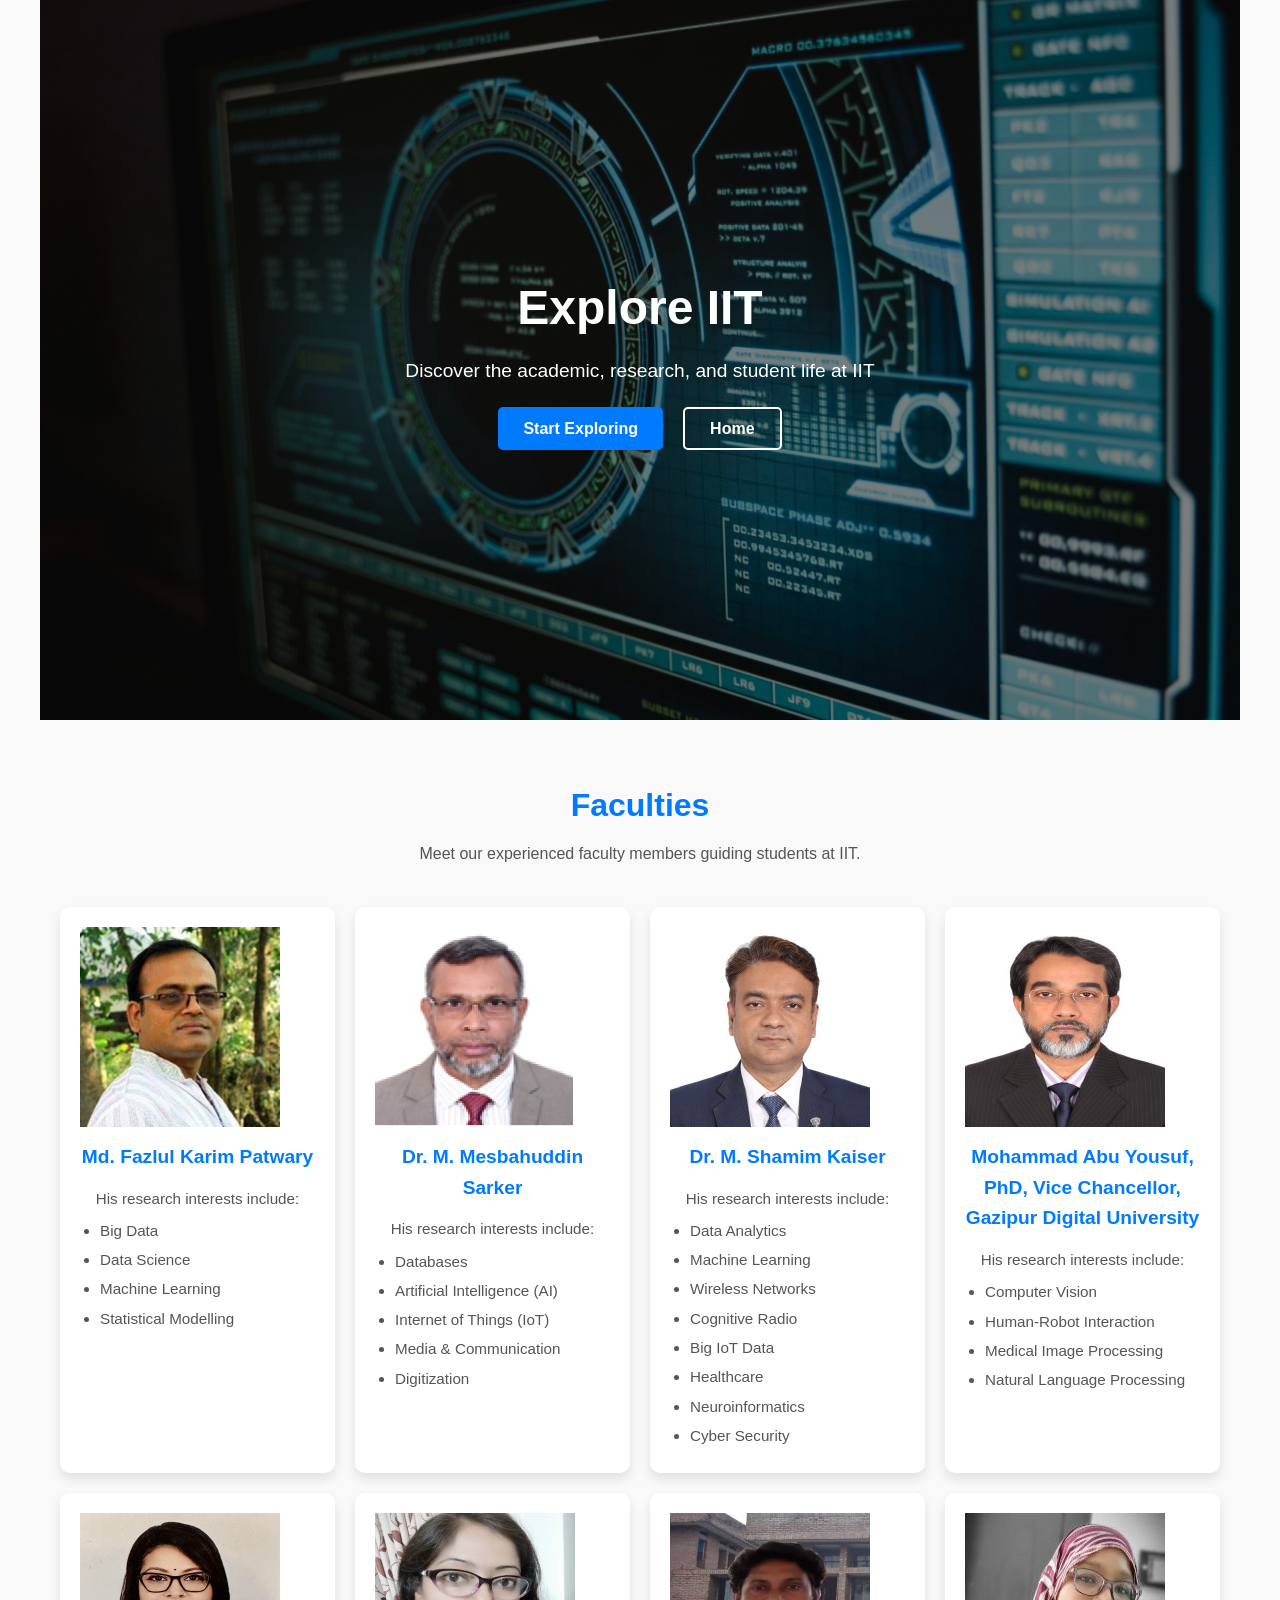
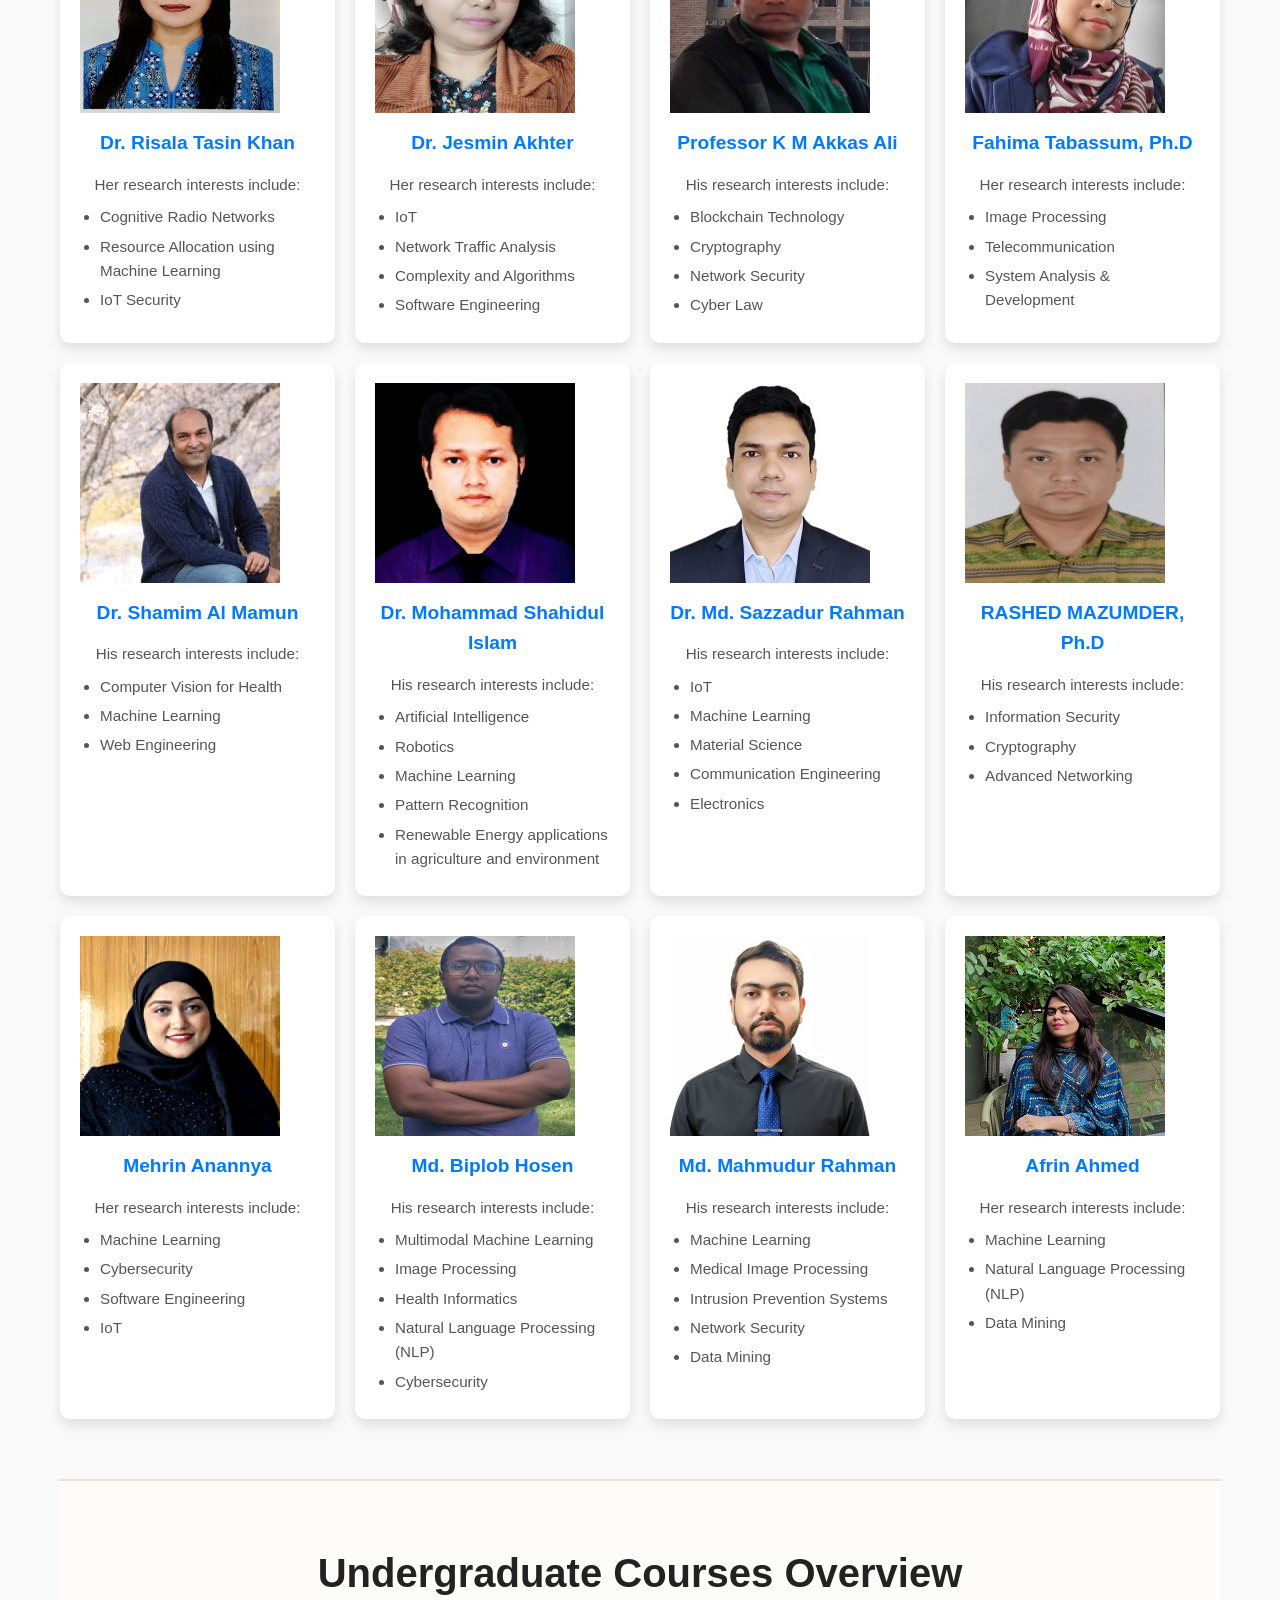
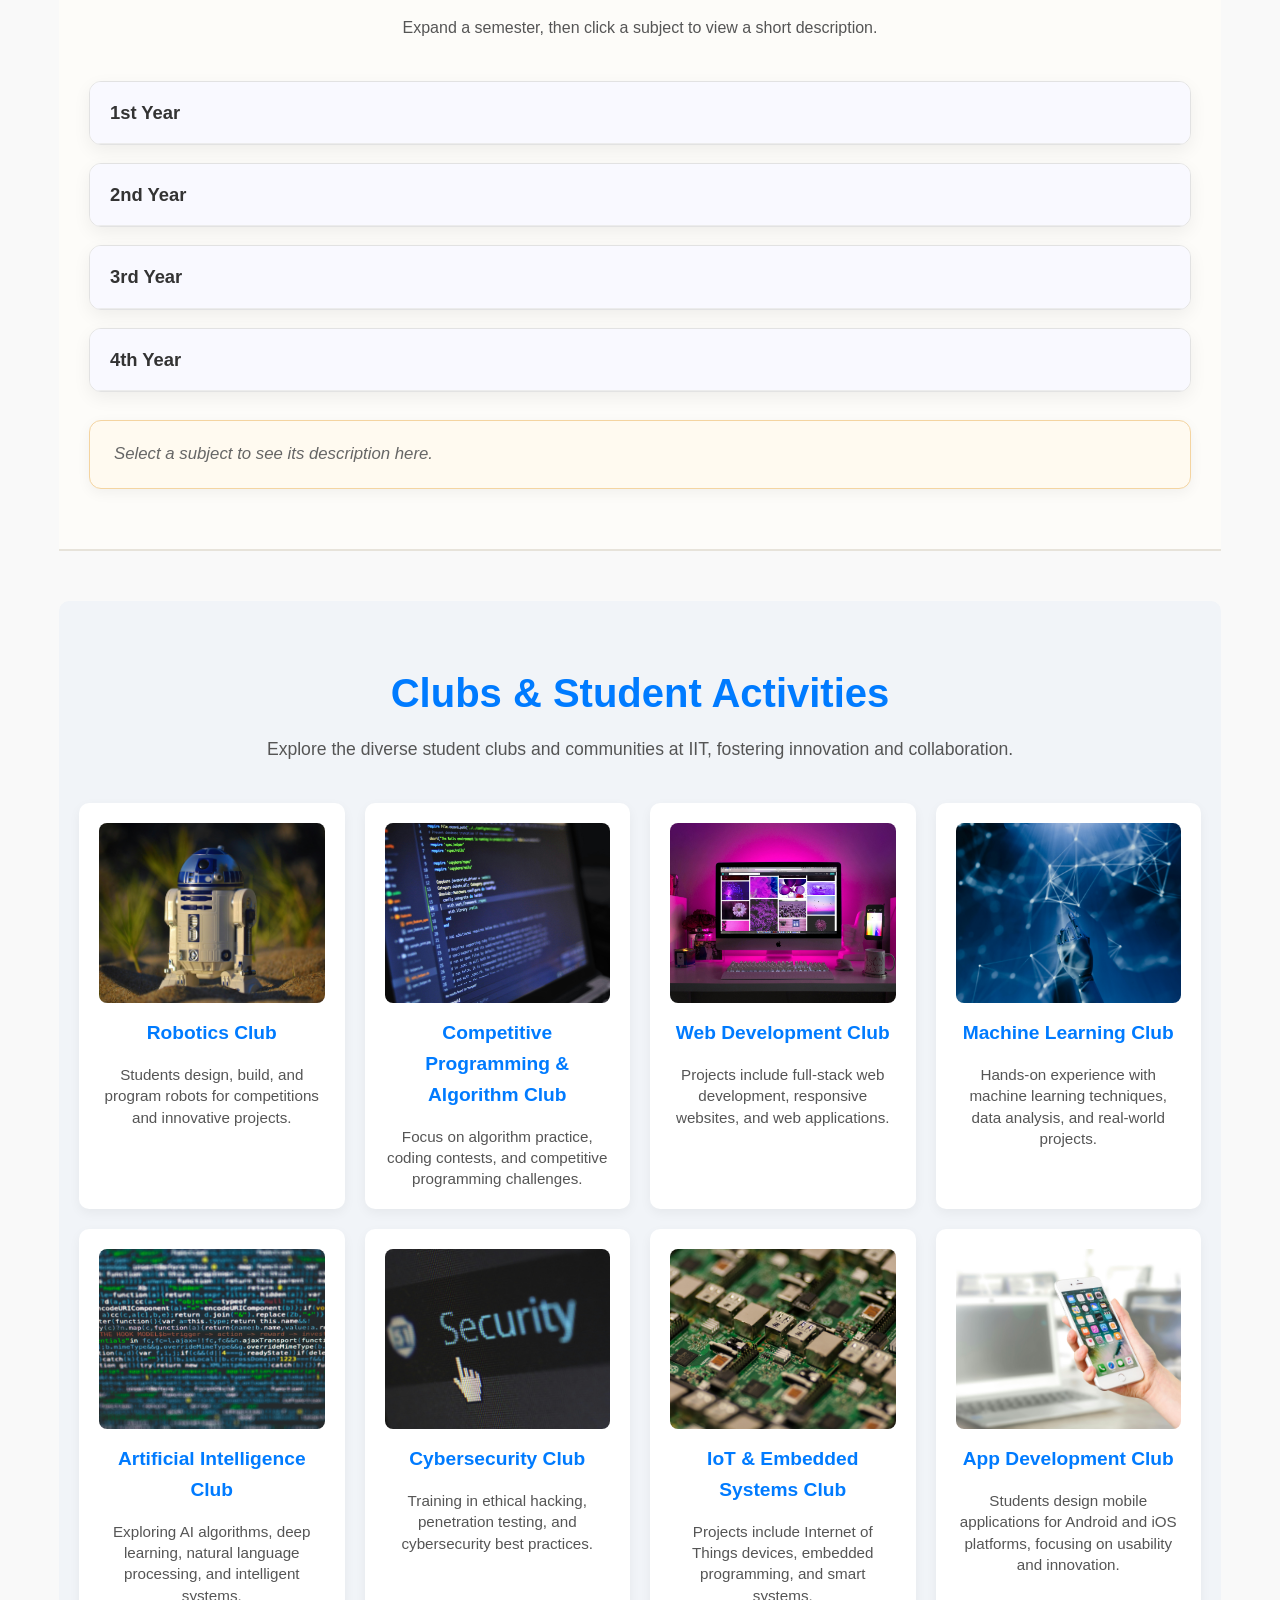
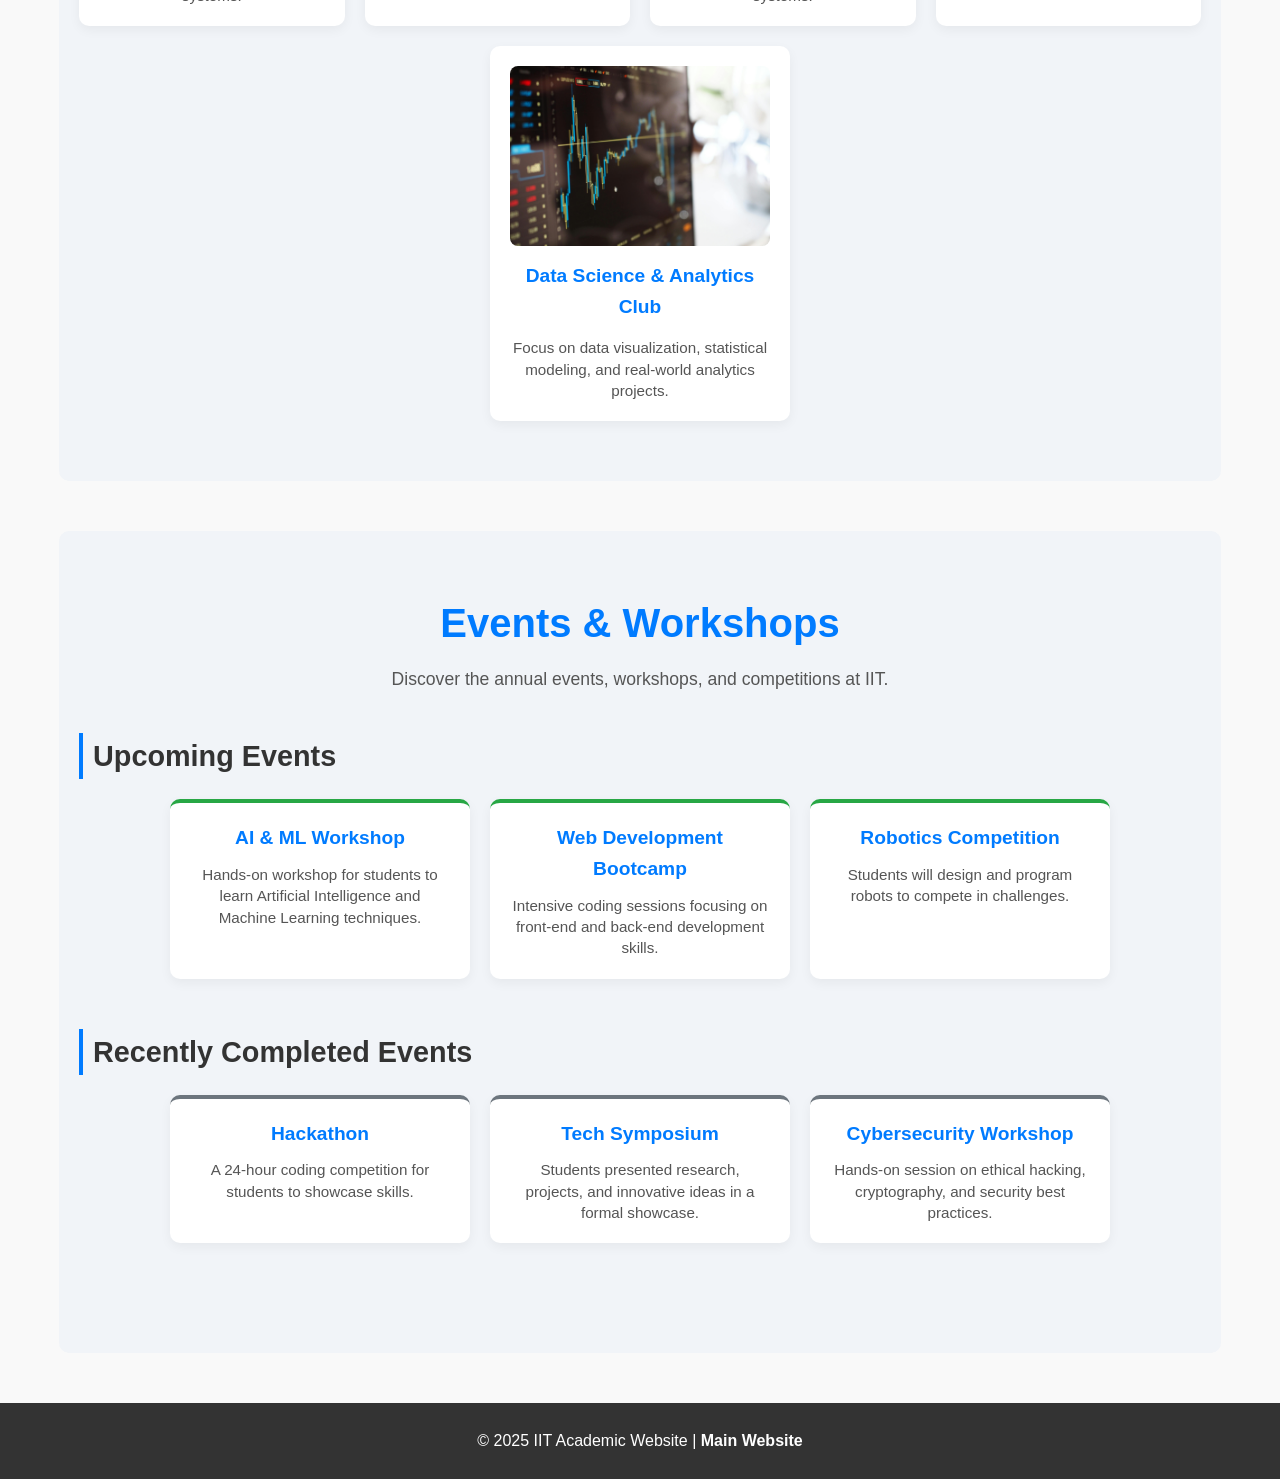
<file: Explore/index.html>
<!DOCTYPE html>
<html lang="en">
  <head>
    <meta charset="UTF-8" />
    <meta name="viewport" content="width=device-width, initial-scale=1.0" />
    <title>Explore IIT</title>
    <link rel="stylesheet" href="style.css" />
    <link rel="stylesheet" href="script.js" />
  </head>
  <body>
    <!-- ====== Hero Section ====== -->
    <section id="hero" aria-label="Hero Section">
      <div class="hero-content">
        <h1>Explore IIT</h1>
        <p>Discover the academic, research, and student life at IIT</p>
        <div class="hero-buttons">
          <!-- Scroll to Faculties Section -->
          <button
            onclick="window.scrollTo({ top: document.getElementById('faculties').offsetTop, behavior: 'smooth' })"
          >
            Start Exploring
          </button>
          <!-- Back to Main Website -->
          <a href="../Home/index.html" class="home-btn"> Home </a>
        </div>
      </div>
    </section>

    <!-- ====== Faculties Section ====== -->
    <section id="faculties" aria-label="Faculties">
      <header>
        <h2>Faculties</h2>
        <p>Meet our experienced faculty members guiding students at IIT.</p>
      </header>
      <div class="cards">
        <article class="card">
          <img src="images/patwary.jpeg" alt="Faculty Member 1" />
          <h3>Md. Fazlul Karim Patwary</h3>
          <p>His research interests include:</p>
          <ul>
            <li>Big Data</li>
            <li>Data Science</li>
            <li>Machine Learning</li>
            <li>Statistical Modelling</li>
          </ul>
        </article>

        <article class="card">
          <img src="images/mesba.png" alt="Faculty Member 2" />
          <h3>Dr. M. Mesbahuddin Sarker</h3>
          <p>His research interests include:</p>
          <ul>
            <li>Databases</li>
            <li>Artificial Intelligence (AI)</li>
            <li>Internet of Things (IoT)</li>
            <li>Media & Communication</li>
            <li>Digitization</li>
          </ul>
        </article>

        <article class="card">
          <img src="images/kaiser.jpg" alt="Faculty Member 3" />
          <h3>Dr. M. Shamim Kaiser</h3>
          <p>His research interests include:</p>
          <ul>
            <li>Data Analytics</li>
            <li>Machine Learning</li>
            <li>Wireless Networks</li>
            <li>Cognitive Radio</li>
            <li>Big IoT Data</li>
            <li>Healthcare</li>
            <li>Neuroinformatics</li>
            <li>Cyber Security</li>
          </ul>
        </article>

        <article class="card">
          <img src="images/yousuf.jpg" alt="Faculty Member 4" />
          <h3>
            Mohammad Abu Yousuf, PhD, Vice Chancellor, Gazipur Digital
            University
          </h3>
          <p>His research interests include:</p>
          <ul>
            <li>Computer Vision</li>
            <li>Human-Robot Interaction</li>
            <li>Medical Image Processing</li>
            <li>Natural Language Processing</li>
          </ul>
        </article>
        <article class="card">
          <img src="images/risala.jpg" alt="Faculty Member 5" />
          <h3>Dr. Risala Tasin Khan</h3>
          <p>Her research interests include:</p>
          <ul>
            <li>Cognitive Radio Networks</li>
            <li>Resource Allocation using Machine Learning</li>
            <li>IoT Security</li>
          </ul>
        </article>

        <article class="card">
          <img src="images/jesmin.jpeg" alt="Faculty Member 6" />
          <h3>Dr. Jesmin Akhter</h3>
          <p>Her research interests include:</p>
          <ul>
            <li>IoT</li>
            <li>Network Traffic Analysis</li>
            <li>Complexity and Algorithms</li>
            <li>Software Engineering</li>
          </ul>
        </article>

        <article class="card">
          <img src="images/akkas.jpg" alt="Faculty Member 7" />
          <h3>Professor K M Akkas Ali</h3>
          <p>His research interests include:</p>
          <ul>
            <li>Blockchain Technology</li>
            <li>Cryptography</li>
            <li>Network Security</li>
            <li>Cyber Law</li>
          </ul>
        </article>

        <article class="card">
          <img src="images/fahima.jpg" alt="Faculty Member 8" />
          <h3>Fahima Tabassum, Ph.D</h3>
          <p>Her research interests include:</p>
          <ul>
            <li>Image Processing</li>
            <li>Telecommunication</li>
            <li>System Analysis & Development</li>
          </ul>
        </article>

        <article class="card">
          <img src="images/shamim.jpg" alt="Faculty Member 9" />
          <h3>Dr. Shamim Al Mamun</h3>
          <p>His research interests include:</p>
          <ul>
            <li>Computer Vision for Health</li>
            <li>Machine Learning</li>
            <li>Web Engineering</li>
          </ul>
        </article>

        <article class="card">
          <img src="images/shahidul.jpg" alt="Faculty Member 10" />
          <h3>Dr. Mohammad Shahidul Islam</h3>
          <p>His research interests include:</p>
          <ul>
            <li>Artificial Intelligence</li>
            <li>Robotics</li>
            <li>Machine Learning</li>
            <li>Pattern Recognition</li>
            <li>
              Renewable Energy applications in agriculture and environment
            </li>
          </ul>
        </article>

        <article class="card">
          <img src="images/sazzad.jpg" alt="Faculty Member 11" />
          <h3>Dr. Md. Sazzadur Rahman</h3>
          <p>His research interests include:</p>
          <ul>
            <li>IoT</li>
            <li>Machine Learning</li>
            <li>Material Science</li>
            <li>Communication Engineering</li>
            <li>Electronics</li>
          </ul>
        </article>

        <article class="card">
          <img src="images/rashed.jpg" alt="Faculty Member 12" />
          <h3>RASHED MAZUMDER, Ph.D</h3>
          <p>His research interests include:</p>
          <ul>
            <li>Information Security</li>
            <li>Cryptography</li>
            <li>Advanced Networking</li>
          </ul>
        </article>

        <article class="card">
          <img src="images/anannya.png" alt="Faculty Member 13" />
          <h3>Mehrin Anannya</h3>
          <p>Her research interests include:</p>
          <ul>
            <li>Machine Learning</li>
            <li>Cybersecurity</li>
            <li>Software Engineering</li>
            <li>IoT</li>
          </ul>
        </article>

        <article class="card">
          <img src="images/biplob.jpg" alt="Faculty Member 14" />
          <h3>Md. Biplob Hosen</h3>
          <p>His research interests include:</p>
          <ul>
            <li>Multimodal Machine Learning</li>
            <li>Image Processing</li>
            <li>Health Informatics</li>
            <li>Natural Language Processing (NLP)</li>
            <li>Cybersecurity</li>
          </ul>
        </article>

        <article class="card">
          <img src="images/mahmudur.jpg" alt="Faculty Member 15" />
          <h3>Md. Mahmudur Rahman</h3>
          <p>His research interests include:</p>
          <ul>
            <li>Machine Learning</li>
            <li>Medical Image Processing</li>
            <li>Intrusion Prevention Systems</li>
            <li>Network Security</li>
            <li>Data Mining</li>
          </ul>
        </article>

        <article class="card">
          <img src="images/afrin.png" alt="Faculty Member 16" />
          <h3>Afrin Ahmed</h3>
          <p>Her research interests include:</p>
          <ul>
            <li>Machine Learning</li>
            <li>Natural Language Processing (NLP)</li>
            <li>Data Mining</li>
          </ul>
        </article>
      </div>
    </section>

    <section id="semester-section" aria-label="Year/Semester/Subjects">
      <header>
        <h2>Undergraduate Courses Overview</h2>
        <p>
          Expand a semester, then click a subject to view a short description.
        </p>
      </header>

      <!-- Year 1 -->
      <details id="year-1" class="year">
        <summary class="year__title">1st Year</summary>

        <div class="semesters">
          <!-- Semester 1 -->
          <details id="year-1-sem-1" class="semester">
            <summary class="semester__title">Semester 1</summary>
            <div class="subjects-card-grid">
              <div
                class="subject-card"
                data-title="Introduction to ICT"
                data-desc="Overview of computer systems, OS basics, networking concepts, and productivity tools."
              >
                <h3>Introduction to ICT</h3>
              </div>
              <div
                class="subject-card"
                data-title="Structured Programming Language"
                data-desc="Structured problem solving with C: control flow, functions, arrays, pointers, and file I/O."
              >
                <h3>Structured Programming Language</h3>
              </div>
              <div
                class="subject-card"
                data-title="Electrical Circuits"
                data-desc="DC/AC circuits, Ohm’s and Kirchhoff’s laws, basic components, and circuit analysis."
              >
                <h3>Electrical Circuits</h3>
              </div>
              <div
                class="subject-card"
                data-title="Physics"
                data-desc="Foundations of mechanics, waves, optics, and their engineering applications."
              >
                <h3>Physics</h3>
              </div>
              <div
                class="subject-card"
                data-title="Differential and Integral Calculus"
                data-desc="Limits, derivatives, integrals, and applications to rate, area, and optimization problems."
              >
                <h3>Differential and Integral Calculus</h3>
              </div>
              <div
                class="subject-card"
                data-title="Communicative English"
                data-desc="Academic reading, writing, presentations, and professional communication skills."
              >
                <h3>Communicative English</h3>
              </div>
            </div>
          </details>

          <!-- Semester 2 -->
          <details id="year-1-sem-2" class="semester">
            <summary class="semester__title">Semester 2</summary>
            <div class="subjects-card-grid">
              <div
                class="subject-card"
                data-title="Electronic Devices and Circuits"
                data-desc="Semiconductor basics, diodes, BJTs/MOSFETs, rectifiers, biasing, and amplifiers."
              >
                <h3>Electronic Devices and Circuits</h3>
              </div>
              <div
                class="subject-card"
                data-title="Object Oriented Programming"
                data-desc="OOP principles (classes, objects, inheritance, polymorphism) using C++/Java."
              >
                <h3>Object Oriented Programming</h3>
              </div>
              <div
                class="subject-card"
                data-title="Linear Algebra and Analytical Geometry"
                data-desc="Vectors, matrices, systems of equations, eigenvalues, and geometric transformations."
              >
                <h3>Linear Algebra and Analytical Geometry</h3>
              </div>
              <div
                class="subject-card"
                data-title="Discrete Mathematics"
                data-desc="Logic, sets, functions, combinatorics, relations, and graph theory fundamentals."
              >
                <h3>Discrete Mathematics</h3>
              </div>
              <div
                class="subject-card"
                data-title="Bangladesh Studies"
                data-desc="History, society, culture, constitution, and contemporary development context."
              >
                <h3>Bangladesh Studies</h3>
              </div>
            </div>
          </details>
        </div>
      </details>

      <!-- Year 2 -->
      <details id="year-2" class="year">
        <summary class="year__title">2nd Year</summary>
        <div class="semesters">
          <!-- Semester 1 -->
          <details id="year-2-sem-1" class="semester">
            <summary class="semester__title">Semester 1</summary>
            <div class="subjects-card-grid">
              <div
                class="subject-card"
                data-title="Data Structures"
                data-desc="Study of arrays, stacks, queues, linked lists, trees, and graphs with algorithms."
              >
                <h3>Data Structures</h3>
              </div>
              <div
                class="subject-card"
                data-title="Digital Logic Design"
                data-desc="Boolean algebra, combinational and sequential circuits, flip-flops, counters, and memory."
              >
                <h3>Digital Logic Design</h3>
              </div>
              <div
                class="subject-card"
                data-title="Numerical Analysis"
                data-desc="Numerical solutions for equations, interpolation, differentiation, integration, and ODEs."
              >
                <h3>Numerical Analysis</h3>
              </div>
              <div
                class="subject-card"
                data-title="Statistics and Probability for Engineers"
                data-desc="Probability distributions, hypothesis testing, regression, and reliability analysis."
              >
                <h3>Statistics and Probability for Engineers</h3>
              </div>
              <div
                class="subject-card"
                data-title="Data Communication"
                data-desc="Transmission media, modulation, encoding, error detection, and data link control."
              >
                <h3>Data Communication</h3>
              </div>
              <div
                class="subject-card"
                data-title="Internet and Web Technology Lab"
                data-desc="Hands-on experience with HTML, CSS, JavaScript, and basic web application development."
              >
                <h3>Internet and Web Technology Lab</h3>
              </div>
            </div>
          </details>

          <!-- Semester 2 -->
          <details id="year-2-sem-2" class="semester">
            <summary class="semester__title">Semester 2</summary>
            <div class="subjects-card-grid">
              <div
                class="subject-card"
                data-title="Algorithm Analysis and Design"
                data-desc="Design and analysis of algorithms: sorting, searching, divide-and-conquer, greedy, dynamic programming."
              >
                <h3>Algorithm Analysis and Design</h3>
              </div>
              <div
                class="subject-card"
                data-title="Database Management System"
                data-desc="Database models, SQL, normalization, indexing, and transaction management."
              >
                <h3>Database Management System</h3>
              </div>
              <div
                class="subject-card"
                data-title="Analog and Digital Communication"
                data-desc="AM/FM modulation, digital encoding, multiplexing, and communication systems."
              >
                <h3>Analog and Digital Communication</h3>
              </div>
              <div
                class="subject-card"
                data-title="Matrices, Vector, Fourier Analysis and Laplace Transforms"
                data-desc="Linear algebra applications, vector calculus, Fourier analysis, and Laplace transforms."
              >
                <h3>
                  Matrices, Vector, Fourier Analysis and Laplace Transforms
                </h3>
              </div>
              <div
                class="subject-card"
                data-title="Financial and Managerial Accounting"
                data-desc="Principles of financial statements, cost analysis, budgeting, and managerial decision-making."
              >
                <h3>Financial and Managerial Accounting</h3>
              </div>
            </div>
          </details>
        </div>
      </details>

      <!-- Year 3 -->
      <details id="year-3" class="year">
        <summary class="year__title">3rd Year</summary>
        <div class="semesters">
          <!-- Semester 1 -->
          <details id="year-3-sem-1" class="semester">
            <summary class="semester__title">Semester 1</summary>
            <div class="subjects-card-grid">
              <div
                class="subject-card"
                data-title="Operating System"
                data-desc="Concepts of OS, processes, threads, scheduling, memory and file management."
              >
                <h3>Operating System</h3>
              </div>
              <div
                class="subject-card"
                data-title="Computer Networks"
                data-desc="Networking models, protocols, TCP/IP, routing, switching, and network security basics."
              >
                <h3>Computer Networks</h3>
              </div>
              <div
                class="subject-card"
                data-title="ICT Business Analytics and Data Visualization"
                data-desc="Techniques for analyzing business data and visualizing insights using ICT tools."
              >
                <h3>ICT Business Analytics and Data Visualization</h3>
              </div>
              <div
                class="subject-card"
                data-title="Information and Data Security"
                data-desc="Cryptography, authentication, access control, and data protection methods."
              >
                <h3>Information and Data Security</h3>
              </div>
              <div
                class="subject-card"
                data-title="Principles of Economics"
                data-desc="Microeconomics and macroeconomics fundamentals, supply-demand, market structures, and economic decision-making."
              >
                <h3>Principles of Economics</h3>
              </div>
            </div>
          </details>

          <!-- Semester 2 -->
          <details id="year-3-sem-2" class="semester">
            <summary class="semester__title">Semester 2</summary>
            <div class="subjects-card-grid">
              <div
                class="subject-card"
                data-title="Software Engineering"
                data-desc="Software development life cycle, requirements analysis, design, testing, and maintenance."
              >
                <h3>Software Engineering</h3>
              </div>
              <div
                class="subject-card"
                data-title="Computer Architecture and Microprocessor"
                data-desc="CPU design, memory hierarchy, instruction sets, and microprocessor interfacing."
              >
                <h3>Computer Architecture and Microprocessor</h3>
              </div>
              <div
                class="subject-card"
                data-title="Signals and Systems"
                data-desc="Continuous and discrete signals, system properties, convolution, and frequency analysis."
              >
                <h3>Signals and Systems</h3>
              </div>
              <div
                class="subject-card"
                data-title="Server Administration and Management"
                data-desc="Server setup, configuration, monitoring, security, and maintenance tasks."
              >
                <h3>Server Administration and Management</h3>
              </div>
              <div
                class="subject-card"
                data-title="Smart Sensors and Internet of Things"
                data-desc="IoT architecture, smart sensors, data acquisition, communication, and applications."
              >
                <h3>Smart Sensors and Internet of Things</h3>
              </div>
            </div>
          </details>
        </div>
      </details>

      <!-- Year 4 -->
      <details id="year-4" class="year">
        <summary class="year__title">4th Year</summary>
        <div class="semesters">
          <!-- Semester 1 -->
          <details id="year-4-sem-1" class="semester">
            <summary class="semester__title">Semester 1</summary>
            <div class="subjects-card-grid">
              <div
                class="subject-card"
                data-title="Internship"
                data-desc="18-credit hands-on internship experience in an industry or research organization."
              >
                <h3>Internship</h3>
              </div>
              <div
                class="subject-card"
                data-title="Digital Signal Processing"
                data-desc="Fundamentals of DSP, signal transformation, filtering, and practical applications."
              >
                <h3>Digital Signal Processing</h3>
              </div>
              <div
                class="subject-card"
                data-title="Digital Signal Processing Lab"
                data-desc="Hands-on lab for DSP, implementing algorithms and experiments."
              >
                <h3>Digital Signal Processing Lab</h3>
              </div>
              <div
                class="subject-card"
                data-title="Mobile Application Development"
                data-desc="Design and development of mobile applications for iOS and Android platforms."
              >
                <h3>Mobile Application Development</h3>
              </div>
              <div
                class="subject-card"
                data-title="Mobile Application Development Lab"
                data-desc="Practical lab exercises for mobile app development projects."
              >
                <h3>Mobile Application Development Lab</h3>
              </div>
              <div
                class="subject-card"
                data-title="Cyber Security"
                data-desc="Principles of cybersecurity, threat detection, and defensive strategies."
              >
                <h3>Cyber Security</h3>
              </div>
              <div
                class="subject-card"
                data-title="Cryptography and Network Security"
                data-desc="Study of encryption, cryptographic protocols, and network security mechanisms."
              >
                <h3>Cryptography and Network Security</h3>
              </div>
              <div
                class="subject-card"
                data-title="Big Data Analytics and Application"
                data-desc="Techniques for analyzing and applying large-scale data sets."
              >
                <h3>Big Data Analytics and Application</h3>
              </div>
              <div
                class="subject-card"
                data-title="Optical Fiber Communication"
                data-desc="Principles of optical fibers, transmission, and communication systems."
              >
                <h3>Optical Fiber Communication</h3>
              </div>
              <div
                class="subject-card"
                data-title="IT Professional and Ethics"
                data-desc="Ethical principles, professional conduct, and IT industry standards."
              >
                <h3>IT Professional and Ethics</h3>
              </div>
              <div
                class="subject-card"
                data-title="IT Project and Service Management"
                data-desc="Managing IT projects, services, and resource planning."
              >
                <h3>IT Project and Service Management</h3>
              </div>
              <div
                class="subject-card"
                data-title="IT Risk Management"
                data-desc="Identifying, assessing, and mitigating IT-related risks."
              >
                <h3>IT Risk Management</h3>
              </div>
            </div>
          </details>

          <!-- Semester 2 -->
          <details id="year-4-sem-2" class="semester">
            <summary class="semester__title">Semester 2</summary>
            <div class="subjects-card-grid">
              <div
                class="subject-card"
                data-title="Artificial Intelligence"
                data-desc="Fundamentals of AI, machine reasoning, problem-solving, and knowledge representation."
              >
                <h3>Artificial Intelligence</h3>
              </div>
              <div
                class="subject-card"
                data-title="Parallel and Distributed System"
                data-desc="Design and analysis of parallel algorithms and distributed computing systems."
              >
                <h3>Parallel and Distributed System</h3>
              </div>
              <div
                class="subject-card"
                data-title="Wireless and Cellular Networks"
                data-desc="Wireless communication principles, cellular architectures, and network protocols."
              >
                <h3>Wireless and Cellular Networks</h3>
              </div>
              <div
                class="subject-card"
                data-title="Option II Course 1"
                data-desc="Selected course from Option II group."
              >
                <h3>Option II Course 1</h3>
              </div>
              <div
                class="subject-card"
                data-title="Option II Course 2"
                data-desc="Selected course from Option II group."
              >
                <h3>Option II Course 2</h3>
              </div>
              <div
                class="subject-card"
                data-title="Artificial Intelligence Lab"
                data-desc="Practical lab exercises implementing AI algorithms and projects."
              >
                <h3>Artificial Intelligence Lab</h3>
              </div>
              <div
                class="subject-card"
                data-title="Research Project"
                data-desc="Independent research project, report writing, and presentation."
              >
                <h3>Research Project</h3>
              </div>
            </div>
          </details>
        </div>
      </details>

      <!-- Description output -->
      <div id="subject-description" class="description-box">
        <em>Select a subject to see its description here.</em>
      </div>
    </section>

    <!-- ====== Clubs Section ====== -->
    <section id="clubs" aria-label="Clubs & Student Activities">
      <header>
        <h2>Clubs & Student Activities</h2>
        <p>
          Explore the diverse student clubs and communities at IIT, fostering
          innovation and collaboration.
        </p>
      </header>
      <div class="cards">
        <article class="card">
          <img src="images/robotics.jpg" alt="Robotics Club" />
          <h3>Robotics Club</h3>
          <p>
            Students design, build, and program robots for competitions and
            innovative projects.
          </p>
        </article>
        <article class="card">
          <img
            src="images/programming.jpg"
            alt="Competitive Programming & Algorithm Club"
          />
          <h3>Competitive Programming & Algorithm Club</h3>
          <p>
            Focus on algorithm practice, coding contests, and competitive
            programming challenges.
          </p>
        </article>
        <article class="card">
          <img src="images/web.jpg" alt="Web Development Club" />
          <h3>Web Development Club</h3>
          <p>
            Projects include full-stack web development, responsive websites,
            and web applications.
          </p>
        </article>
        <article class="card">
          <img src="images/ml.jpg" alt="Machine Learning Club" />
          <h3>Machine Learning Club</h3>
          <p>
            Hands-on experience with machine learning techniques, data analysis,
            and real-world projects.
          </p>
        </article>
        <article class="card">
          <img src="images/ai.jpg" alt="Artificial Intelligence Club" />
          <h3>Artificial Intelligence Club</h3>
          <p>
            Exploring AI algorithms, deep learning, natural language processing,
            and intelligent systems.
          </p>
        </article>
        <article class="card">
          <img src="images/cs.jpg" alt="Cybersecurity Club" />
          <h3>Cybersecurity Club</h3>
          <p>
            Training in ethical hacking, penetration testing, and cybersecurity
            best practices.
          </p>
        </article>
        <article class="card">
          <img src="images/IoT.jpg" alt="IoT & Embedded Systems Club" />
          <h3>IoT & Embedded Systems Club</h3>
          <p>
            Projects include Internet of Things devices, embedded programming,
            and smart systems.
          </p>
        </article>
        <article class="card">
          <img src="images/ad.jpg" alt="App Development Club" />
          <h3>App Development Club</h3>
          <p>
            Students design mobile applications for Android and iOS platforms,
            focusing on usability and innovation.
          </p>
        </article>
        <article class="card">
          <img src="images/dsa.jpg" alt="Data Science & Analytics Club" />
          <h3>Data Science & Analytics Club</h3>
          <p>
            Focus on data visualization, statistical modeling, and real-world
            analytics projects.
          </p>
        </article>
      </div>
    </section>

    <!-- ====== Events Section ====== -->
    <section id="events" aria-label="Events & Workshops">
      <header>
        <h2>Events & Workshops</h2>
        <p>Discover the annual events, workshops, and competitions at IIT.</p>
      </header>

      <!-- Upcoming Events -->
      <div class="events-category">
        <h3>Upcoming Events</h3>
        <div class="cards">
          <article class="card">
            <h4>AI & ML Workshop</h4>
            <p>
              Hands-on workshop for students to learn Artificial Intelligence
              and Machine Learning techniques.
            </p>
          </article>
          <article class="card">
            <h4>Web Development Bootcamp</h4>
            <p>
              Intensive coding sessions focusing on front-end and back-end
              development skills.
            </p>
          </article>
          <article class="card">
            <h4>Robotics Competition</h4>
            <p>
              Students will design and program robots to compete in challenges.
            </p>
          </article>
        </div>
      </div>

      <!-- Recently Completed Events -->
      <div class="events-category">
        <h3>Recently Completed Events</h3>
        <div class="cards">
          <article class="card">
            <h4>Hackathon</h4>
            <p>A 24-hour coding competition for students to showcase skills.</p>
          </article>
          <article class="card">
            <h4>Tech Symposium</h4>
            <p>
              Students presented research, projects, and innovative ideas in a
              formal showcase.
            </p>
          </article>
          <article class="card">
            <h4>Cybersecurity Workshop</h4>
            <p>
              Hands-on session on ethical hacking, cryptography, and security
              best practices.
            </p>
          </article>
        </div>
      </div>
    </section>

    <!-- ====== Footer ====== -->
    <footer aria-label="Footer">
      <p>
        &copy; 2025 IIT Academic Website |
        <a href="https://iitju.edu.bd/" target="_blank">Main Website</a>
      </p>
    </footer>

    <script src="script.js"></script>
  </body>
</html>
</file>
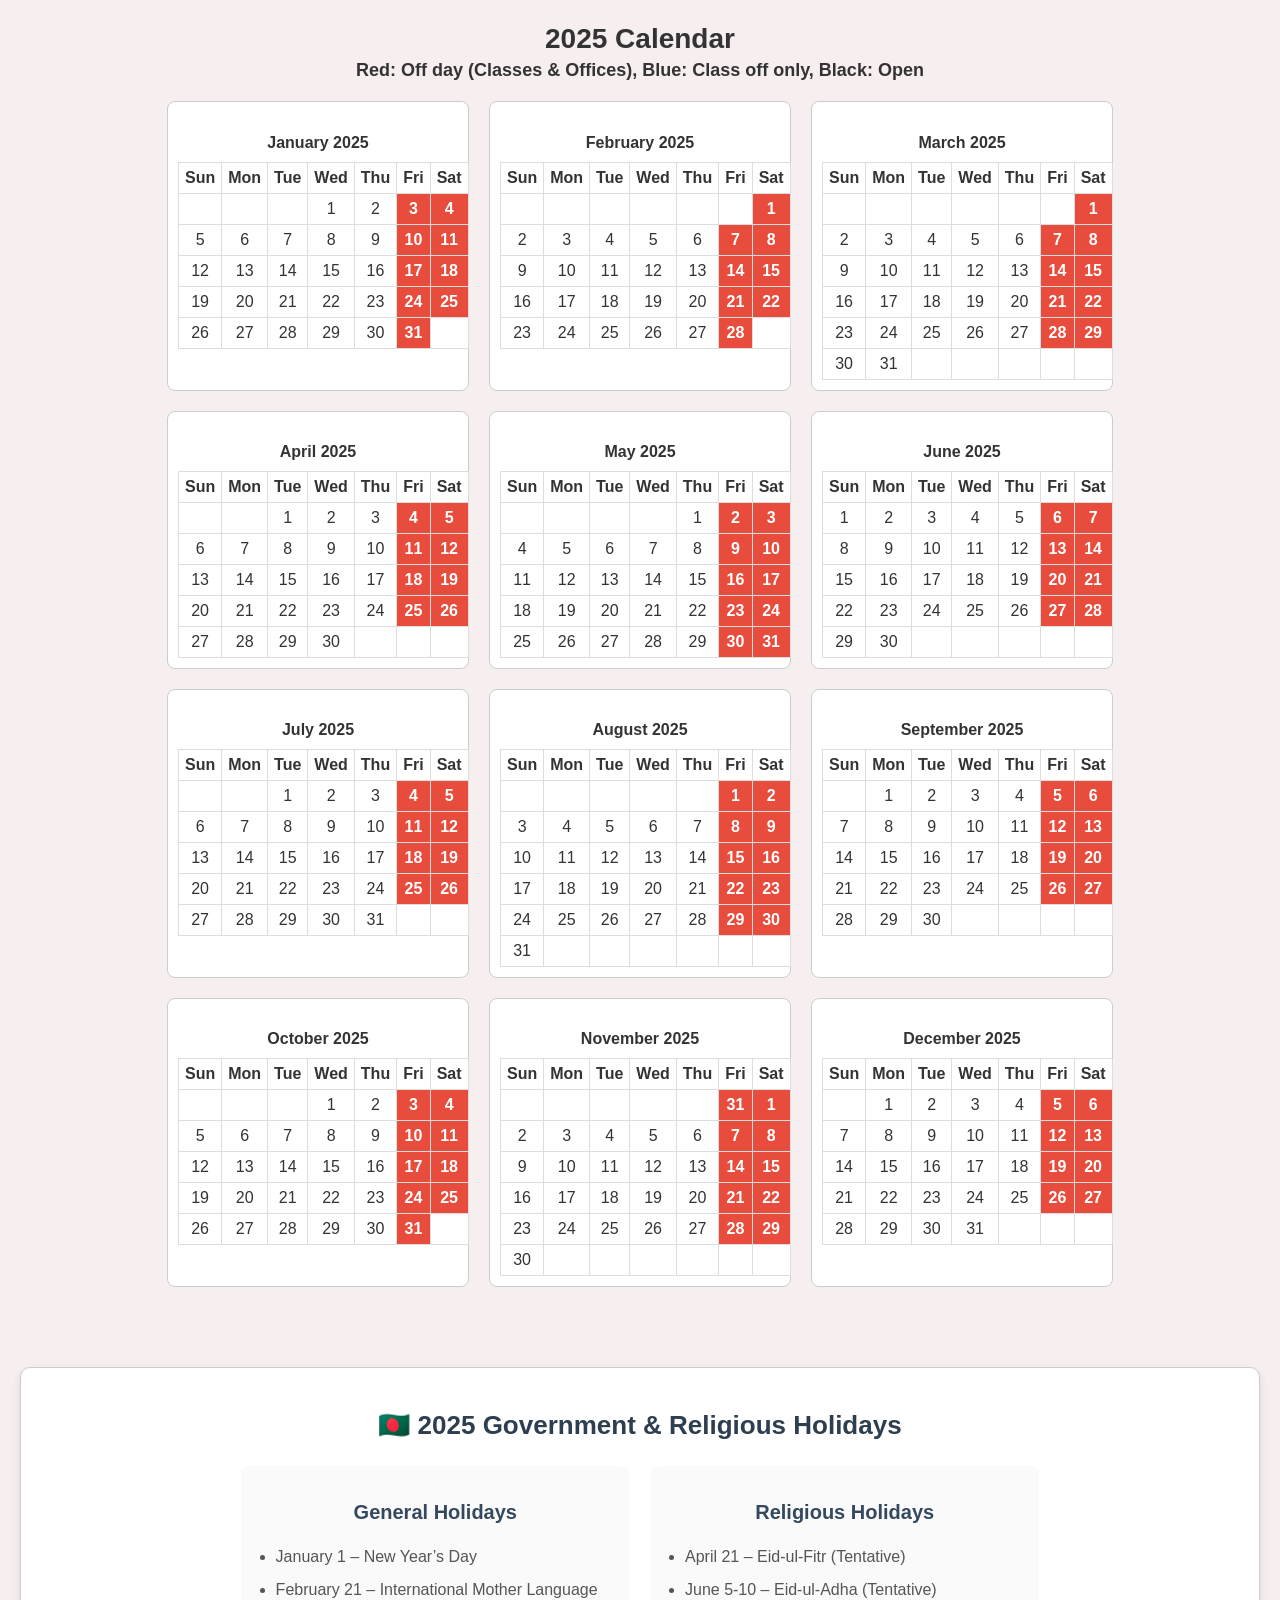
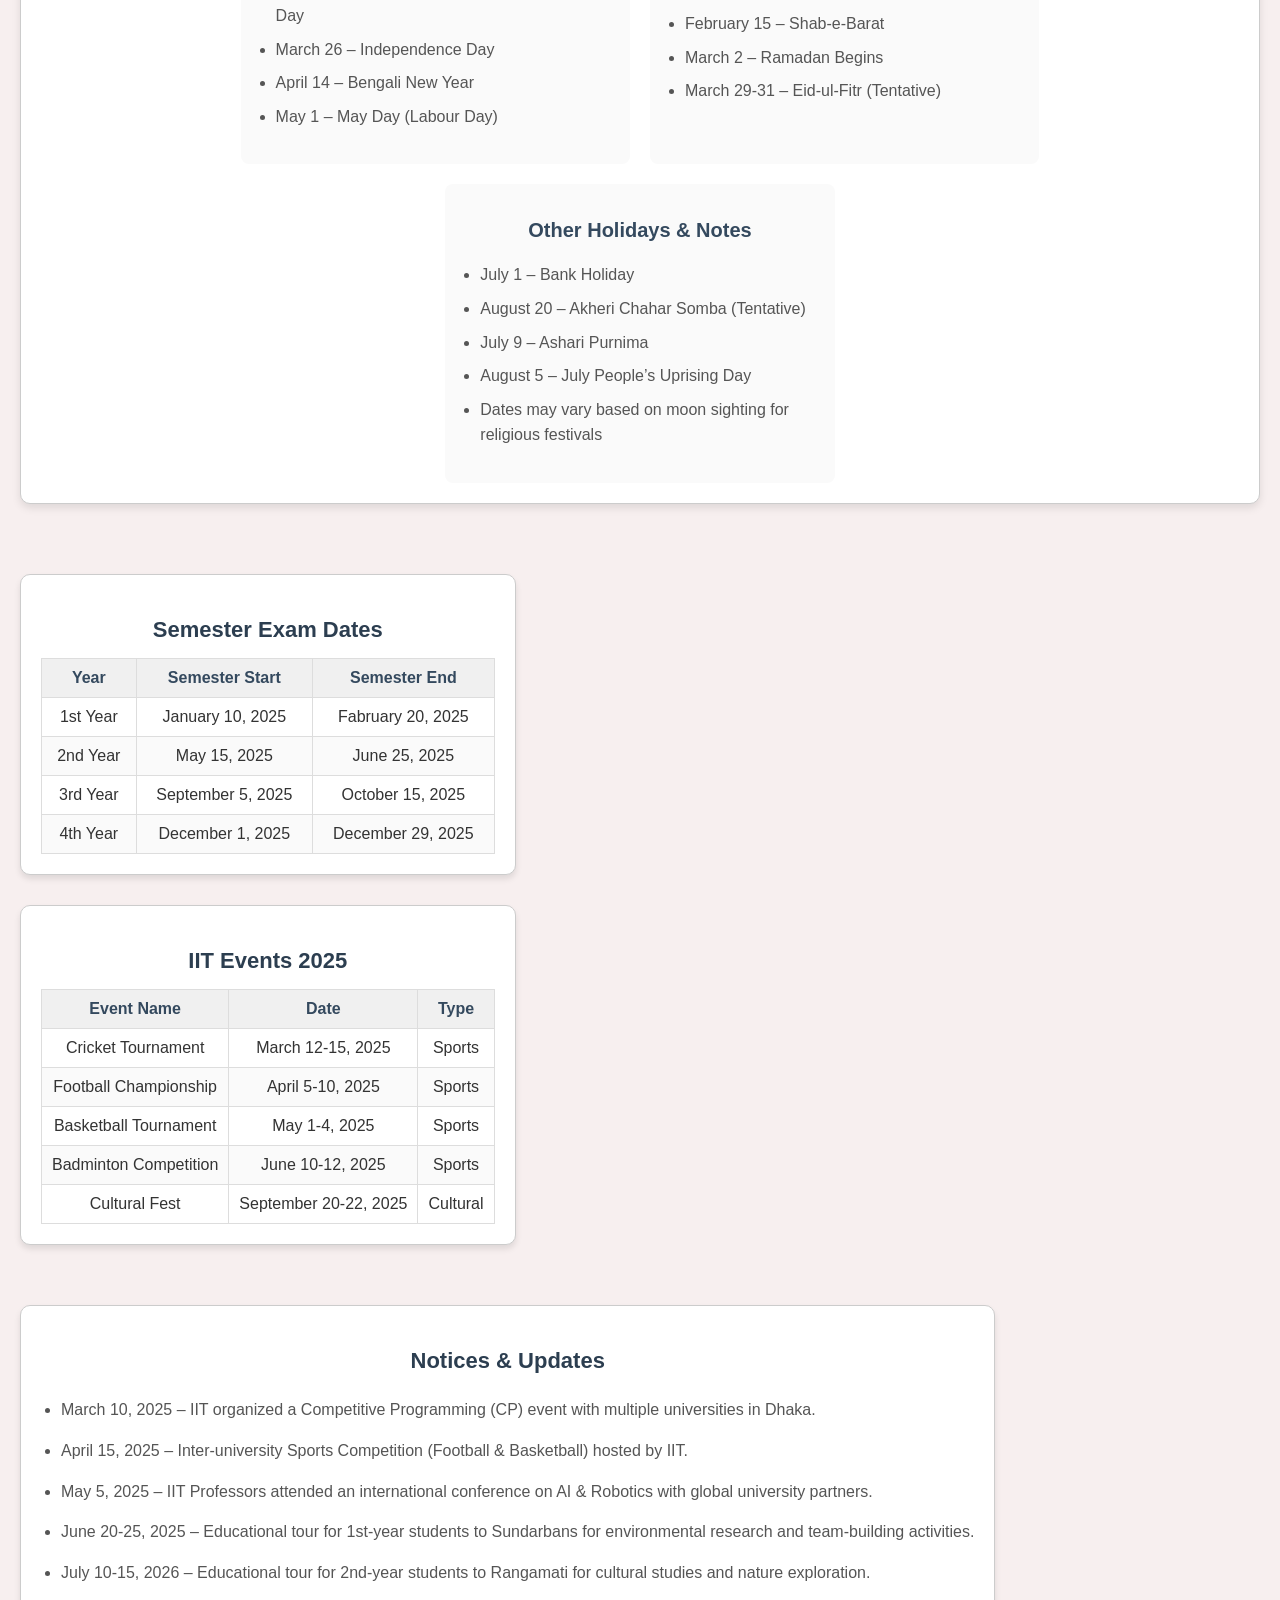
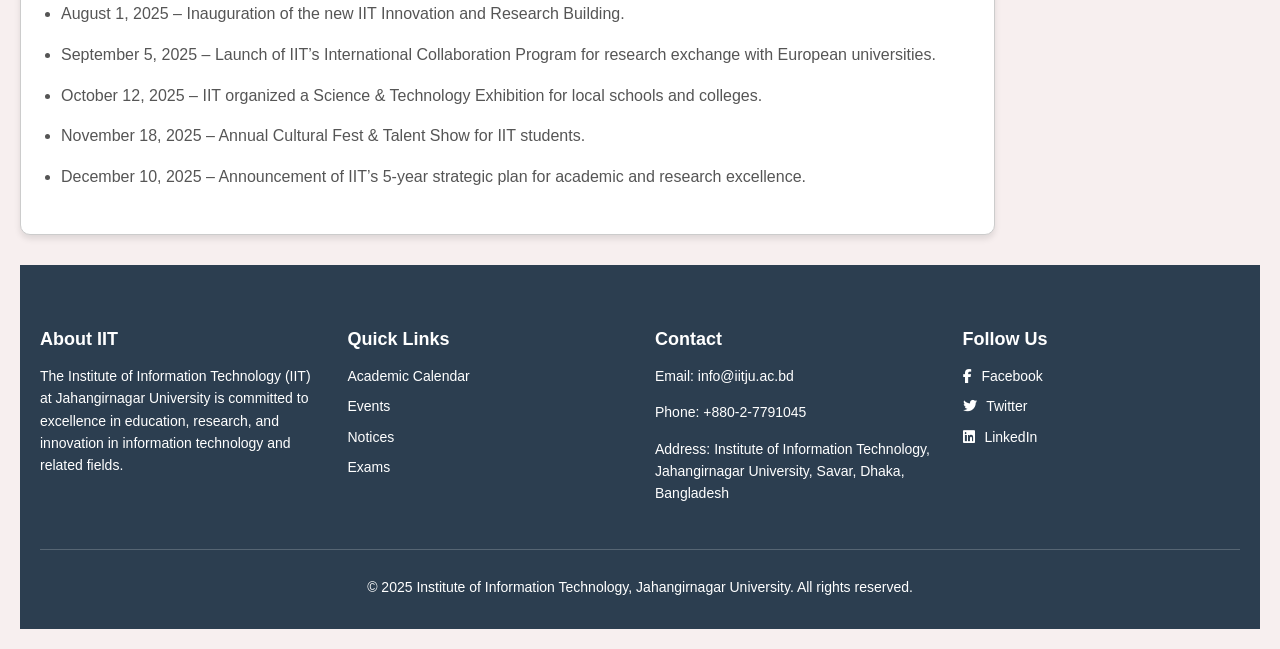
<file: View Academic Calendar/index.html>
<!DOCTYPE html>
<html lang="en">
<head>
    <meta charset="UTF-8">
    <meta name="viewport" content="width=device-width, initial-scale=1.0">
    <title>Academic Calendar 2025</title>
    <link rel="stylesheet" href="style.css">
 
    <link
    rel="stylesheet"
    href="https://cdnjs.cloudflare.com/ajax/libs/font-awesome/6.5.0/css/all.min.css"
    integrity="sha512-yH1kzPzGz2jJv/3lVgZ6Z1RxJwBfjXk9p6+KmWokM1ZBLH0+KZnIb8sLVVdIx9JGf1/YO0m3uT2G9y1T1dQkg=="
    crossorigin="anonymous"
    referrerpolicy="no-referrer"
/>


    
    
</head>
<body>

    <!-- Main Container -->
    <div class="main-container">

        <!-- Left Side: Year Calendar -->
        <aside class="calendar-section">
            <h2 class="calendar-title">
    2025 Calendar <br>
    <span class="calendar-legend">
        Red: Off day (Classes & Offices), 
        Blue: Class off only, 
        Black: Open
    </span>
</h2>
            <div class="calendar-content">
                <!-- Placeholder for Calendar Months -->
                 <!-- January 2025 -->
<section class="month" aria-label="January 2025">
    <h4 class="month__title">January 2025</h4>
    <table class="calendar-table" role="grid" aria-readonly="true">
        <thead>
            <tr>
                <th>Sun</th>
                <th>Mon</th>
                <th>Tue</th>
                <th>Wed</th>
                <th>Thu</th>
                <th>Fri</th>
                <th>Sat</th>
            </tr>
        </thead>
        <tbody>
            <tr>
                <td></td> 
                <td></td>
                <td></td>
                <td>1</td> 
                <td>2</td> 
                <td class="off-red">3</td>
                <td class="off-red">4</td> 
            </tr>
            <tr>
                <td>5</td>
                <td>6</td>
                <td>7</td>
                <td>8</td>
                <td>9</td>
                <td class="off-red">10</td>
                <td class="off-red">11</td>
            </tr>
            <tr>
                <td>12</td>
                <td>13</td>
                <td>14</td>
                <td>15</td>
                <td>16</td>
                <td class="off-red">17</td>
                <td class="off-red">18</td>
            </tr>
            <tr>
                <td>19</td>
                <td>20</td>
                <td>21</td>
                <td>22</td>
                <td>23</td>
                <td class="off-red">24</td>
                <td class="off-red">25</td>
            </tr>
            <tr>
                <td>26</td>
                <td>27</td>
                <td>28</td>
                <td>29</td>
                <td>30</td>
                <td class="off-red">31</td>
                <td></td>
            </tr>
        </tbody>
    </table>
</section>


<!-- February 2025 -->

<section class="month" aria-label="February 2025">
    <h4 class="month__title">February 2025</h4>
    <table class="calendar-table" role="grid" aria-readonly="true">
        <thead>
            <tr>
                <th>Sun</th>
                <th>Mon</th>
                <th>Tue</th>
                <th>Wed</th>
                <th>Thu</th>
                <th>Fri</th>
                <th>Sat</th>
            </tr>
        </thead>
        <tbody>
            <tr>
                <td></td>
                <td></td>
                <td></td> 
                <td></td>
                <td></td> 
                <td></td>
                <td class="off-red">1</td>
            </tr>
            <tr>
                <td>2</td>
                <td>3</td>
                <td>4</td>
                <td>5</td>
                <td>6</td>
                <td class="off-red">7</td>
                <td class="off-red">8</td>
            </tr>
            <tr>
                <td>9</td>
                <td>10</td>
                <td>11</td>
                <td>12</td>
                <td>13</td>
                <td class="off-red">14</td>
                <td class="off-red">15</td>
            </tr>
            <tr>
                <td>16</td>
                <td>17</td>
                <td>18</td>
                <td>19</td>
                <td>20</td>
                <td class="off-red">21</td>
                <td class="off-red">22</td>
            </tr>
            <tr>
                <td>23</td>
                <td>24</td>
                <td>25</td>
                <td>26</td>
                <td>27</td>
                <td class="off-red">28</td>
                <td></td>
            </tr>
        </tbody>
    </table>
</section>


<!-- March 2025 -->
<section class="month" aria-label="March 2025">
    <h4 class="month__title">March 2025</h4>
    <table class="calendar-table" role="grid" aria-readonly="true">
        <thead>
            <tr>
                <th>Sun</th>
                <th>Mon</th>
                <th>Tue</th>
                <th>Wed</th>
                <th>Thu</th>
                <th>Fri</th>
                <th>Sat</th>
            </tr>
        </thead>
        <tbody>
            <tr>
                <td></td>
                <td></td> 
                <td></td> 
                <td></td> 
                <td></td> 
                <td></td> 
                <td class="off-red">1</td> 
            </tr>
            <tr>
                <td>2</td>
                <td>3</td>
                <td>4</td>
                <td>5</td>
                <td>6</td>
                <td class="off-red">7</td>
                <td class="off-red">8</td>
            </tr>
            <tr>
                <td>9</td>
                <td>10</td>
                <td>11</td>
                <td>12</td>
                <td>13</td>
                <td class="off-red">14</td>
                <td class="off-red">15</td>
            </tr>
            <tr>
                <td>16</td>
                <td>17</td>
                <td>18</td>
                <td>19</td>
                <td>20</td>
                <td class="off-red">21</td>
                <td class="off-red">22</td>
            </tr>
            <tr>
                <td>23</td>
                <td>24</td>
                <td>25</td>
                <td>26</td>
                <td>27</td>
                <td class="off-red">28</td>
                <td class="off-red">29</td>
            </tr>
            <tr>
                <td>30</td>
                <td>31</td>
                <td></td>
                <td></td>
                <td></td>
                <td></td>
                <td></td>
            </tr>
        </tbody>
    </table>
</section>


<!-- April 2025 -->
<section class="month" aria-label="April 2025">
    <h4 class="month__title">April 2025</h4>
    <table class="calendar-table" role="grid" aria-readonly="true">
        <thead>
            <tr>
                <th>Sun</th>
                <th>Mon</th>
                <th>Tue</th>
                <th>Wed</th>
                <th>Thu</th>
                <th>Fri</th>
                <th>Sat</th>
            </tr>
        </thead>
        <tbody>
            <tr>
                <td></td> 
                <td></td>
                <td>1</td> 
                <td>2</td>
                <td>3</td>
                <td class="off-red">4</td> 
                <td class="off-red">5</td> 
            </tr>
            <tr>
                <td>6</td>
                <td>7</td>
                <td>8</td>
                <td>9</td>
                <td>10</td>
                <td class="off-red">11</td>
                <td class="off-red">12</td>
            </tr>
            <tr>
                <td>13</td>
                <td>14</td>
                <td>15</td>
                <td>16</td>
                <td>17</td>
                <td class="off-red">18</td>
                <td class="off-red">19</td>
            </tr>
            <tr>
                <td>20</td>
                <td>21</td>
                <td>22</td>
                <td>23</td>
                <td>24</td>
                <td class="off-red">25</td>
                <td class="off-red">26</td>
            </tr>
            <tr>
                <td>27</td>
                <td>28</td>
                <td>29</td>
                <td>30</td>
                <td></td>
                <td></td>
                <td></td>
            </tr>
        </tbody>
    </table>
</section>


<!-- May 2025 -->
<section class="month" aria-label="May 2025">
    <h4 class="month__title">May 2025</h4>
    <table class="calendar-table" role="grid" aria-readonly="true">
        <thead>
            <tr>
                <th>Sun</th>
                <th>Mon</th>
                <th>Tue</th>
                <th>Wed</th>
                <th>Thu</th>
                <th>Fri</th>
                <th>Sat</th>
            </tr>
        </thead>
        <tbody>
            <tr>
                <td></td> 
                <td></td> 
                <td></td> 
                <td></td>
                <td>1</td>
                <td class="off-red">2</td>
                <td class="off-red">3</td> 
            </tr>
            <tr>
                <td>4</td>
                <td>5</td>
                <td>6</td>
                <td>7</td>
                <td>8</td>
                <td class="off-red">9</td>
                <td class="off-red">10</td>
            </tr>
            <tr>
                <td>11</td>
                <td>12</td>
                <td>13</td>
                <td>14</td>
                <td>15</td>
                <td class="off-red">16</td>
                <td class="off-red">17</td>
            </tr>
            <tr>
                <td>18</td>
                <td>19</td>
                <td>20</td>
                <td>21</td>
                <td>22</td>
                <td class="off-red">23</td>
                <td class="off-red">24</td>
            </tr>
            <tr>
                <td>25</td>
                <td>26</td>
                <td>27</td>
                <td>28</td>
                <td>29</td>
                <td class="off-red">30</td>
                <td class="off-red">31</td>
            </tr>
        </tbody>
    </table>
</section>



<!-- June 2025 -->
<section class="month" aria-label="June 2025">
    <h4 class="month__title">June 2025</h4>
    <table class="calendar-table" role="grid" aria-readonly="true">
        <thead>
            <tr>
                <th>Sun</th>
                <th>Mon</th>
                <th>Tue</th>
                <th>Wed</th>
                <th>Thu</th>
                <th>Fri</th>
                <th>Sat</th>
            </tr>
        </thead>
        <tbody>
            <tr>
                <td>1</td> 
                <td>2</td>
                <td>3</td>
                <td>4</td>
                <td>5</td>
                <td class="off-red">6</td> 
                <td class="off-red">7</td> 
            </tr>
            <tr>
                <td>8</td>
                <td>9</td>
                <td>10</td>
                <td>11</td>
                <td>12</td>
                <td class="off-red">13</td>
                <td class="off-red">14</td>
            </tr>
            <tr>
                <td>15</td>
                <td>16</td>
                <td>17</td>
                <td>18</td>
                <td>19</td>
                <td class="off-red">20</td>
                <td class="off-red">21</td>
            </tr>
            <tr>
                <td>22</td>
                <td>23</td>
                <td>24</td>
                <td>25</td>
                <td>26</td>
                <td class="off-red">27</td>
                <td class="off-red">28</td>
            </tr>
            <tr>
                <td>29</td>
                <td>30</td>
                <td></td>
                <td></td>
                <td></td>
                <td></td>
                <td></td>
            </tr>
        </tbody>
    </table>
</section>

<!-- July 2025 -->
<section class="month" aria-label="July 2025">
    <h4 class="month__title">July 2025</h4>
    <table class="calendar-table" role="grid" aria-readonly="true">
        <thead>
            <tr>
                <th>Sun</th>
                <th>Mon</th>
                <th>Tue</th>
                <th>Wed</th>
                <th>Thu</th>
                <th>Fri</th>
                <th>Sat</th>
            </tr>
        </thead>
        <tbody>
            <tr>
                <td></td> 
                <td></td> 
                <td>1</td> 
                <td>2</td>
                <td>3</td>
                <td class="off-red">4</td>
                <td class="off-red">5</td> 
            </tr>
            <tr>
                <td>6</td>
                <td>7</td>
                <td>8</td>
                <td>9</td>
                <td>10</td>
                <td class="off-red">11</td>
                <td class="off-red">12</td>
            </tr>
            <tr>
                <td>13</td>
                <td>14</td>
                <td>15</td>
                <td>16</td>
                <td>17</td>
                <td class="off-red">18</td>
                <td class="off-red">19</td>
            </tr>
            <tr>
                <td>20</td>
                <td>21</td>
                <td>22</td>
                <td>23</td>
                <td>24</td>
                <td class="off-red">25</td>
                <td class="off-red">26</td>
            </tr>
            <tr>
                <td>27</td>
                <td>28</td>
                <td>29</td>
                <td>30</td>
                <td>31</td>
                <td></td>
                <td></td>
            </tr>
        </tbody>
    </table>
</section>


<!-- August 2025 -->
<section class="month" aria-label="August 2025">
    <h4 class="month__title">August 2025</h4>
    <table class="calendar-table" role="grid" aria-readonly="true">
        <thead>
            <tr>
                <th>Sun</th>
                <th>Mon</th>
                <th>Tue</th>
                <th>Wed</th>
                <th>Thu</th>
                <th>Fri</th>
                <th>Sat</th>
            </tr>
        </thead>
        <tbody>
            <tr>
                <td></td>
                <td></td> 
                <td></td> 
                <td></td> 
                <td></td> 
                <td class="off-red">1</td> 
                <td class="off-red">2</td> 
            </tr>
            <tr>
                <td>3</td>
                <td>4</td>
                <td>5</td>
                <td>6</td>
                <td>7</td>
                <td class="off-red">8</td>
                <td class="off-red">9</td>
            </tr>
            <tr>
                <td>10</td>
                <td>11</td>
                <td>12</td>
                <td>13</td>
                <td>14</td>
                <td class="off-red">15</td>
                <td class="off-red">16</td>
            </tr>
            <tr>
                <td>17</td>
                <td>18</td>
                <td>19</td>
                <td>20</td>
                <td>21</td>
                <td class="off-red">22</td>
                <td class="off-red">23</td>
            </tr>
            <tr>
                <td>24</td>
                <td>25</td>
                <td>26</td>
                <td>27</td>
                <td>28</td>
                <td class="off-red">29</td>
                <td class="off-red">30</td>
            </tr>
            <tr>
                <td>31</td>
                <td></td>
                <td></td>
                <td></td>
                <td></td>
                <td></td>
                <td></td>
            </tr>
        </tbody>
    </table>
</section>


<!-- September 2025 -->
<section class="month" aria-label="September 2025">
    <h4 class="month__title">September 2025</h4>
    <table class="calendar-table" role="grid" aria-readonly="true">
        <thead>
            <tr>
                <th>Sun</th>
                <th>Mon</th>
                <th>Tue</th>
                <th>Wed</th>
                <th>Thu</th>
                <th>Fri</th>
                <th>Sat</th>
            </tr>
        </thead>
        <tbody>
            <tr>
                <td></td>
                <td>1</td> 
                <td>2</td>
                <td>3</td>
                <td>4</td>
                <td class="off-red">5</td> 
                <td class="off-red">6</td> 
            </tr>
            <tr>
                <td>7</td>
                <td>8</td>
                <td>9</td>
                <td>10</td>
                <td>11</td>
                <td class="off-red">12</td>
                <td class="off-red">13</td>
            </tr>
            <tr>
                <td>14</td>
                <td>15</td>
                <td>16</td>
                <td>17</td>
                <td>18</td>
                <td class="off-red">19</td>
                <td class="off-red">20</td>
            </tr>
            <tr>
                <td>21</td>
                <td>22</td>
                <td>23</td>
                <td>24</td>
                <td>25</td>
                <td class="off-red">26</td>
                <td class="off-red">27</td>
            </tr>
            <tr>
                <td>28</td>
                <td>29</td>
                <td>30</td>
                <td></td>
                <td></td>
                <td></td>
                <td></td>
            </tr>
        </tbody>
    </table>
</section>



<!-- October 2025 -->
<section class="month" aria-label="October 2025">
    <h4 class="month__title">October 2025</h4>
    <table class="calendar-table" role="grid" aria-readonly="true">
        <thead>
            <tr>
                <th>Sun</th>
                <th>Mon</th>
                <th>Tue</th>
                <th>Wed</th>
                <th>Thu</th>
                <th>Fri</th>
                <th>Sat</th>
            </tr>
        </thead>
        <tbody>
            <tr>
                <td></td> 
                <td></td> 
                <td></td>
                <td>1</td> 
                <td>2</td>
                <td class="off-red">3</td> 
                <td class="off-red">4</td> 
            </tr>
            <tr>
                <td>5</td>
                <td>6</td>
                <td>7</td>
                <td>8</td>
                <td>9</td>
                <td class="off-red">10</td>
                <td class="off-red">11</td>
            </tr>
            <tr>
                <td>12</td>
                <td>13</td>
                <td>14</td>
                <td>15</td>
                <td>16</td>
                <td class="off-red">17</td>
                <td class="off-red">18</td>
            </tr>
            <tr>
                <td>19</td>
                <td>20</td>
                <td>21</td>
                <td>22</td>
                <td>23</td>
                <td class="off-red">24</td>
                <td class="off-red">25</td>
            </tr>
            <tr>
                <td>26</td>
                <td>27</td>
                <td>28</td>
                <td>29</td>
                <td>30</td>
                <td class="off-red">31</td>
                <td></td>
            </tr>
        </tbody>
    </table>
</section>


<!-- November 2025 -->
<section class="month" aria-label="November 2025">
    <h4 class="month__title">November 2025</h4>
    <table class="calendar-table" role="grid" aria-readonly="true">
        <thead>
            <tr>
                <th>Sun</th>
                <th>Mon</th>
                <th>Tue</th>
                <th>Wed</th>
                <th>Thu</th>
                <th>Fri</th>
                <th>Sat</th>
            </tr>
        </thead>
        <tbody>
            <tr>
                <td></td> 
                <td></td> 
                <td></td> 
                <td></td> 
                <td></td> 
                <td class="off-red">31</td> 
                <td class="off-red">1</td> 
            </tr>
            <tr>
                <td>2</td>
                <td>3</td>
                <td>4</td>
                <td>5</td>
                <td>6</td>
                <td class="off-red">7</td>
                <td class="off-red">8</td>
            </tr>
            <tr>
                <td>9</td>
                <td>10</td>
                <td>11</td>
                <td>12</td>
                <td>13</td>
                <td class="off-red">14</td>
                <td class="off-red">15</td>
            </tr>
            <tr>
                <td>16</td>
                <td>17</td>
                <td>18</td>
                <td>19</td>
                <td>20</td>
                <td class="off-red">21</td>
                <td class="off-red">22</td>
            </tr>
            <tr>
                <td>23</td>
                <td>24</td>
                <td>25</td>
                <td>26</td>
                <td>27</td>
                <td class="off-red">28</td>
                <td class="off-red">29</td>
            </tr>
            <tr>
                <td>30</td>
                <td></td>
                <td></td>
                <td></td>
                <td></td>
                <td></td>
                <td></td>
            </tr>
        </tbody>
    </table>
</section>


<!-- December 2025 -->
<section class="month" aria-label="December 2025">
    <h4 class="month__title">December 2025</h4>
    <table class="calendar-table" role="grid" aria-readonly="true">
        <thead>
            <tr>
                <th>Sun</th>
                <th>Mon</th>
                <th>Tue</th>
                <th>Wed</th>
                <th>Thu</th>
                <th>Fri</th>
                <th>Sat</th>
            </tr>
        </thead>
        <tbody>
            <tr>
                <td></td> 
                <td>1</td> 
                <td>2</td>
                <td>3</td>
                <td>4</td>
                <td class="off-red">5</td> 
                <td class="off-red">6</td>
            </tr>
            <tr>
                <td>7</td>
                <td>8</td>
                <td>9</td>
                <td>10</td>
                <td>11</td>
                <td class="off-red">12</td>
                <td class="off-red">13</td>
            </tr>
            <tr>
                <td>14</td>
                <td>15</td>
                <td>16</td>
                <td>17</td>
                <td>18</td>
                <td class="off-red">19</td>
                <td class="off-red">20</td>
            </tr>
            <tr>
                <td>21</td>
                <td>22</td>
                <td>23</td>
                <td>24</td>
                <td>25</td>
                <td class="off-red">26</td>
                <td class="off-red">27</td>
            </tr>
            <tr>
                <td>28</td>
                <td>29</td>
                <td>30</td>
                <td>31</td>
                <td></td>
                <td></td>
                <td></td>
            </tr>
        </tbody>
    </table>
</section>

            </div>

          <div class="info-notices-wrapper">

      <!-- 2025 Government & Religious Holidays -->
<section class="holidays-2025">
    <h2 class="holidays-title">🇧🇩 2025 Government & Religious Holidays</h2>
    <div class="holidays-columns">
        <div class="holiday-column">
            <h3>General Holidays</h3>
            <ul>
                <li>January 1 – New Year’s Day</li>
                <li>February 21 – International Mother Language Day</li>
                <li>March 26 – Independence Day</li>
                <li>April 14 – Bengali New Year</li>
                <li>May 1 – May Day (Labour Day)</li>
            </ul>
        </div>

        <div class="holiday-column">
            <h3>Religious Holidays</h3>
            <ul>
                <li>April 21 – Eid-ul-Fitr (Tentative)</li>
                <li>June 5-10 – Eid-ul-Adha (Tentative)</li>
                <li>February 15 – Shab-e-Barat</li>
                <li>March 2 – Ramadan Begins</li>
                <li>March 29-31 – Eid-ul-Fitr (Tentative)</li>
            </ul>
        </div>

        <div class="holiday-column">
            <h3>Other Holidays & Notes</h3>
            <ul>
                <li>July 1 – Bank Holiday</li>
                <li>August 20 – Akheri Chahar Somba (Tentative)</li>
                <li>July 9 – Ashari Purnima</li>
                <li>August 5 – July People’s Uprising Day</li>
                <li>Dates may vary based on moon sighting for religious festivals</li>
            </ul>
        </div>
    </div>
</section>

        <section class="right-section">
    <section class="exam-dates">
        <h3>Semester Exam Dates</h3>
        <table>
            <thead>
                <tr>
                    <th>Year</th>
                    <th>Semester Start</th>
                    <th>Semester End</th>
                </tr>
            </thead>
            <tbody>
                <tr>
                    <td>1st Year</td>
                    <td>January 10, 2025</td>
                    <td>Fabruary 20, 2025</td>
                </tr>
                <tr>
                    <td>2nd Year</td>
                    <td>May 15, 2025</td>
                    <td>June 25, 2025</td>
                </tr>
                <tr>
                    <td>3rd Year</td>
                    <td>September 5, 2025</td>
                    <td>October 15, 2025</td>
                </tr>
                <tr>
                    <td>4th Year</td>
                    <td>December 1, 2025</td>
                    <td>December 29, 2025</td>
                </tr>
            </tbody>
        </table>
    </section>
    <!-- IIT Events Section -->
<section class="iit-events">
    <h3>IIT Events 2025</h3>
    <table>
        <thead>
            <tr>
                <th>Event Name</th>
                <th>Date</th>
                <th>Type</th>
            </tr>
        </thead>
        <tbody>
            <tr>
                <td>Cricket Tournament</td>
                <td>March 12-15, 2025</td>
                <td>Sports</td>
            </tr>
            <tr>
                <td>Football Championship</td>
                <td>April 5-10, 2025</td>
                <td>Sports</td>
            </tr>
            <tr>
                <td>Basketball Tournament</td>
                <td>May 1-4, 2025</td>
                <td>Sports</td>
            </tr>
            <tr>
                <td>Badminton Competition</td>
                <td>June 10-12, 2025</td>
                <td>Sports</td>
            </tr>
            <tr>
                <td>Cultural Fest</td>
                <td>September 20-22, 2025</td>
                <td>Cultural</td>
            </tr>
        </tbody>
    </table>
</section>

</section>


            <section class="notices-updates">
    <h3>Notices & Updates</h3>
    <ul>
        <li>March 10, 2025 – IIT organized a Competitive Programming (CP) event with multiple universities in Dhaka.</li>
        <li>April 15, 2025 – Inter-university Sports Competition (Football & Basketball) hosted by IIT.</li>
        <li>May 5, 2025 – IIT Professors attended an international conference on AI & Robotics with global university partners.</li>
        <li>June 20-25, 2025 – Educational tour for 1st-year students to Sundarbans for environmental research and team-building activities.</li>
        <li>July 10-15, 2026 – Educational tour for 2nd-year students to Rangamati for cultural studies and nature exploration.</li>
        <li>August 1, 2025 – Inauguration of the new IIT Innovation and Research Building.</li>
        <li>September 5, 2025 – Launch of IIT’s International Collaboration Program for research exchange with European universities.</li>
        <li>October 12, 2025 – IIT organized a Science & Technology Exhibition for local schools and colleges.</li>
        <li>November 18, 2025 – Annual Cultural Fest & Talent Show for IIT students.</li>
        <li>December 10, 2025 – Announcement of IIT’s 5-year strategic plan for academic and research excellence.</li>
    </ul>
</section>

        </section>
    </div>

</body>

<!-- ==========================
     Footer
========================== -->

<footer class="site-footer">
    <div class="footer-container">
        <div class="footer-column">
            <h4>About IIT</h4>
            <p>
                The Institute of Information Technology (IIT) at Jahangirnagar University is committed to excellence in education, research, and innovation in information technology and related fields.
            </p>
        </div>

        <div class="footer-column">
            <h4>Quick Links</h4>
            <ul>
                <li><a href="#calendar">Academic Calendar</a></li>
                <li><a href="#iit-events">Events</a></li>
                <li><a href="#notices-updates">Notices</a></li>
                <li><a href="#exam-dates">Exams</a></li>
            </ul>
        </div>

        <div class="footer-column">
            <h4>Contact</h4>
            <p>Email: info@iitju.ac.bd</p>
            <p>Phone: +880-2-7791045</p>
            <p>Address: Institute of Information Technology, Jahangirnagar University, Savar, Dhaka, Bangladesh</p>
        </div>

        <div class="footer-column">
            <h4>Follow Us</h4>
            <ul class="social-links">
                <li><a href="#"><i class="fa-brands fa-facebook-f"></i> Facebook</a></li>
                <li><a href="#"><i class="fa-brands fa-twitter"></i> Twitter</a></li>
                <li><a href="#"><i class="fa-brands fa-linkedin"></i> LinkedIn</a></li>
            </ul>
        </div>
    </div>

    <div class="footer-bottom">
        <p>&copy; 2025 Institute of Information Technology, Jahangirnagar University. All rights reserved.</p>
    </div>
</footer>


</html>
</file>
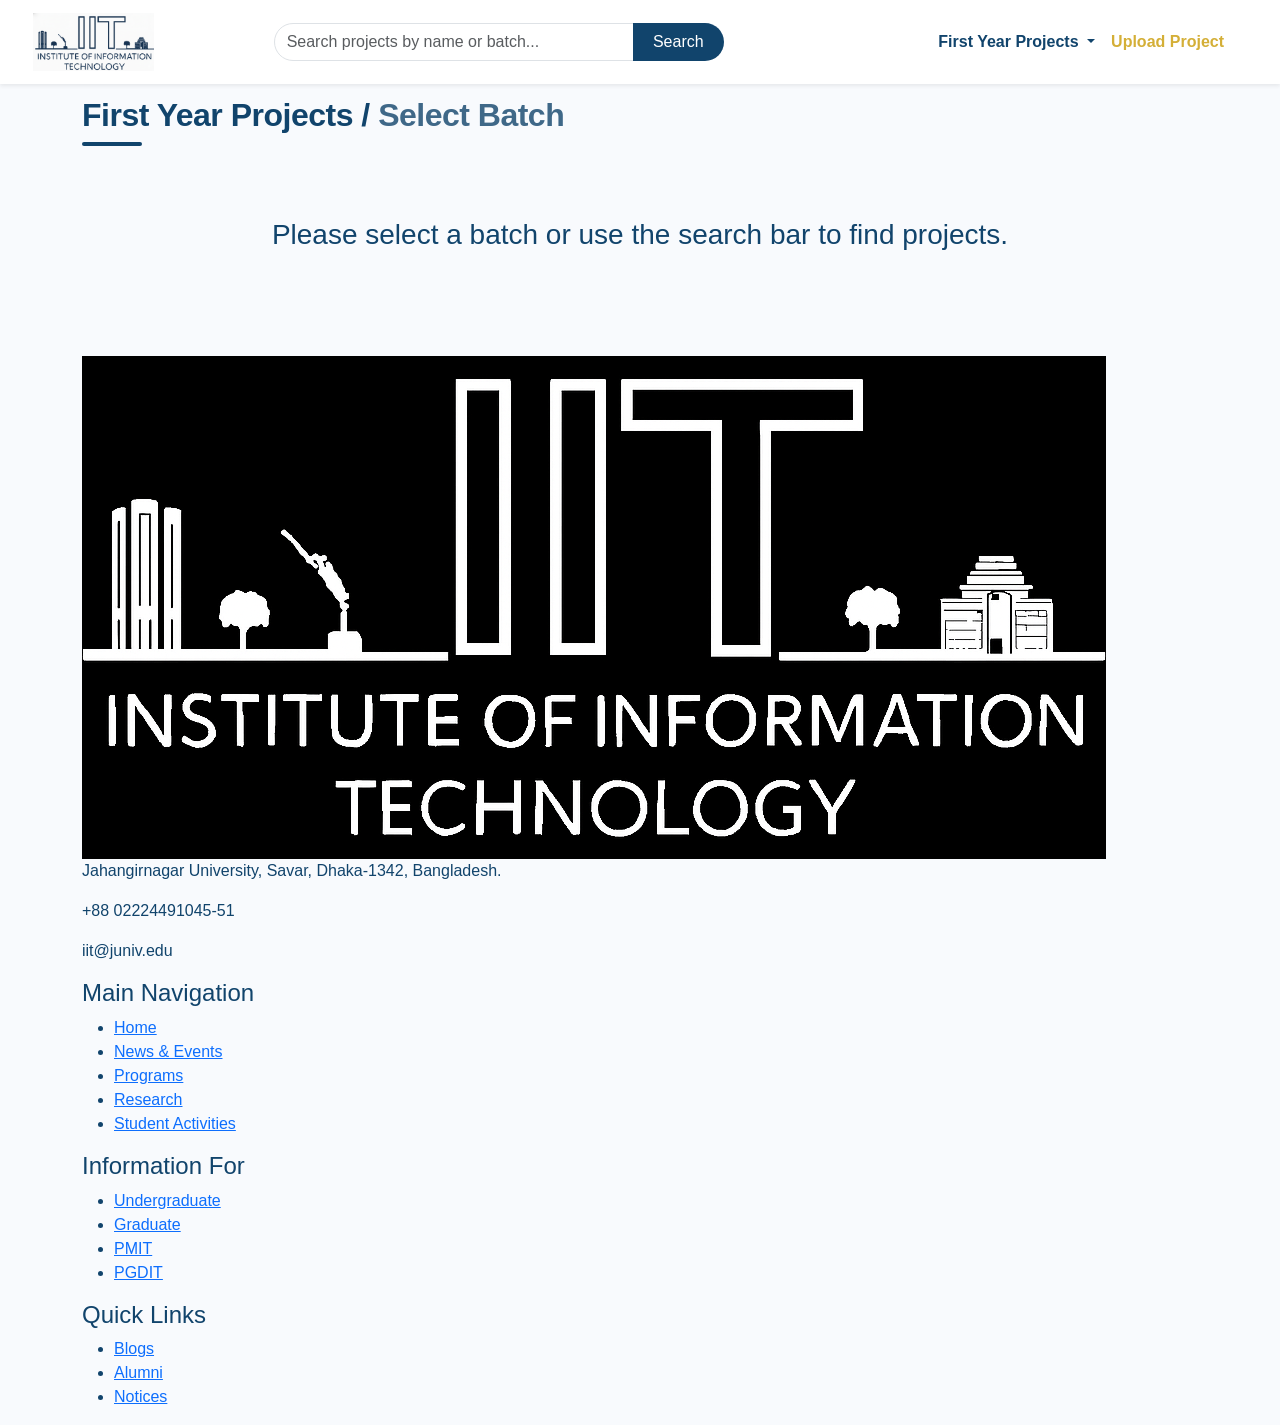
<file: Home/main project/first year/index.html>
<!doctype html>
<html lang="en">
  <head>
    <meta charset="UTF-8" />
    <meta name="viewport" content="width=device-width, initial-scale=1.0" />
    <title>IIT Projects - Batch Wise</title>
    <link
      rel="stylesheet"
      href="https://cdn.jsdelivr.net/npm/bootstrap@5.3.3/dist/css/bootstrap.min.css"
    />
    <style>
      /* --- Global Layout & Sticky Footer --- */
      html,
      body {
        height: 100%;
        margin: 0;
      }

      body {
        display: flex;
        flex-direction: column;
        /* ব্যাকগ্রাউন্ড এখন পুরোপুরি পরিষ্কার হালকা অফ-হোয়াইট */
        background-color: #f8fafd;
        color: #11446c;
        font-family: "Segoe UI", Tahoma, Geneva, Verdana, sans-serif;
      }

      /* ব্যাকগ্রাউন্ড ইমেজ লেয়ার (body::before) পুরোপুরি সরিয়ে দেওয়া হয়েছে */

      main {
        flex: 1 0 auto;
      }
      .footer-wrapper {
        flex-shrink: 0;
      }

      /* --- হেডার সেকশন স্টাইলিং --- */
      .header-section h2 {
        color: #11446c !important;
        font-weight: 800;
        letter-spacing: -0.5px;
      }

      #batch-label {
        color: #11446c;
        opacity: 0.8; /* স্লাইটলি ডিফারেন্ট শেড দেওয়ার জন্য */
      }

      /* --- Card Styling --- */
      .project-card {
        border-radius: 15px;
        overflow: hidden;
        transition: all 0.3s cubic-bezier(0.25, 0.8, 0.25, 1);
        background: #ffffff;
        border: 1px solid rgba(17, 68, 108, 0.1); /* হালকা বর্ডার */
        box-shadow: 0 4px 12px rgba(0, 0, 0, 0.05);
      }

      .project-card:hover {
        transform: translateY(-8px);
        box-shadow: 0 15px 30px rgba(17, 68, 108, 0.12);
        background: #fff;
      }

      /* কার্ডের টাইটেল কালার ফিক্স */
      .project-card h5 {
        color: #11446c !important;
      }
    </style>
  </head>
  <body>
    <div id="navbar-placeholder"></div>

    <main class="container py-5 mt-5">
      <div class="header-section mb-4">
        <h2 class="fw-bold">
          First Year Projects /
          <span id="batch-label">Loading...</span>
        </h2>
        <hr
          style="
            width: 60px;
            height: 4px;
            background: #11446c;
            opacity: 1;
            border: none;
            border-radius: 10px;
            margin-top: 8px;
          "
        />
      </div>

      <div class="row g-4" id="projects-container"></div>
    </main>

    <div id="footer-placeholder" class="footer-wrapper"></div>

    <script src="https://cdn.jsdelivr.net/npm/bootstrap@5.3.3/dist/js/bootstrap.bundle.min.js"></script>
    <script src="script.js"></script>
  </body>
</html>
</file>
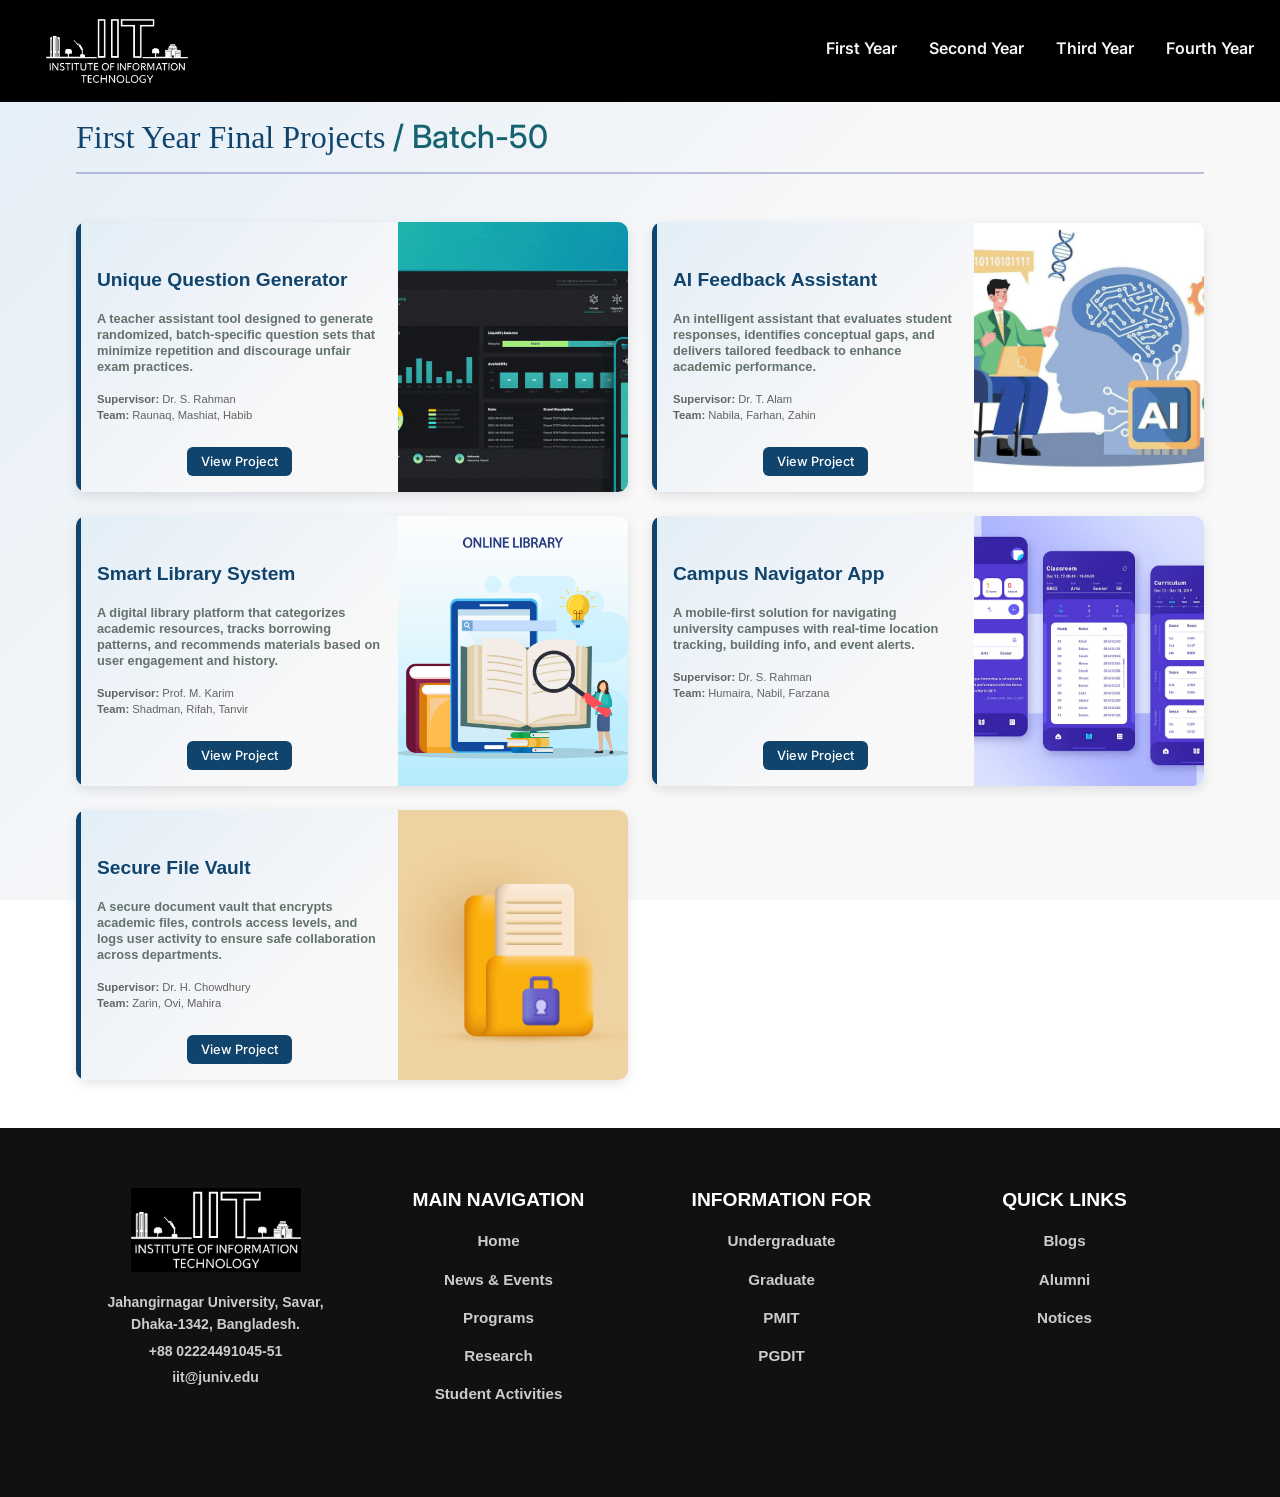
<file: Home/main project/first year/Batch-50/index.html>
<!DOCTYPE html>
<html lang="en">
  <head>
    <meta charset="utf-8" />
    <meta name="viewport" content="width=device-width, initial-scale=1" />
    <title>1st Year Main Projects – 50</title>
    <meta
      name="description"
      content="Landing page for the academic section of the Institute of Information Technology (IIT), Jahangirnagar University."
    />

    <!-- Fonts -->
    <link rel="preconnect" href="https://fonts.gstatic.com" crossorigin />
    <link href="https://fonts.googleapis.com/css2?family=Inter:wght@400;600;800&display=swap" rel="stylesheet" />

    <!-- Bootstrap FIRST so our CSS can override it -->
    <link rel="stylesheet" href="https://cdn.jsdelivr.net/npm/bootstrap@5.3.3/dist/css/bootstrap.min.css" />

    <!-- Your sitewide CSS (now in same folder as index.html) -->
    <link rel="stylesheet" href="nav_foot.css" />

    <!-- Page CSS -->
    <link rel="stylesheet" href="style.css" />

    <!-- Font Awesome 4 (matches your "fa fa-facebook" classes) -->
    <link
      rel="stylesheet"
      href="https://cdnjs.cloudflare.com/ajax/libs/font-awesome/4.7.0/css/font-awesome.min.css"
    />

    <link rel="stylesheet" href="style.css" />
  </head>
  <body>
    <!-- Header / Top navigation -->
    <header class="site-header" id="site-header" aria-label="Top Navigation">
      <div id="navbar"></div>
    </header>

    <main id="batch-52-content" class="main py-5" tabindex="-1">
  <section class="container">
    <div class="text-left mb-5">
      <h2 class="section-title">
        <a href="../index.html">
          First Year Final Projects
        </a> / Batch-50
      </h2>
      <hr style="border: 1px solid #091384;">
    </div>


    <div class="row g-4">
  <!-- Project Card 1 -->
  <div class="col-md-6">
    <div class="card project-card">
      <div class="row g-0 h-100">
        <!-- Image Left -->
        <div class="col-7 d-flex flex-column justify-content-center p-3 left-line">
          <h5 class="card-title"><strong> Unique Question Generator</strong></h5>
          <h6 class="card-subtitle">
            A teacher assistant tool designed to generate randomized, batch-specific question sets that minimize repetition and discourage unfair exam practices.
          </h6>
          <p class="card-text">
            <strong>Supervisor:</strong> Dr. S. Rahman<br>
            <strong>Team:</strong> Raunaq, Mashiat, Habib<br>
          </p>
          <a href="#" class="btn btn-primary btn-sm mt-auto align-self-center">View Project</a>
        </div>

        <!-- Details Right -->
        <div class="col-5">
          <img src="images/project1.png" class="img-fluid project-img" alt="Smart Attendance System">
        </div>
      </div>
    </div>
  </div>

  <!-- Project Card 2 -->
<div class="col-md-6">
  <div class="card project-card">
    <div class="row g-0 h-100">
      <!-- Image Left -->
      <div class="col-7 d-flex flex-column justify-content-center p-3 left-line">
        <h5 class="card-title"><strong>AI Feedback Assistant</strong></h5>
        <h6 class="card-subtitle">
          An intelligent assistant that evaluates student responses, identifies conceptual gaps, and delivers tailored feedback to enhance academic performance.
        </h6>
        <p class="card-text">
          <strong>Supervisor:</strong> Dr. T. Alam<br>
          <strong>Team:</strong> Nabila, Farhan, Zahin<br>
        </p>
        <a href="#" class="btn btn-primary btn-sm mt-auto align-self-center">View Project</a>
      </div>
      <div class="col-5">
        <img src="images/project2.png" class="img-fluid project-img" alt="AI Feedback Assistant">
      </div>
    </div>
  </div>
</div>

  <!-- Project Card 3 -->
<div class="col-md-6">
  <div class="card project-card">
    <div class="row g-0 h-100">
      <!-- Image Left -->
      <div class="col-7 d-flex flex-column justify-content-center p-3 left-line">
        <h5 class="card-title"><strong>Smart Library System</strong></h5>
        <h6 class="card-subtitle">
          A digital library platform that categorizes academic resources, tracks borrowing patterns, and recommends materials based on user engagement and history.
        </h6>
        <p class="card-text">
          <strong>Supervisor:</strong> Prof. M. Karim<br>
          <strong>Team:</strong> Shadman, Rifah, Tanvir<br>
        </p>
        <a href="#" class="btn btn-primary btn-sm mt-auto align-self-center">View Project</a>
      </div>
      <div class="col-5">
        <img src="images/project3.jpg" class="img-fluid project-img" alt="Smart Library System">
      </div>
    </div>
  </div>
</div>

  <!-- Project Card 4 -->
<div class="col-md-6">
  <div class="card project-card">
    <div class="row g-0 h-100">
      <!-- Image Left -->
      <div class="col-7 d-flex flex-column justify-content-center p-3 left-line">
        <h5 class="card-title"><strong>Campus Navigator App</strong></h5>
        <h6 class="card-subtitle">
          A mobile-first solution for navigating university campuses with real-time location tracking, building info, and event alerts.
        </h6>
        <p class="card-text">
          <strong>Supervisor:</strong> Dr. S. Rahman<br>
          <strong>Team:</strong> Humaira, Nabil, Farzana<br>
        </p>
        <a href="#" class="btn btn-primary btn-sm mt-auto align-self-center">View Project</a>
      </div>
      <div class="col-5">
        <img src="images/project4.png" class="img-fluid project-img" alt="Campus Navigator App">
      </div>
    </div>
  </div>
</div>
    <!-- Project Card 5 -->
<div class="col-md-6">
  <div class="card project-card">
    <div class="row g-0 h-100">
      <div class="col-7 d-flex flex-column justify-content-center p-3 left-line">
        <h5 class="card-title"><strong>Secure File Vault</strong></h5>
        <h6 class="card-subtitle">
          A secure document vault that encrypts academic files, controls access levels, and logs user activity to ensure safe collaboration across departments.
        </h6>
        <p class="card-text">
          <strong>Supervisor:</strong> Dr. H. Chowdhury<br>
          <strong>Team:</strong> Zarin, Ovi, Mahira<br>
        </p>
        <a href="#" class="btn btn-primary btn-sm mt-auto align-self-center">View Project</a>
      </div>
      <div class="col-5">
        <img src="images/project5.jpg" class="img-fluid project-img" alt="Secure File Vault">
      </div>
    </div>
  </div>
</div>



</div>


      <!-- Add more cards as needed -->
    <!-- Unclear what this div is for, removing it -->
    
  </section>
</main>
    <!-- Footer -->
    <div id="footer"></div>

    <script>
      fetch('navbar.html')
        .then(response => {
          if (!response.ok) throw new Error('Navbar fetch failed: ' + response.status);
          return response.text();
        })
        .then(html => document.getElementById('navbar').innerHTML = html)
        .catch(err => console.error('Navbar load error:', err));

      fetch('footer.html')
        .then(response => response.text())
        .then(html => document.getElementById('footer').innerHTML = html)
        .catch(err => console.warn('Footer load (check path):', err));
    </script>
    
    <!-- Bootstrap JavaScript -->
    <script
      src="https://code.jquery.com/jquery-3.2.1.slim.min.js"
      integrity="sha384-KJ3o2DKtIkvYIK3UENzmM7KCkRr/rE9/Qpg6aAZGJwFDMVNA/GpGFF93hXpG5KkN"
      crossorigin="anonymous"
    ></script>
    <script
      src="https://maxcdn.bootstrapcdn.com/bootstrap/4.0.0/js/bootstrap.min.js"
      integrity="sha384-JZR6Spejh4U02d8jOt6vLEHfe/JQGiRRSQQxSfFWpi1MquVdAyjUar5+76PVCmYl"
      crossorigin="anonymous"
    ></script>
    
    
  </body>
</html>
</file>
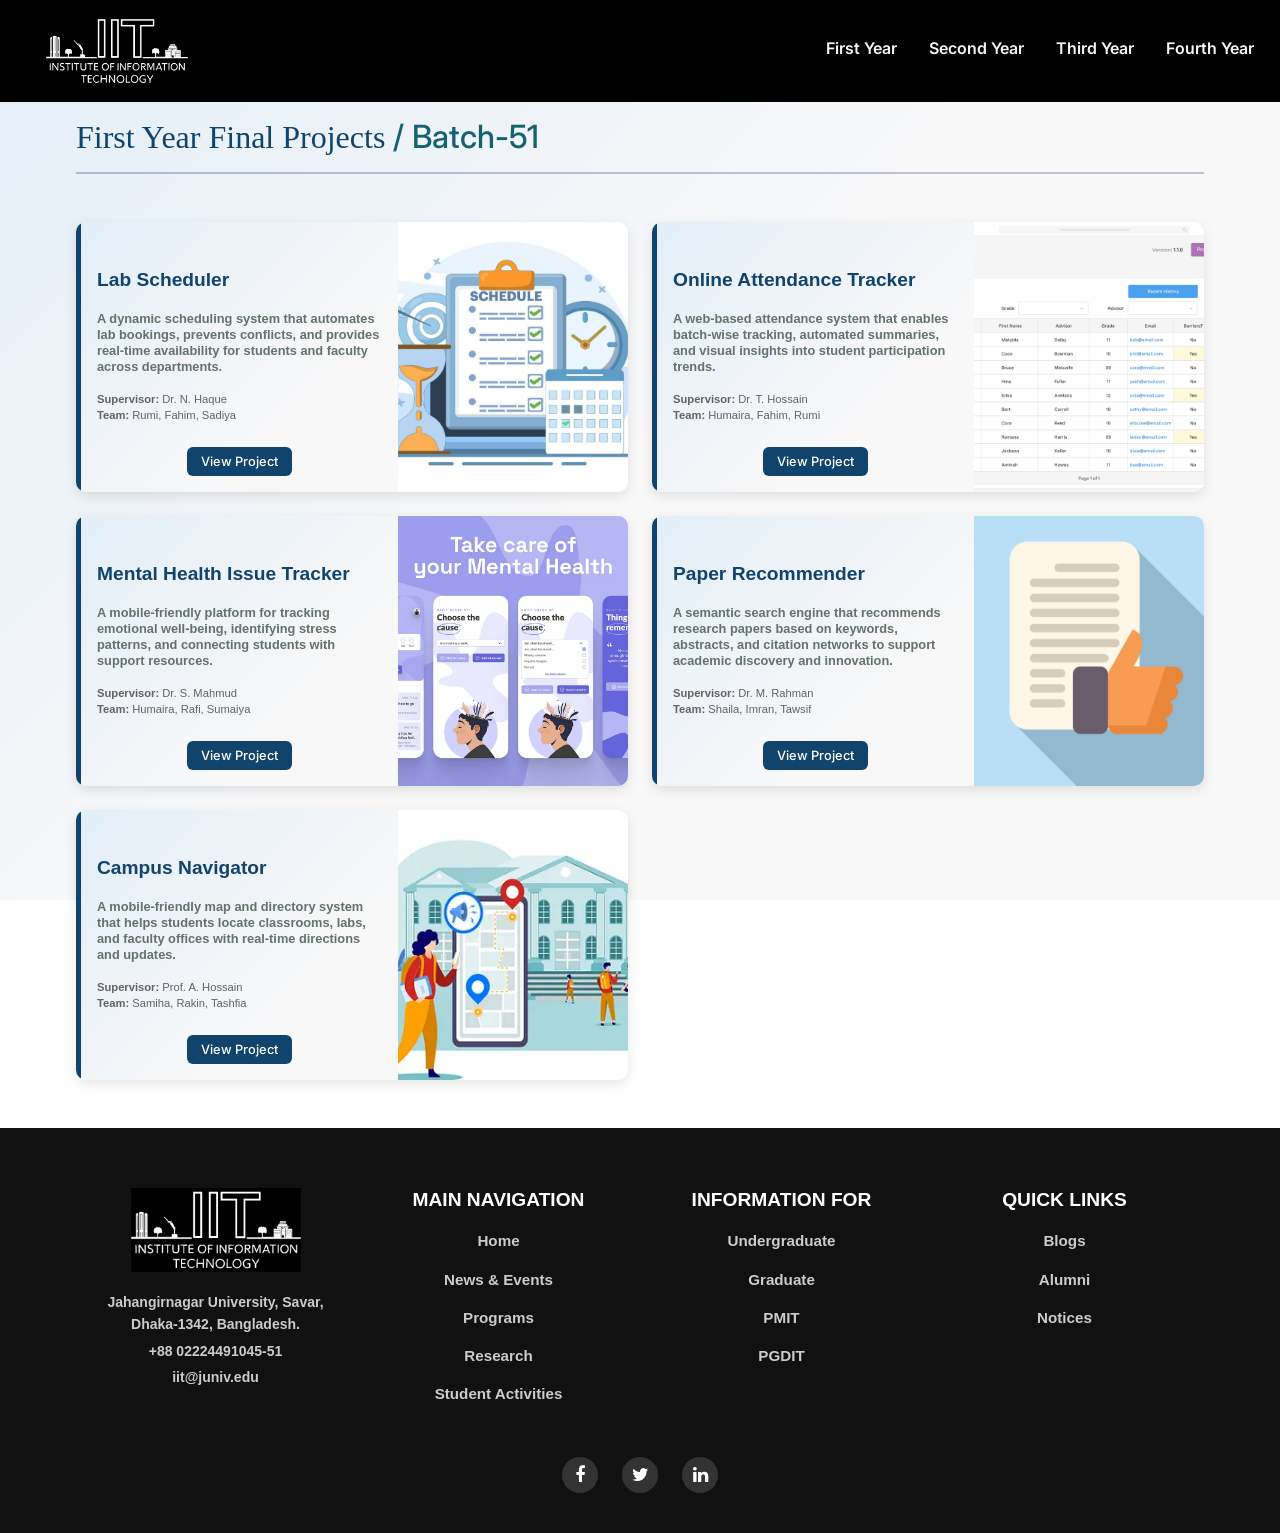
<file: Home/main project/first year/Batch-51/index.html>
<!DOCTYPE html>
<html lang="en">
  <head>
    <meta charset="utf-8" />
    <meta name="viewport" content="width=device-width, initial-scale=1" />
    <title>1st Year Main Projects – 51</title>
    <meta
      name="description"
      content="Landing page for the academic section of the Institute of Information Technology (IIT), Jahangirnagar University."
    />

    <!-- Fonts -->
    <link rel="preconnect" href="https://fonts.gstatic.com" crossorigin />
    <link href="https://fonts.googleapis.com/css2?family=Inter:wght@400;600;800&display=swap" rel="stylesheet" />

    <!-- Bootstrap FIRST so our CSS can override it -->
    <link rel="stylesheet" href="https://cdn.jsdelivr.net/npm/bootstrap@5.3.3/dist/css/bootstrap.min.css" />

    <!-- Your sitewide CSS (now in same folder as index.html) -->
    <link rel="stylesheet" href="nav_foot.css" />

    <!-- Page CSS -->
    <link rel="stylesheet" href="style.css" />

    <!-- Font Awesome 4 (matches your "fa fa-facebook" classes) -->
    <link
      rel="stylesheet"
      href="https://cdnjs.cloudflare.com/ajax/libs/font-awesome/4.7.0/css/font-awesome.min.css"
    />

    <link rel="stylesheet" href="style.css" />
  </head>
  <body>
    <!-- Header / Top navigation -->
    <header class="site-header" id="site-header" aria-label="Top Navigation">
      <div id="navbar"></div>
    </header>

    <main id="batch-52-content" class="main py-5" tabindex="-1">
  <section class="container">
    <div class="text-left mb-5">
      <h2 class="section-title">
        <a href="../index.html">
          First Year Final Projects
        </a> / Batch-51
      </h2>
      <hr style="border: 1px solid #091384;">
    </div>


    <div class="row g-4">
  <!-- Project Card 1 -->
<div class="col-md-6">
  <div class="card project-card">
    <div class="row g-0 h-100">
      <div class="col-7 d-flex flex-column justify-content-center p-3 left-line">
        <h5 class="card-title"><strong>Lab Scheduler</strong></h5>
        <h6 class="card-subtitle">
          A dynamic scheduling system that automates lab bookings, prevents conflicts, and provides real-time availability for students and faculty across departments.
        </h6>
        <p class="card-text">
          <strong>Supervisor:</strong> Dr. N. Haque<br>
          <strong>Team:</strong> Rumi, Fahim, Sadiya<br>
        </p>
        <a href="#" class="btn btn-primary btn-sm mt-auto align-self-center">View Project</a>
      </div>
      <div class="col-5">
        <img src="images/project1.png" class="img-fluid project-img" alt="Lab Scheduler">
      </div>
    </div>
  </div>
</div>

  <!-- Project Card 2 -->
<div class="col-md-6">
  <div class="card project-card">
    <div class="row g-0 h-100">
      <div class="col-7 d-flex flex-column justify-content-center p-3 left-line">
        <h5 class="card-title"><strong>Online Attendance Tracker</strong></h5>
        <h6 class="card-subtitle">
          A web-based attendance system that enables batch-wise tracking, automated summaries, and visual insights into student participation trends.
        </h6>
        <p class="card-text">
          <strong>Supervisor:</strong> Dr. T. Hossain<br>
          <strong>Team:</strong> Humaira, Fahim, Rumi<br>
        </p>
        <a href="#" class="btn btn-primary btn-sm mt-auto align-self-center">View Project</a>
      </div>
      <div class="col-5">
        <img src="images/project2.png" class="img-fluid project-img" alt="Online Attendance Tracker">
      </div>
    </div>
  </div>
</div>

  <!-- Project Card 3 -->
<div class="col-md-6">
  <div class="card project-card">
    <div class="row g-0 h-100">
      <div class="col-7 d-flex flex-column justify-content-center p-3 left-line">
        <h5 class="card-title"><strong>Mental Health Issue Tracker</strong></h5>
        <h6 class="card-subtitle">
          A mobile-friendly platform for tracking emotional well-being, identifying stress patterns, and connecting students with support resources.
        </h6>
        <p class="card-text">
          <strong>Supervisor:</strong> Dr. S. Mahmud<br>
          <strong>Team:</strong> Humaira, Rafi, Sumaiya<br>
        </p>
        <a href="#" class="btn btn-primary btn-sm mt-auto align-self-center">View Project</a>
      </div>
      <div class="col-5">
        <img src="images/project3.png" class="img-fluid project-img" alt="Mental Health Issue Tracker">
      </div>
    </div>
  </div>
</div>

  <!-- Project Card 4 -->
<div class="col-md-6">
  <div class="card project-card">
    <div class="row g-0 h-100">
      <div class="col-7 d-flex flex-column justify-content-center p-3 left-line">
        <h5 class="card-title"><strong>Paper Recommender</strong></h5>
        <h6 class="card-subtitle">
          A semantic search engine that recommends research papers based on keywords, abstracts, and citation networks to support academic discovery and innovation.
        </h6>
        <p class="card-text">
          <strong>Supervisor:</strong> Dr. M. Rahman<br>
          <strong>Team:</strong> Shaila, Imran, Tawsif<br>
        </p>
        <a href="#" class="btn btn-primary btn-sm mt-auto align-self-center">View Project</a>
      </div>
      <div class="col-5">
        <img src="images/project4.png" class="img-fluid project-img" alt="Paper Recommender">
      </div>
    </div>
  </div>
</div>

  <!-- Project Card 5 -->
<div class="col-md-6">
  <div class="card project-card">
    <div class="row g-0 h-100">
      <div class="col-7 d-flex flex-column justify-content-center p-3 left-line">
        <h5 class="card-title"><strong>Campus Navigator</strong></h5>
        <h6 class="card-subtitle">
          A mobile-friendly map and directory system that helps students locate classrooms, labs, and faculty offices with real-time directions and updates.
        </h6>
        <p class="card-text">
          <strong>Supervisor:</strong> Prof. A. Hossain<br>
          <strong>Team:</strong> Samiha, Rakin, Tashfia<br>
        </p>
        <a href="#" class="btn btn-primary btn-sm mt-auto align-self-center">View Project</a>
      </div>
      <div class="col-5">
        <img src="images/project5.png" class="img-fluid project-img" alt="Campus Navigator">
      </div>
    </div>
  </div>
</div>


</div>  


      <!-- Add more cards as needed -->
    <!-- Unclear what this div is for, removing it -->
    
  </section>
</main>
    <!-- Footer -->
    <div id="footer"></div>

    <script>
      fetch('navbar.html')
        .then(response => {
          if (!response.ok) throw new Error('Navbar fetch failed: ' + response.status);
          return response.text();
        })
        .then(html => document.getElementById('navbar').innerHTML = html)
        .catch(err => console.error('Navbar load error:', err));

      fetch('footer.html')
        .then(response => response.text())
        .then(html => document.getElementById('footer').innerHTML = html)
        .catch(err => console.warn('Footer load (check path):', err));
    </script>
    
    <!-- Bootstrap JavaScript -->
    <script
      src="https://code.jquery.com/jquery-3.2.1.slim.min.js"
      integrity="sha384-KJ3o2DKtIkvYIK3UENzmM7KCkRr/rE9/Qpg6aAZGJwFDMVNA/GpGFF93hXpG5KkN"
      crossorigin="anonymous"
    ></script>
    <script
      src="https://maxcdn.bootstrapcdn.com/bootstrap/4.0.0/js/bootstrap.min.js"
      integrity="sha384-JZR6Spejh4U02d8jOt6vLEHfe/JQGiRRSQQxSfFWpi1MquVdAyjUar5+76PVCmYl"
      crossorigin="anonymous"
    ></script>
    
    
  </body>
</html>
</file>
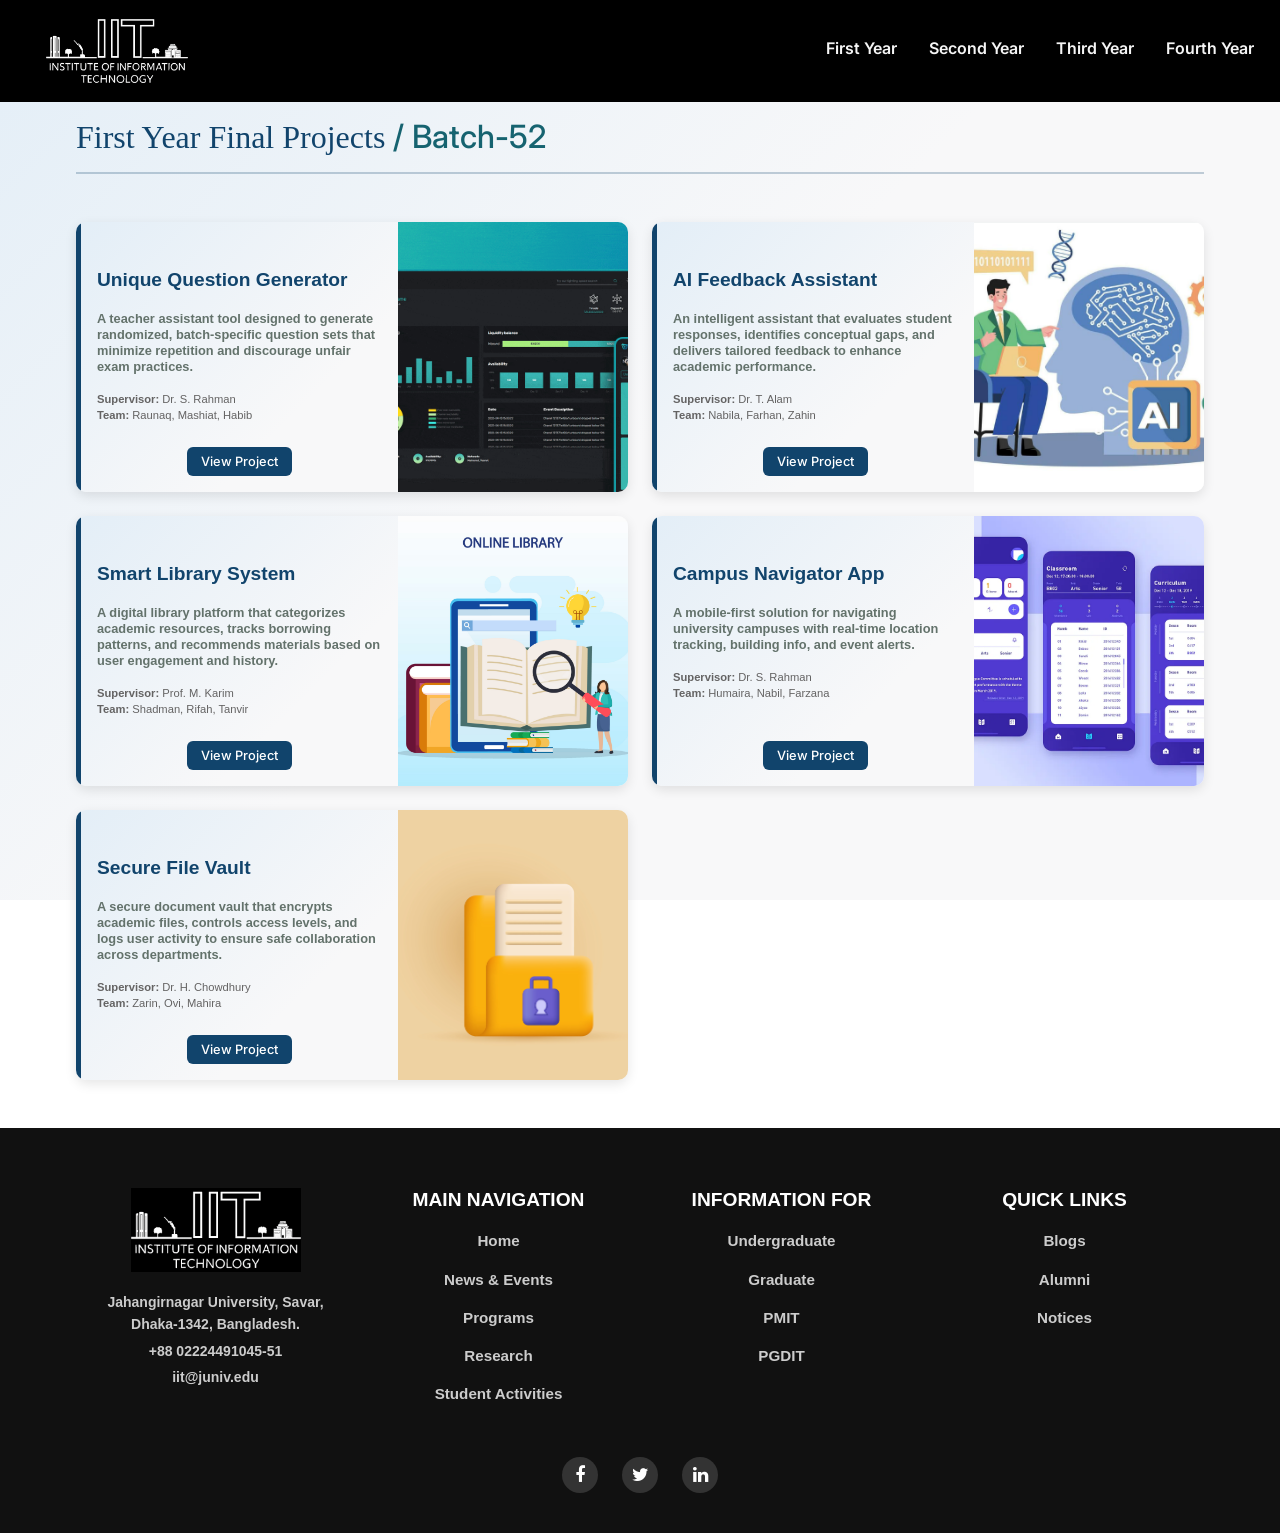
<file: Home/main project/first year/Batch-52/index.html>
<!DOCTYPE html>
<html lang="en">
  <head>
    <meta charset="utf-8" />
    <meta name="viewport" content="width=device-width, initial-scale=1" />
    <title>1st Year Main Projects – 52</title>
    <meta
      name="description"
      content="Landing page for the academic section of the Institute of Information Technology (IIT), Jahangirnagar University."
    />

    <!-- Fonts -->
    <link rel="preconnect" href="https://fonts.gstatic.com" crossorigin />
    <link href="https://fonts.googleapis.com/css2?family=Inter:wght@400;600;800&display=swap" rel="stylesheet" />

    <!-- Bootstrap FIRST so our CSS can override it -->
    <link rel="stylesheet" href="https://cdn.jsdelivr.net/npm/bootstrap@5.3.3/dist/css/bootstrap.min.css" />

    <!-- Your sitewide CSS (now in same folder as index.html) -->
    <link rel="stylesheet" href="nav_foot.css" />

    <!-- Page CSS -->
    <link rel="stylesheet" href="style.css" />

    <!-- Font Awesome 4 (matches your "fa fa-facebook" classes) -->
    <link
      rel="stylesheet"
      href="https://cdnjs.cloudflare.com/ajax/libs/font-awesome/4.7.0/css/font-awesome.min.css"
    />

    <link rel="stylesheet" href="style.css" />
  </head>
  <body>
    <!-- Header / Top navigation -->
    <header class="site-header" id="site-header" aria-label="Top Navigation">
      <div id="navbar"></div>
    </header>

    <main id="batch-52-content" class="main py-5" tabindex="-1">
  <section class="container">
    <div class="text-left mb-5">
      <h2 class="section-title">
        <a href="../index.html">
          First Year Final Projects
        </a> / Batch-52
      </h2>
      <hr style="border: 1px solid #11446c;">
    </div>
    
    

<div class="row g-4">
  <!-- Project Card 1 -->
  <div class="col-md-6">
    <div class="card project-card">
      <div class="row g-0 h-100">
        <!-- Image Left -->
        <div class="col-7 d-flex flex-column justify-content-center p-3 left-line">
          <h5 class="card-title"><strong> Unique Question Generator</strong></h5>
          <h6 class="card-subtitle">
            A teacher assistant tool designed to generate randomized, batch-specific question sets that minimize repetition and discourage unfair exam practices.
          </h6>
          <p class="card-text">
            <strong>Supervisor:</strong> Dr. S. Rahman<br>
            <strong>Team:</strong> Raunaq, Mashiat, Habib<br>
          </p>
          <a href="projects/project1.html" class="btn btn-primary btn-sm mt-auto align-self-center" target="_blank">View Project</a>
        </div>

        <!-- Details Right -->
        <div class="col-5">
          <img src="images/project1.png" class="img-fluid project-img" alt="Smart Attendance System">
        </div>
      </div>
    </div>
  </div>

  <!-- Project Card 2 -->
<div class="col-md-6">
  <div class="card project-card">
    <div class="row g-0 h-100">
      <!-- Image Left -->
      <div class="col-7 d-flex flex-column justify-content-center p-3 left-line">
        <h5 class="card-title"><strong>AI Feedback Assistant</strong></h5>
        <h6 class="card-subtitle">
          An intelligent assistant that evaluates student responses, identifies conceptual gaps, and delivers tailored feedback to enhance academic performance.
        </h6>
        <p class="card-text">
          <strong>Supervisor:</strong> Dr. T. Alam<br>
          <strong>Team:</strong> Nabila, Farhan, Zahin<br>
        </p>
        <a href="projects/project2.html" class="btn btn-primary btn-sm mt-auto align-self-center" target="_blank">View Project</a>
      </div>
      <div class="col-5">
        <img src="images/project2.png" class="img-fluid project-img" alt="AI Feedback Assistant">
      </div>
    </div>
  </div>
</div>

  <!-- Project Card 3 -->
  <!-- Project Card 3 -->
<div class="col-md-6">
  <div class="card project-card">
    <div class="row g-0 h-100">
      <!-- Image Left -->
      <div class="col-7 d-flex flex-column justify-content-center p-3 left-line">
        <h5 class="card-title"><strong>Smart Library System</strong></h5>
        <h6 class="card-subtitle">
          A digital library platform that categorizes academic resources, tracks borrowing patterns, and recommends materials based on user engagement and history.
        </h6>
        <p class="card-text">
          <strong>Supervisor:</strong> Prof. M. Karim<br>
          <strong>Team:</strong> Shadman, Rifah, Tanvir<br>
        </p>
        <a href="projects/project3.html" class="btn btn-primary btn-sm mt-auto align-self-center" target="_blank">View Project</a>
      </div>
      <div class="col-5">
        <img src="images/project3.jpg" class="img-fluid project-img" alt="Smart Library System">
      </div>
    </div>
  </div>
</div>

  <!-- Project Card 4 -->
<div class="col-md-6">
  <div class="card project-card">
    <div class="row g-0 h-100">
      <!-- Image Left -->
      <div class="col-7 d-flex flex-column justify-content-center p-3 left-line">
        <h5 class="card-title"><strong>Campus Navigator App</strong></h5>
        <h6 class="card-subtitle">
          A mobile-first solution for navigating university campuses with real-time location tracking, building info, and event alerts.
        </h6>
        <p class="card-text">
          <strong>Supervisor:</strong> Dr. S. Rahman<br>
          <strong>Team:</strong> Humaira, Nabil, Farzana<br>
        </p>
        <a href="projects/project4.html" class="btn btn-primary btn-sm mt-auto align-self-center" target="_blank">View Project</a>
      </div>
      <div class="col-5">
        <img src="images/project4.png" class="img-fluid project-img" alt="Campus Navigator App">
      </div>
    </div>
  </div>
</div>
    <!-- Project Card 5 -->
<div class="col-md-6">
  <div class="card project-card">
    <div class="row g-0 h-100">
      <div class="col-7 d-flex flex-column justify-content-center p-3 left-line">
        <h5 class="card-title"><strong>Secure File Vault</strong></h5>
        <h6 class="card-subtitle">
          A secure document vault that encrypts academic files, controls access levels, and logs user activity to ensure safe collaboration across departments.
        </h6>
        <p class="card-text">
          <strong>Supervisor:</strong> Dr. H. Chowdhury<br>
          <strong>Team:</strong> Zarin, Ovi, Mahira<br>
        </p>
        <a href="projects/project5.html" class="btn btn-primary btn-sm mt-auto align-self-center" target="_blank">View Project</a>
      </div>
      <div class="col-5">
        <img src="images/project5.jpg" class="img-fluid project-img" alt="Secure File Vault">
      </div>
    </div>
  </div>
</div>

</div>
  
      <!-- Add more cards as needed -->
    <!-- Unclear what this div is for, removing it -->
    
  </section>
</main>
    <!-- Footer -->
    <div id="footer"></div>

    <script>
      fetch('navbar.html')
        .then(response => {
          if (!response.ok) throw new Error('Navbar fetch failed: ' + response.status);
          return response.text();
        })
        .then(html => document.getElementById('navbar').innerHTML = html)
        .catch(err => console.error('Navbar load error:', err));

      fetch('footer.html')
        .then(response => response.text())
        .then(html => document.getElementById('footer').innerHTML = html)
        .catch(err => console.warn('Footer load (check path):', err));
    </script>
    
    <!-- Bootstrap JavaScript -->
    <script
      src="https://code.jquery.com/jquery-3.2.1.slim.min.js"
      integrity="sha384-KJ3o2DKtIkvYIK3UENzmM7KCkRr/rE9/Qpg6aAZGJwFDMVNA/GpGFF93hXpG5KkN"
      crossorigin="anonymous"
    ></script>
    <script
      src="https://maxcdn.bootstrapcdn.com/bootstrap/4.0.0/js/bootstrap.min.js"
      integrity="sha384-JZR6Spejh4U02d8jOt6vLEHfe/JQGiRRSQQxSfFWpi1MquVdAyjUar5+76PVCmYl"
      crossorigin="anonymous"
    ></script>
    
  </body>
</html>
</file>
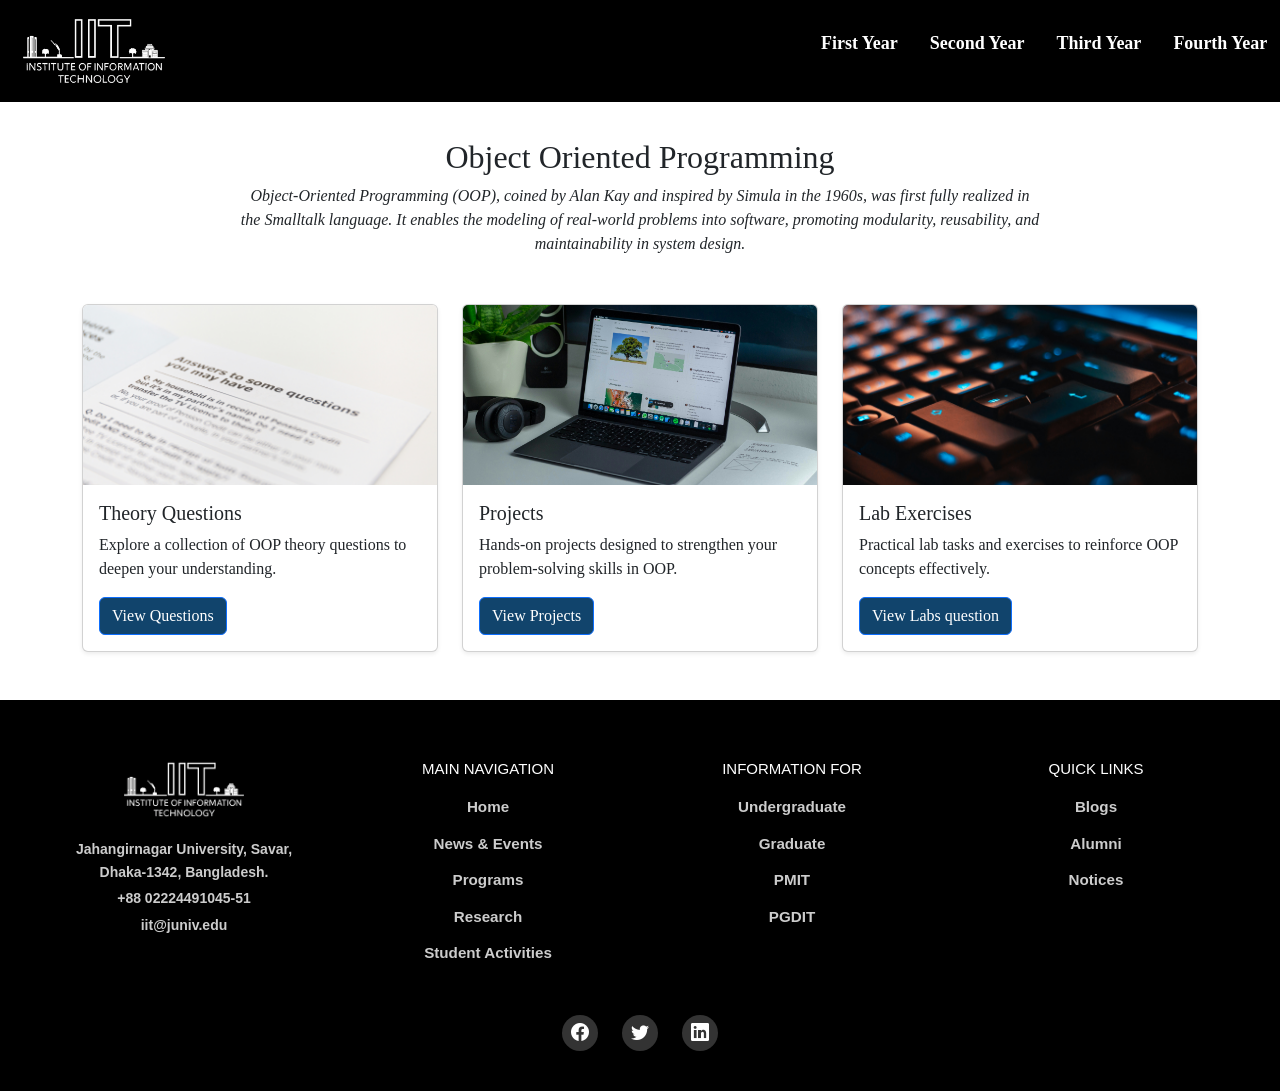
<file: OOP/OOP_page.html>
<!DOCTYPE html>
<html lang="en">
<head>
  <meta charset="UTF-8">
  <meta name="viewport" content="width=device-width, initial-scale=1.0">
  <title>OOP Page</title>
  <link href="https://cdn.jsdelivr.net/npm/bootstrap@5.3.8/dist/css/bootstrap.min.css" rel="stylesheet">
  <link rel="stylesheet" href="css/style.css">
  <link rel="stylesheet" href="css/style_navbar.css">
  <link rel="stylesheet" href="css/style_question.css">
  <link href="https://cdn.jsdelivr.net/npm/bootstrap-icons@1.10.5/font/bootstrap-icons.css" rel="stylesheet">


</head>
<body>
  <!-- header -->
   <!-- navbar.html -->
 <header class="site-header" id="site-header" aria-label="Top Navigation">
        <nav class="navbar container-fluid" aria-label="Primary">
          <!-- Left: JU logo linking to university homepage -->
          <a
            class="brand"
            href="../Home/index.html"
            target="_self"
            rel="noopener"
            aria-label="Jahangirnagar University (opens in new tab)"
          >
            <img
              src="images/iit-logo cropped.png "
              alt="Jahangirnagar University"
              id="juLogo"
            />
            <span class="brand-text"></span>
          </a>

          <!-- Hamburger for mobile -->
          <button
            class="nav-toggle"
            id="navToggle"
            aria-expanded="false"
            aria-controls="primaryMenu"
            aria-label="Toggle navigation"
          >
            <span class="nav-toggle-bar" aria-hidden="true"></span>
          </button>

          <!-- Right/center: Year navigation -->
          <ul class="nav-menu">
            <!-- First Year -->
            <li class="nav-item dropdown">
              <a href="#" class="nav-link">First Year</a>
              <ul class="dropdown-menu">
                <!-- 1st Semester -->
                <li class="dropdown-subitem">
                  <a href="#" class="dropdown-link">1st Semester</a>
                  <ul class="dropdown-menu-sub">
                    <li>
                      <a href="#" class="dropdown-link">Introduction to ICT</a>
                    </li>
                    <li>
                      <a href="#" class="dropdown-link"
                        >Structured Programming Language
                      </a>
                    </li>
                    <li>
                      <a href="#" class="dropdown-link">Electrical Circuits</a>
                    </li>
                    <li><a href="#" class="dropdown-link">Physics</a></li>
                    <li>
                      <a href="#" class="dropdown-link"
                        >Differential and Integral Calculus</a
                      >
                    </li>
                    <li>
                      <a href="#" class="dropdown-link"
                        >Communicative English</a
                      >
                    </li>
                  </ul>
                </li>

                <!-- 2nd Semester -->
                <li class="dropdown-subitem">
                  <a href="#" class="dropdown-link">2nd Semester</a>
                  <ul class="dropdown-menu-sub">
                    <li>
                      <a href="#" class="dropdown-link"
                        >Electronic Devices and Circuits</a
                      >
                    </li>
                    <li>
                      <a href="../OOP/OOP_page.html" class="dropdown-link"
                        >Object Oriented Programming</a
                      >
                    </li>
                    <li>
                      <a href="#" class="dropdown-link"
                        >Linear Algebra and Analytical Geometry</a
                      >
                    </li>
                    <li>
                      <a href="#" class="dropdown-link">Discrete Mathematics</a>
                    </li>
                    <li>
                      <a href="#" class="dropdown-link">Bangladesh Studies</a>
                    </li>
                  </ul>
                </li>
                <li class="dropdown-subitem">
                  <a href="../Home/main project/first year/index.html" class="dropdown-link">Project</a>
                </li>
              </ul>
            </li>

            <!-- Second Year -->
            <li class="nav-item dropdown">
              <a href="#" class="nav-link">Second Year</a>
              <ul class="dropdown-menu">
                <!-- 1st Semester -->
                <li class="dropdown-subitem">
                  <a href="#" class="dropdown-link">1st Semester</a>
                  <ul class="dropdown-menu-sub">
                    <li>
                      <a href="#" class="dropdown-link">Data Structures</a>
                    </li>
                    <li>
                      <a href="#" class="dropdown-link">Digital Logic Design</a>
                    </li>
                    <li>
                      <a href="#" class="dropdown-link">Numerical Analysis</a>
                    </li>
                    <li>
                      <a href="#" class="dropdown-link"
                        >Statistics and Probability for Engineers</a
                      >
                    </li>
                    <li>
                      <a href="#" class="dropdown-link">Data Communication</a>
                    </li>
                    <li>
                      <a href="#" class="dropdown-link"
                        >Internet and Web Technology Lab</a
                      >
                    </li>
                  </ul>
                </li>

                <!-- 2nd Semester -->
                <li class="dropdown-subitem">
                  <a href="#" class="dropdown-link">2nd Semester</a>
                  <ul class="dropdown-menu-sub">
                    <li>
                      <a href="#" class="dropdown-link"
                        >Algorithm Analysis and Design</a
                      >
                    </li>
                    <li>
                      <a href="#" class="dropdown-link"
                        >Database Management System</a
                      >
                    </li>
                    <li>
                      <a href="#" class="dropdown-link"
                        >Analog and Digital Communication</a
                      >
                    </li>
                    <li>
                      <a href="#" class="dropdown-link"
                        >Matrices, Vector, Fourier Analysis and Laplace
                        Transforms</a
                      >
                    </li>
                    <li>
                      <a href="#" class="dropdown-link"
                        >Financial and Managerial Accounting</a
                      >
                    </li>
                  </ul>
                </li>
                <li class="dropdown-subitem">
                  <a href="#" class="dropdown-link">Project</a>
                </li>
              </ul>
            </li>

            <!-- Third Year -->
            <li class="nav-item dropdown">
              <a href="#" class="nav-link">Third Year</a>
              <ul class="dropdown-menu">
                <!-- 1st Semester -->
                <li class="dropdown-subitem">
                  <a href="#" class="dropdown-link">1st Semester</a>
                  <ul class="dropdown-menu-sub">
                    <li>
                      <a href="#" class="dropdown-link">Operating System</a>
                    </li>
                    <li>
                      <a href="#" class="dropdown-link">Computer Networks</a>
                    </li>
                    <li>
                      <a href="#" class="dropdown-link"
                        >ICT Business Analytics and Data Visualization</a
                      >
                    </li>
                    <li>
                      <a href="#" class="dropdown-link"
                        >Information and Data Security</a
                      >
                    </li>
                    <li>
                      <a href="#" class="dropdown-link"
                        >Principles of Economics</a
                      >
                    </li>
                  </ul>
                </li>

                <!-- 2nd Semester -->
                <li class="dropdown-subitem">
                  <a href="#" class="dropdown-link">2nd Semester</a>
                  <ul class="dropdown-menu-sub">
                    <li>
                      <a href="#" class="dropdown-link">Software Engineering</a>
                    </li>
                    <li>
                      <a href="#" class="dropdown-link"
                        >Computer Architecture and Microprocessor</a
                      >
                    </li>
                    <li>
                      <a href="#" class="dropdown-link">Signals and Systems</a>
                    </li>
                    <li>
                      <a href="#" class="dropdown-link"
                        >Server Administration and Management</a
                      >
                    </li>
                    <li>
                      <a href="#" class="dropdown-link"
                        >Smart Sensors and Internet of Things</a
                      >
                    </li>
                  </ul>
                </li>
                <li class="dropdown-subitem">
                  <a href="#" class="dropdown-link">Project</a>
                </li>
              </ul>
            </li>

            <!-- Fourth Year -->
            <li class="nav-item dropdown">
              <a href="#" class="nav-link">Fourth Year</a>
              <ul class="dropdown-menu">
                <!-- 1st Semester -->
                <li class="dropdown-subitem">
                  <a href="#" class="dropdown-link">1st Semester</a>
                  <ul class="dropdown-menu-sub">
                    <li>
                      <a href="#" class="dropdown-link"
                        >Digital Signal Processing</a
                      >
                    </li>
                    <li>
                      <a href="#" class="dropdown-link"
                        >Mobile Application Development</a
                      >
                    </li>
                    <li>
                      <a href="#" class="dropdown-link">Cyber Security</a>
                    </li>
                    <li>
                      <a href="#" class="dropdown-link"
                        >Cryptography and Network Security</a
                      >
                    </li>
                    <li>
                      <a href="#" class="dropdown-link"
                        >Big Data Analytics and Application</a
                      >
                    </li>
                    <li>
                      <a href="#" class="dropdown-link"
                        >Optical Fiber Communication</a
                      >
                    </li>
                    <li>
                      <a href="#" class="dropdown-link"
                        >IT Professional and Ethics</a
                      >
                    </li>
                    <li>
                      <a href="#" class="dropdown-link"
                        >IT Project and Service Management</a
                      >
                    </li>
                    <li>
                      <a href="#" class="dropdown-link">IT Risk Management</a>
                    </li>
                  </ul>
                </li>

                <!-- 2nd Semester -->
                <li class="dropdown-subitem">
                  <a href="#" class="dropdown-link">2nd Semester</a>
                  <ul class="dropdown-menu-sub">
                    <li>
                      <a href="#" class="dropdown-link"
                        >Artificial Intelligence</a
                      >
                    </li>
                    <li>
                      <a href="#" class="dropdown-link"
                        >Parallel and Distributed System</a
                      >
                    </li>
                    <li>
                      <a href="#" class="dropdown-link"
                        >Wireless and Cellular Networks</a
                      >
                    </li>
                    <li>
                      <a href="#" class="dropdown-link"
                        >Data Mining and Knowledge Discovery</a
                      >
                    </li>
                    <li><a href="#" class="dropdown-link">Data Science</a></li>
                    <li>
                      <a href="#" class="dropdown-link">Machine Learning</a>
                    </li>
                    <li>
                      <a href="#" class="dropdown-link">Bio-informatics</a>
                    </li>
                  </ul>
                </li>
                <li class="dropdown-subitem">
                  <a href="#" class="dropdown-link">Project</a>
                </li>
              </ul>
            </li>
          </ul>
        </nav>
      </header>



  <div class="container py-5" >

    <!-- Intro Section -->
    <div class="intro mb-5 text-center">
      <h2>Object Oriented Programming</h2>
      <p>
        <i>
          Object-Oriented Programming (OOP), coined by Alan Kay and inspired by Simula in the 1960s, 
          was first fully realized in the Smalltalk language. It enables the modeling of real-world problems 
          into software, promoting modularity, reusability, and maintainability in system design.
        </i>
      </p>
    </div>

    <!-- Cards Section -->
    <div class="row g-4 justify-content-center">
      <!-- Theory Card -->
      <div class="col-md-4">
        <div class="card h-100 shadow-sm">
          <img src="images/question.jpg" class="card-img-top" alt="Theory Questions">
          <div class="card-body">
            <h5 class="card-title">Theory Questions</h5>
            <p class="card-text">Explore a collection of OOP theory questions to deepen your understanding.</p>
            <a href="OOP_theory.html" class="btn btn-primary" style="background-color: #11446c;">View Questions</a>
          </div>
        </div>
      </div>

      <!-- Project Card -->
      <div class="col-md-4">
        <div class="card h-100 shadow-sm">
          <img src="images/project.jpg" class="card-img-top" alt="Projects">
          <div class="card-body">
            <h5 class="card-title">Projects</h5>
            <p class="card-text">Hands-on projects designed to strengthen your problem-solving skills in OOP.</p>
            <a href="OOP_Project.html" class="btn btn-primary" style="background-color: #11446c;">View Projects</a>
          </div>
        </div>
      </div>

      <!-- Lab Card -->
      <div class="col-md-4">
        <div class="card h-100 shadow-sm">
          <img src="images/labquestion.jpg" class="card-img-top" alt="Lab Questions">
          <div class="card-body">
            <h5 class="card-title">Lab Exercises</h5>
            <p class="card-text">Practical lab tasks and exercises to reinforce OOP concepts effectively.</p>
            <a href="#" class="btn btn-primary" style="background-color: #11446c;">View Labs question</a>
          </div>
        </div>
      </div>
    </div>
  </div>


  <!-- Footer -->
    <footer class="iit-footer">
        <div class="container">
          <div class="iit-footer__columns">
            <!-- Column 1: Institutional Identity -->
            <div class="iit-footer__column">
              <div class="iit-footer__logo">
                <img
                  src="images/iit-logo cropped.png"
                  alt="IIT Jahangirnagar University Logo"
                />
              </div>
              <div class="iit-footer__info">
                <p>Jahangirnagar University, Savar, Dhaka-1342, Bangladesh.</p>
                <p>+88 02224491045-51</p>
                <p>iit@juniv.edu</p>
              </div>
            </div>

            <!-- Column 2: Main Navigation -->
            <div class="iit-footer__column">
              <h4 class="iit-footer__heading">Main Navigation</h4>
              <ul class="iit-footer__links">
                <li><a href="#">Home</a></li>
                <li><a href="#">News & Events</a></li>
                <li><a href="#">Programs</a></li>
                <li><a href="#">Research</a></li>
                <li><a href="#">Student Activities</a></li>
              </ul>
            </div>

            <!-- Column 3: Information For -->
            <div class="iit-footer__column">
              <h4 class="iit-footer__heading">Information For</h4>
              <ul class="iit-footer__links">
                <li><a href="#">Undergraduate</a></li>
                <li><a href="#">Graduate</a></li>
                <li><a href="#">PMIT</a></li>
                <li><a href="#">PGDIT</a></li>
              </ul>
            </div>

            <!-- Column 4: Quick Links -->
            <div class="iit-footer__column">
              <h4 class="iit-footer__heading">Quick Links</h4>
              <ul class="iit-footer__links">
                <li><a href="#">Blogs</a></li>
                <li><a href="#">Alumni</a></li>
                <li><a href="#">Notices</a></li>
              </ul>
            </div>
          </div>

          <!-- Bottom Row: Social Media Icons -->
          <div class="iit-footer__social">
            <a
              href="https://www.facebook.com/groups/138289376248644"
              class="social-icon"
              ><i class="bi bi-facebook" aria-hidden="true"></i
            ></a>
            <a href="#" class="social-icon"
              ><i class="bi bi-twitter" aria-hidden="true"></i
            ></a>
            <a
              href="https://www.linkedin.com/groups/14273407/"
              class="social-icon"
              ><i class="bi bi-linkedin" aria-hidden="true"></i
            ></a>
          </div>
        </div>
      </footer>


  <script src="https://cdn.jsdelivr.net/npm/bootstrap@5.3.8/dist/js/bootstrap.bundle.min.js"></script>
  <script>
  const navToggle = document.getElementById("navToggle");
  const navMenu = document.querySelector(".nav-menu");

  navToggle.addEventListener("click", () => {
    navMenu.classList.toggle("active");

    // Accessibility
    const expanded = navToggle.getAttribute("aria-expanded") === "true";
    navToggle.setAttribute("aria-expanded", !expanded);
  });
</script>

</body>
</html>
</file>
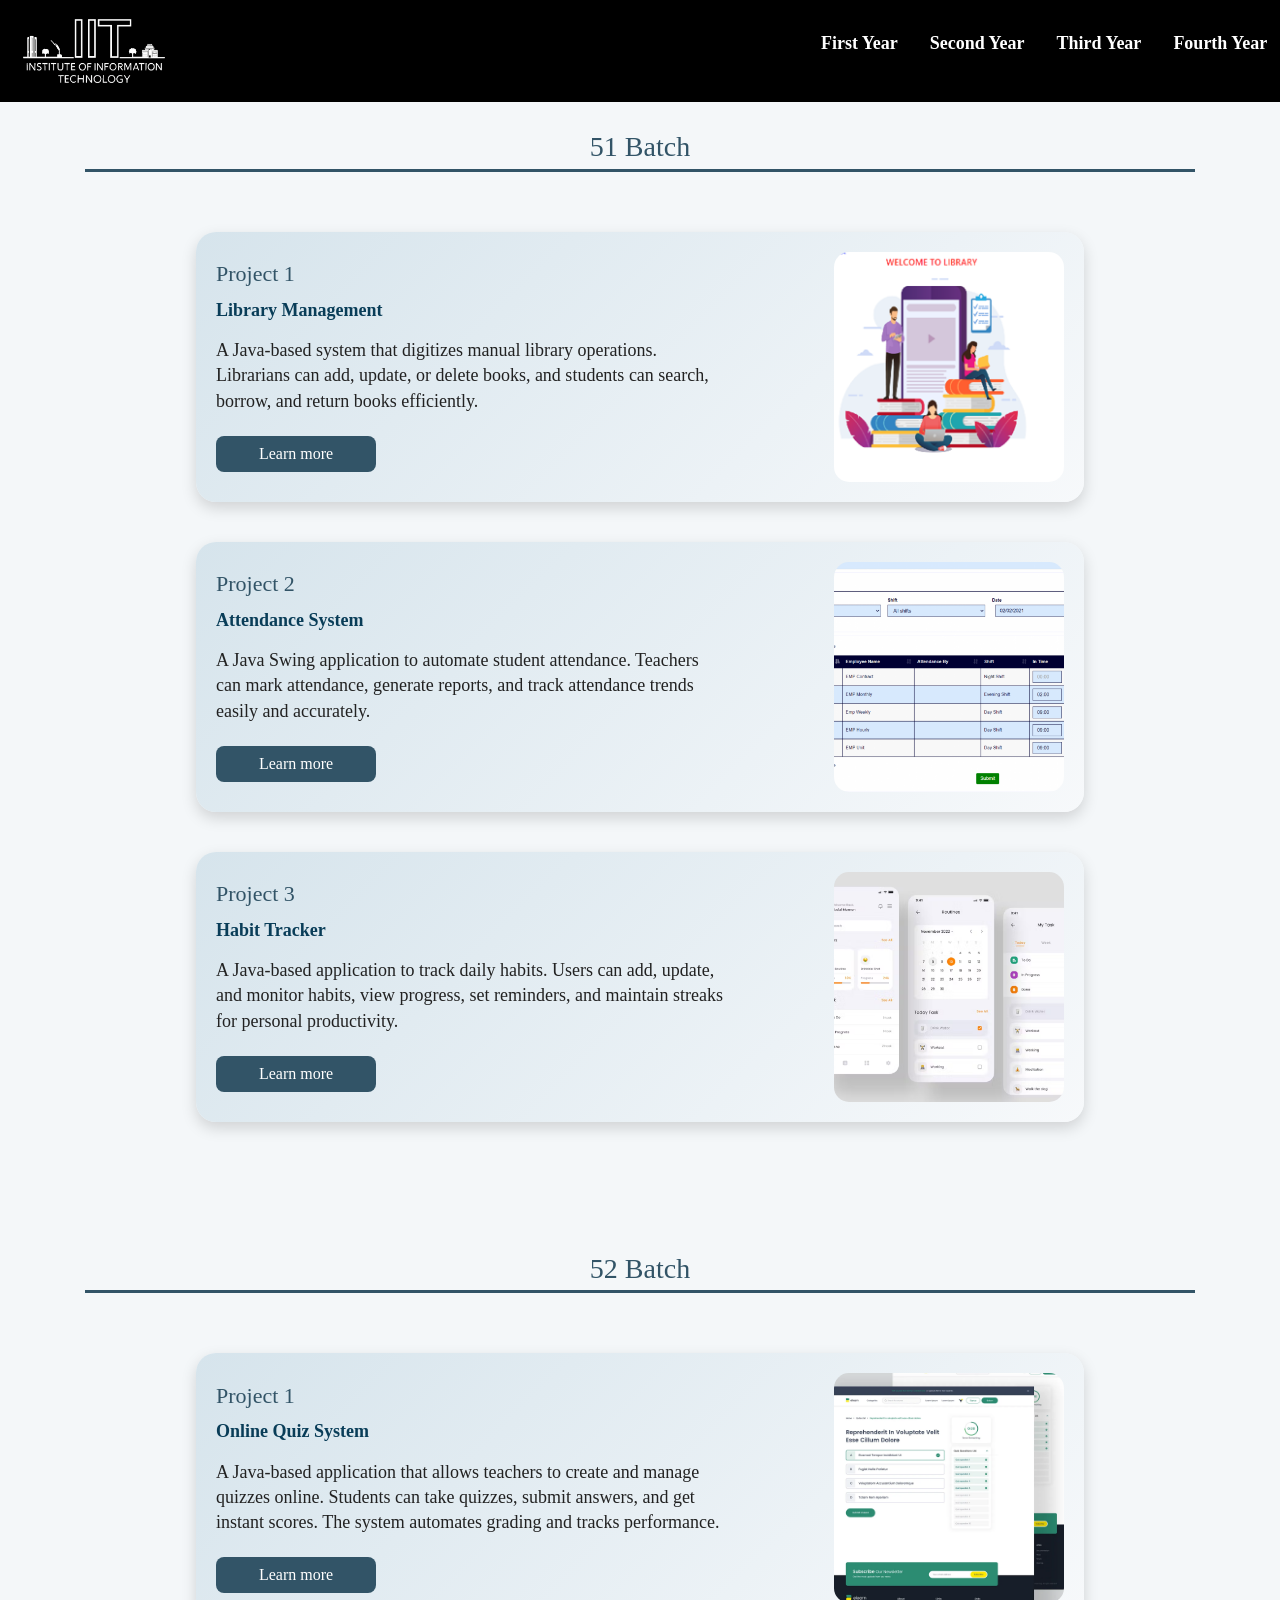
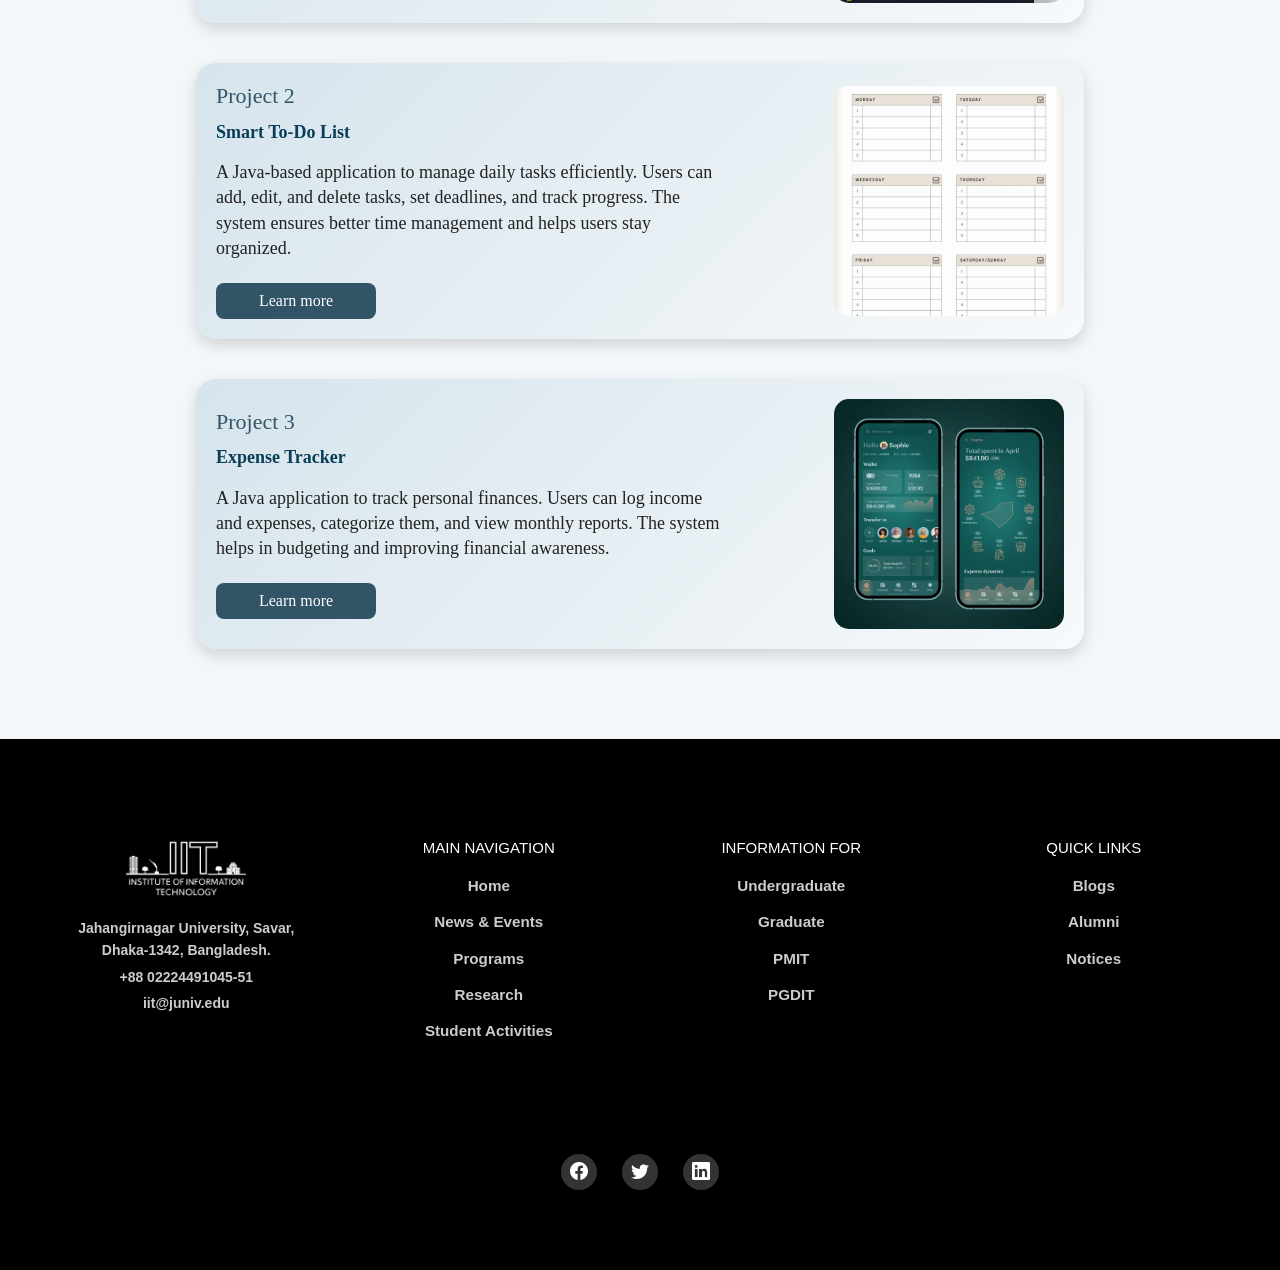
<file: OOP/OOP_Project.html>
<!DOCTYPE html>
<html lang="en">
<head>
    <meta charset="UTF-8">
    <meta name="viewport" content="width=device-width, initial-scale=1.0">
    <title>OOP Project</title>
    <link href="https://cdn.jsdelivr.net/npm/bootstrap@5.3.8/dist/css/bootstrap.min.css" rel="stylesheet">
    <link rel="stylesheet" href="css/style_project.css">
    <link rel="stylesheet" href="css/style_question.css">
      <link href="https://cdn.jsdelivr.net/npm/bootstrap-icons@1.10.5/font/bootstrap-icons.css" rel="stylesheet">
     <link rel="stylesheet" href="css/style_navbar.css">
</head>
<body>
   <header class="site-header" id="site-header" aria-label="Top Navigation">
        <nav class="navbar container-fluid" aria-label="Primary">
          <!-- Left: JU logo linking to university homepage -->
          <a
            class="brand"
            href="../Home/index.html"
            target="_self"
            rel="noopener"
            aria-label="Jahangirnagar University (opens in new tab)"
          >
            <img
              src="images/iit-logo cropped.png "
              alt="Jahangirnagar University"
              id="juLogo"
            />
            <span class="brand-text"></span>
          </a>

          <!-- Hamburger for mobile -->
          <button
            class="nav-toggle"
            id="navToggle"
            aria-expanded="false"
            aria-controls="primaryMenu"
            aria-label="Toggle navigation"
          >
            <span class="nav-toggle-bar" aria-hidden="true"></span>
          </button>

          <!-- Right/center: Year navigation -->
          <ul class="nav-menu">
            <!-- First Year -->
            <li class="nav-item dropdown">
              <a href="#" class="nav-link">First Year</a>
              <ul class="dropdown-menu">
                <!-- 1st Semester -->
                <li class="dropdown-subitem">
                  <a href="#" class="dropdown-link">1st Semester</a>
                  <ul class="dropdown-menu-sub">
                    <li>
                      <a href="#" class="dropdown-link">Introduction to ICT</a>
                    </li>
                    <li>
                      <a href="#" class="dropdown-link"
                        >Structured Programming Language
                      </a>
                    </li>
                    <li>
                      <a href="#" class="dropdown-link">Electrical Circuits</a>
                    </li>
                    <li><a href="#" class="dropdown-link">Physics</a></li>
                    <li>
                      <a href="#" class="dropdown-link"
                        >Differential and Integral Calculus</a
                      >
                    </li>
                    <li>
                      <a href="#" class="dropdown-link"
                        >Communicative English</a
                      >
                    </li>
                  </ul>
                </li>

                <!-- 2nd Semester -->
                <li class="dropdown-subitem">
                  <a href="#" class="dropdown-link">2nd Semester</a>
                  <ul class="dropdown-menu-sub">
                    <li>
                      <a href="#" class="dropdown-link"
                        >Electronic Devices and Circuits</a
                      >
                    </li>
                    <li>
                      <a href="../OOP/OOP_page.html" class="dropdown-link"
                        >Object Oriented Programming</a
                      >
                    </li>
                    <li>
                      <a href="#" class="dropdown-link"
                        >Linear Algebra and Analytical Geometry</a
                      >
                    </li>
                    <li>
                      <a href="#" class="dropdown-link">Discrete Mathematics</a>
                    </li>
                    <li>
                      <a href="#" class="dropdown-link">Bangladesh Studies</a>
                    </li>
                  </ul>
                </li>
                <li class="dropdown-subitem">
                  <a href="../Home/main project/first year/index.html" class="dropdown-link">Project</a>
                </li>
              </ul>
            </li>

            <!-- Second Year -->
            <li class="nav-item dropdown">
              <a href="#" class="nav-link">Second Year</a>
              <ul class="dropdown-menu">
                <!-- 1st Semester -->
                <li class="dropdown-subitem">
                  <a href="#" class="dropdown-link">1st Semester</a>
                  <ul class="dropdown-menu-sub">
                    <li>
                      <a href="#" class="dropdown-link">Data Structures</a>
                    </li>
                    <li>
                      <a href="#" class="dropdown-link">Digital Logic Design</a>
                    </li>
                    <li>
                      <a href="#" class="dropdown-link">Numerical Analysis</a>
                    </li>
                    <li>
                      <a href="#" class="dropdown-link"
                        >Statistics and Probability for Engineers</a
                      >
                    </li>
                    <li>
                      <a href="#" class="dropdown-link">Data Communication</a>
                    </li>
                    <li>
                      <a href="#" class="dropdown-link"
                        >Internet and Web Technology Lab</a
                      >
                    </li>
                  </ul>
                </li>

                <!-- 2nd Semester -->
                <li class="dropdown-subitem">
                  <a href="#" class="dropdown-link">2nd Semester</a>
                  <ul class="dropdown-menu-sub">
                    <li>
                      <a href="#" class="dropdown-link"
                        >Algorithm Analysis and Design</a
                      >
                    </li>
                    <li>
                      <a href="#" class="dropdown-link"
                        >Database Management System</a
                      >
                    </li>
                    <li>
                      <a href="#" class="dropdown-link"
                        >Analog and Digital Communication</a
                      >
                    </li>
                    <li>
                      <a href="#" class="dropdown-link"
                        >Matrices, Vector, Fourier Analysis and Laplace
                        Transforms</a
                      >
                    </li>
                    <li>
                      <a href="#" class="dropdown-link"
                        >Financial and Managerial Accounting</a
                      >
                    </li>
                  </ul>
                </li>
                <li class="dropdown-subitem">
                  <a href="#" class="dropdown-link">Project</a>
                </li>
              </ul>
            </li>

            <!-- Third Year -->
            <li class="nav-item dropdown">
              <a href="#" class="nav-link">Third Year</a>
              <ul class="dropdown-menu">
                <!-- 1st Semester -->
                <li class="dropdown-subitem">
                  <a href="#" class="dropdown-link">1st Semester</a>
                  <ul class="dropdown-menu-sub">
                    <li>
                      <a href="#" class="dropdown-link">Operating System</a>
                    </li>
                    <li>
                      <a href="#" class="dropdown-link">Computer Networks</a>
                    </li>
                    <li>
                      <a href="#" class="dropdown-link"
                        >ICT Business Analytics and Data Visualization</a
                      >
                    </li>
                    <li>
                      <a href="#" class="dropdown-link"
                        >Information and Data Security</a
                      >
                    </li>
                    <li>
                      <a href="#" class="dropdown-link"
                        >Principles of Economics</a
                      >
                    </li>
                  </ul>
                </li>

                <!-- 2nd Semester -->
                <li class="dropdown-subitem">
                  <a href="#" class="dropdown-link">2nd Semester</a>
                  <ul class="dropdown-menu-sub">
                    <li>
                      <a href="#" class="dropdown-link">Software Engineering</a>
                    </li>
                    <li>
                      <a href="#" class="dropdown-link"
                        >Computer Architecture and Microprocessor</a
                      >
                    </li>
                    <li>
                      <a href="#" class="dropdown-link">Signals and Systems</a>
                    </li>
                    <li>
                      <a href="#" class="dropdown-link"
                        >Server Administration and Management</a
                      >
                    </li>
                    <li>
                      <a href="#" class="dropdown-link"
                        >Smart Sensors and Internet of Things</a
                      >
                    </li>
                  </ul>
                </li>
                <li class="dropdown-subitem">
                  <a href="#" class="dropdown-link">Project</a>
                </li>
              </ul>
            </li>

            <!-- Fourth Year -->
            <li class="nav-item dropdown">
              <a href="#" class="nav-link">Fourth Year</a>
              <ul class="dropdown-menu">
                <!-- 1st Semester -->
                <li class="dropdown-subitem">
                  <a href="#" class="dropdown-link">1st Semester</a>
                  <ul class="dropdown-menu-sub">
                    <li>
                      <a href="#" class="dropdown-link"
                        >Digital Signal Processing</a
                      >
                    </li>
                    <li>
                      <a href="#" class="dropdown-link"
                        >Mobile Application Development</a
                      >
                    </li>
                    <li>
                      <a href="#" class="dropdown-link">Cyber Security</a>
                    </li>
                    <li>
                      <a href="#" class="dropdown-link"
                        >Cryptography and Network Security</a
                      >
                    </li>
                    <li>
                      <a href="#" class="dropdown-link"
                        >Big Data Analytics and Application</a
                      >
                    </li>
                    <li>
                      <a href="#" class="dropdown-link"
                        >Optical Fiber Communication</a
                      >
                    </li>
                    <li>
                      <a href="#" class="dropdown-link"
                        >IT Professional and Ethics</a
                      >
                    </li>
                    <li>
                      <a href="#" class="dropdown-link"
                        >IT Project and Service Management</a
                      >
                    </li>
                    <li>
                      <a href="#" class="dropdown-link">IT Risk Management</a>
                    </li>
                  </ul>
                </li>

                <!-- 2nd Semester -->
                <li class="dropdown-subitem">
                  <a href="#" class="dropdown-link">2nd Semester</a>
                  <ul class="dropdown-menu-sub">
                    <li>
                      <a href="#" class="dropdown-link"
                        >Artificial Intelligence</a
                      >
                    </li>
                    <li>
                      <a href="#" class="dropdown-link"
                        >Parallel and Distributed System</a
                      >
                    </li>
                    <li>
                      <a href="#" class="dropdown-link"
                        >Wireless and Cellular Networks</a
                      >
                    </li>
                    <li>
                      <a href="#" class="dropdown-link"
                        >Data Mining and Knowledge Discovery</a
                      >
                    </li>
                    <li><a href="#" class="dropdown-link">Data Science</a></li>
                    <li>
                      <a href="#" class="dropdown-link">Machine Learning</a>
                    </li>
                    <li>
                      <a href="#" class="dropdown-link">Bio-informatics</a>
                    </li>
                  </ul>
                </li>
                <li class="dropdown-subitem">
                  <a href="#" class="dropdown-link">Project</a>
                </li>
              </ul>
            </li>
          </ul>
        </nav>
      </header>
     <!-- 51 Batch -->
    <div class="container">
     <h2>51 Batch</h2>
         <!-- 1st Project -->
         <div class="project_card">
            <div class="description">
            <h3>Project 1</h3>
            <h5>Library Management</h5>
            <p>A Java-based system that digitizes manual library operations. Librarians can add, update, or delete books, and students can search, borrow, and return books efficiently.</p>
             <a href="OOP_project_description_Library.html" class="btn btn-primary" style="background-color: #11446c;">Learn more</a>
        </div>
            <img src="images/library manement system.png" alt="Library project">
         </div>

     <!-- 2nd Project -->
      <div class="project_card">
            <div class="description">
                <h3>Project 2</h3>
                <h5>Attendance System</h5>
                <p>A Java Swing application to automate student attendance. Teachers can mark attendance, generate reports, and track attendance trends easily and accurately.</p>
                <a href="OOP_project_description_Attendance.html" class="btn btn-primary" style="background-color: #11446c;">Learn more</a>
     </div>
            <img src="images/Attendance-management-system.png" alt="Attendance Image">
         </div>

      <!-- 3rd Project -->
      <div class="project_card">
            <div class="description">
                <h3>Project 3</h3>
                <h5>Habit Tracker</h5>
                <p>A Java-based application to track daily habits. Users can add, update, and monitor habits, view progress, set reminders, and maintain streaks for personal productivity.</p>
                <a href="OOP_project_description_Habit.html" class="btn btn-primary" style="background-color: #11446c;">Learn more</a>
         </div>
            <img src="images/havit traker.avif" alt="Habit Tracker Image">
         </div>
    </div>

    <!-- 52 Batch -->
    <div class="container">
     <h2>52 Batch</h2>
         <!-- 1st Project -->
         <div class="project_card">
            <div class="description">
            <h3>Project 1</h3>
            <h5>Online Quiz System</h5>
            <p>A Java-based application that allows teachers to create and manage quizzes online. Students can take quizzes, submit answers, and get instant scores. The system automates grading and tracks performance.</p>
             <a href="#" class="btn btn-primary" style="background-color: #11446c;">Learn more</a>
        </div>
            <img src="images/quiz ui.webp" alt="Quiz System UI">
         </div>

     <!-- 2nd Project -->
      <div class="project_card">
            <div class="description">
                <h3>Project 2</h3>
                <h5>Smart To-Do List</h5>
                <p>A Java-based application to manage daily tasks efficiently. Users can add, edit, and delete tasks, set deadlines, and track progress. The system ensures better time management and helps users stay organized.</p>
                <a href="#" class="btn btn-primary" style="background-color: #11446c;">Learn more</a>
     </div>
            <img src="images/To do list.webp" alt="Attendance Image">
         </div>

      <!-- 3rd Project -->
      <div class="project_card">
            <div class="description">
                <h3>Project 3</h3>
                <h5>Expense Tracker</h5>
                <p>A Java application to track personal finances. Users can log income and expenses, categorize them, and view monthly reports. The system helps in budgeting and improving financial awareness.</p>
                <a href="#" class="btn btn-primary" style="background-color: #11446c;">Learn more</a>
         </div>
            <img src="images/Traker.avif" alt="Habit Tracker Image">
         </div>
    </div>

     <!-- Footer -->
       <footer class="iit-footer">
        <div class="container">
          <div class="iit-footer__columns">
            <!-- Column 1: Institutional Identity -->
            <div class="iit-footer__column">
              <div class="iit-footer__logo">
                <img
                  src="images/iit-logo cropped.png"
                  alt="IIT Jahangirnagar University Logo"
                />
              </div>
              <div class="iit-footer__info">
                <p>Jahangirnagar University, Savar, Dhaka-1342, Bangladesh.</p>
                <p>+88 02224491045-51</p>
                <p>iit@juniv.edu</p>
              </div>
            </div>

            <!-- Column 2: Main Navigation -->
            <div class="iit-footer__column">
              <h4 class="iit-footer__heading">Main Navigation</h4>
              <ul class="iit-footer__links">
                <li><a href="#">Home</a></li>
                <li><a href="#">News & Events</a></li>
                <li><a href="#">Programs</a></li>
                <li><a href="#">Research</a></li>
                <li><a href="#">Student Activities</a></li>
              </ul>
            </div>

            <!-- Column 3: Information For -->
            <div class="iit-footer__column">
              <h4 class="iit-footer__heading">Information For</h4>
              <ul class="iit-footer__links">
                <li><a href="#">Undergraduate</a></li>
                <li><a href="#">Graduate</a></li>
                <li><a href="#">PMIT</a></li>
                <li><a href="#">PGDIT</a></li>
              </ul>
            </div>

            <!-- Column 4: Quick Links -->
            <div class="iit-footer__column">
              <h4 class="iit-footer__heading">Quick Links</h4>
              <ul class="iit-footer__links">
                <li><a href="#">Blogs</a></li>
                <li><a href="#">Alumni</a></li>
                <li><a href="#">Notices</a></li>
              </ul>
            </div>
          </div>

          <!-- Bottom Row: Social Media Icons -->
          <div class="iit-footer__social">
            <a
              href="https://www.facebook.com/groups/138289376248644"
              class="social-icon"
              ><i class="bi bi-facebook" aria-hidden="true"></i
            ></a>
            <a href="#" class="social-icon"
              ><i class="bi bi-twitter" aria-hidden="true"></i
            ></a>
            <a
              href="https://www.linkedin.com/groups/14273407/"
              class="social-icon"
              ><i class="bi bi-linkedin" aria-hidden="true"></i
            ></a>
          </div>
        </div>
      </footer>

<script src="https://cdn.jsdelivr.net/npm/bootstrap@5.3.8/dist/js/bootstrap.bundle.min.js"></script>
</body>
</html>
</file>
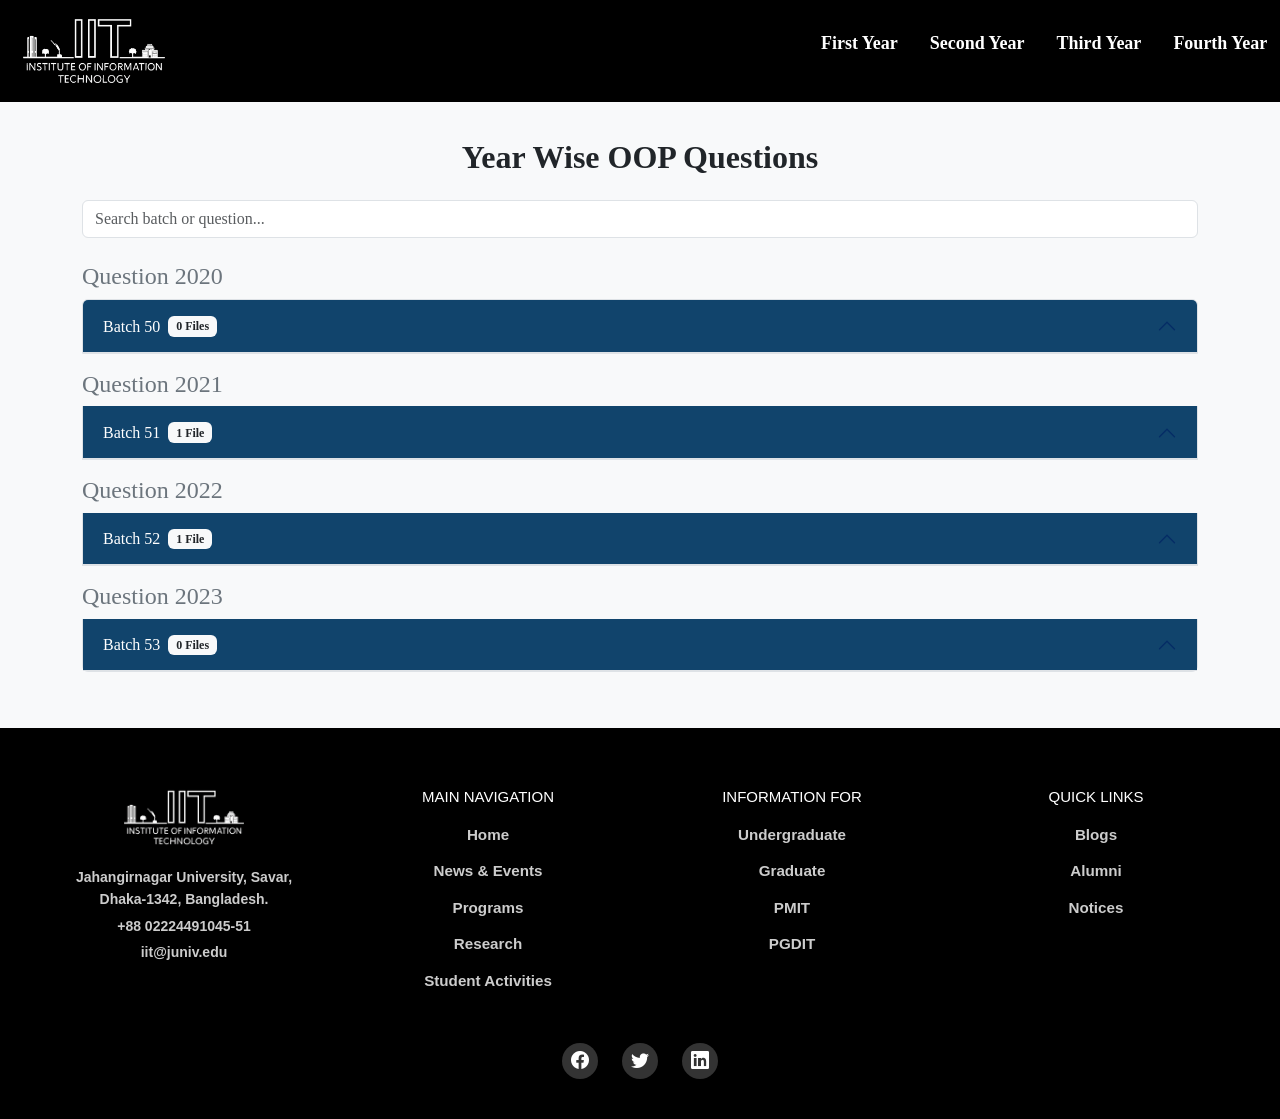
<file: OOP/OOP_theory.html>
<!DOCTYPE html>
<html lang="en">
<head>
  <meta charset="UTF-8">
  <meta name="viewport" content="width=device-width, initial-scale=1.0">
  <title>Year Wise OOP Questions</title>
  <!-- Bootstrap CSS -->
  <link href="https://cdn.jsdelivr.net/npm/bootstrap@5.3.8/dist/css/bootstrap.min.css" rel="stylesheet">
  <link href="https://cdn.jsdelivr.net/npm/bootstrap-icons@1.10.5/font/bootstrap-icons.css" rel="stylesheet">
  <link rel ="stylesheet" href="css/style_question.css">
  <link rel="stylesheet" href="css/style_navbar.css">

</head>
<body class="bg-light">
  <header class="site-header" id="site-header" aria-label="Top Navigation">
        <nav class="navbar container-fluid" aria-label="Primary">
          <!-- Left: JU logo linking to university homepage -->
          <a
            class="brand"
            href="../Home/index.html"
            target="_self"
            rel="noopener"
            aria-label="Jahangirnagar University (opens in new tab)"
          >
            <img
              src="images/iit-logo cropped.png "
              alt="Jahangirnagar University"
              id="juLogo"
            />
            <span class="brand-text"></span>
          </a>

          <!-- Hamburger for mobile -->
          <button
            class="nav-toggle"
            id="navToggle"
            aria-expanded="false"
            aria-controls="primaryMenu"
            aria-label="Toggle navigation"
          >
            <span class="nav-toggle-bar" aria-hidden="true"></span>
          </button>

          <!-- Right/center: Year navigation -->
          <ul class="nav-menu">
            <!-- First Year -->
            <li class="nav-item dropdown">
              <a href="#" class="nav-link">First Year</a>
              <ul class="dropdown-menu">
                <!-- 1st Semester -->
                <li class="dropdown-subitem">
                  <a href="#" class="dropdown-link">1st Semester</a>
                  <ul class="dropdown-menu-sub">
                    <li>
                      <a href="#" class="dropdown-link">Introduction to ICT</a>
                    </li>
                    <li>
                      <a href="#" class="dropdown-link"
                        >Structured Programming Language
                      </a>
                    </li>
                    <li>
                      <a href="#" class="dropdown-link">Electrical Circuits</a>
                    </li>
                    <li><a href="#" class="dropdown-link">Physics</a></li>
                    <li>
                      <a href="#" class="dropdown-link"
                        >Differential and Integral Calculus</a
                      >
                    </li>
                    <li>
                      <a href="#" class="dropdown-link"
                        >Communicative English</a
                      >
                    </li>
                  </ul>
                </li>

                <!-- 2nd Semester -->
                <li class="dropdown-subitem">
                  <a href="#" class="dropdown-link">2nd Semester</a>
                  <ul class="dropdown-menu-sub">
                    <li>
                      <a href="#" class="dropdown-link"
                        >Electronic Devices and Circuits</a
                      >
                    </li>
                    <li>
                      <a href="../OOP/OOP_page.html" class="dropdown-link"
                        >Object Oriented Programming</a
                      >
                    </li>
                    <li>
                      <a href="#" class="dropdown-link"
                        >Linear Algebra and Analytical Geometry</a
                      >
                    </li>
                    <li>
                      <a href="#" class="dropdown-link">Discrete Mathematics</a>
                    </li>
                    <li>
                      <a href="#" class="dropdown-link">Bangladesh Studies</a>
                    </li>
                  </ul>
                </li>
                <li class="dropdown-subitem">
                  <a href="../Home/main project/first year/index.html" class="dropdown-link">Project</a>
                </li>
              </ul>
            </li>

            <!-- Second Year -->
            <li class="nav-item dropdown">
              <a href="#" class="nav-link">Second Year</a>
              <ul class="dropdown-menu">
                <!-- 1st Semester -->
                <li class="dropdown-subitem">
                  <a href="#" class="dropdown-link">1st Semester</a>
                  <ul class="dropdown-menu-sub">
                    <li>
                      <a href="#" class="dropdown-link">Data Structures</a>
                    </li>
                    <li>
                      <a href="#" class="dropdown-link">Digital Logic Design</a>
                    </li>
                    <li>
                      <a href="#" class="dropdown-link">Numerical Analysis</a>
                    </li>
                    <li>
                      <a href="#" class="dropdown-link"
                        >Statistics and Probability for Engineers</a
                      >
                    </li>
                    <li>
                      <a href="#" class="dropdown-link">Data Communication</a>
                    </li>
                    <li>
                      <a href="#" class="dropdown-link"
                        >Internet and Web Technology Lab</a
                      >
                    </li>
                  </ul>
                </li>

                <!-- 2nd Semester -->
                <li class="dropdown-subitem">
                  <a href="#" class="dropdown-link">2nd Semester</a>
                  <ul class="dropdown-menu-sub">
                    <li>
                      <a href="#" class="dropdown-link"
                        >Algorithm Analysis and Design</a
                      >
                    </li>
                    <li>
                      <a href="#" class="dropdown-link"
                        >Database Management System</a
                      >
                    </li>
                    <li>
                      <a href="#" class="dropdown-link"
                        >Analog and Digital Communication</a
                      >
                    </li>
                    <li>
                      <a href="#" class="dropdown-link"
                        >Matrices, Vector, Fourier Analysis and Laplace
                        Transforms</a
                      >
                    </li>
                    <li>
                      <a href="#" class="dropdown-link"
                        >Financial and Managerial Accounting</a
                      >
                    </li>
                  </ul>
                </li>
                <li class="dropdown-subitem">
                  <a href="#" class="dropdown-link">Project</a>
                </li>
              </ul>
            </li>

            <!-- Third Year -->
            <li class="nav-item dropdown">
              <a href="#" class="nav-link">Third Year</a>
              <ul class="dropdown-menu">
                <!-- 1st Semester -->
                <li class="dropdown-subitem">
                  <a href="#" class="dropdown-link">1st Semester</a>
                  <ul class="dropdown-menu-sub">
                    <li>
                      <a href="#" class="dropdown-link">Operating System</a>
                    </li>
                    <li>
                      <a href="#" class="dropdown-link">Computer Networks</a>
                    </li>
                    <li>
                      <a href="#" class="dropdown-link"
                        >ICT Business Analytics and Data Visualization</a
                      >
                    </li>
                    <li>
                      <a href="#" class="dropdown-link"
                        >Information and Data Security</a
                      >
                    </li>
                    <li>
                      <a href="#" class="dropdown-link"
                        >Principles of Economics</a
                      >
                    </li>
                  </ul>
                </li>

                <!-- 2nd Semester -->
                <li class="dropdown-subitem">
                  <a href="#" class="dropdown-link">2nd Semester</a>
                  <ul class="dropdown-menu-sub">
                    <li>
                      <a href="#" class="dropdown-link">Software Engineering</a>
                    </li>
                    <li>
                      <a href="#" class="dropdown-link"
                        >Computer Architecture and Microprocessor</a
                      >
                    </li>
                    <li>
                      <a href="#" class="dropdown-link">Signals and Systems</a>
                    </li>
                    <li>
                      <a href="#" class="dropdown-link"
                        >Server Administration and Management</a
                      >
                    </li>
                    <li>
                      <a href="#" class="dropdown-link"
                        >Smart Sensors and Internet of Things</a
                      >
                    </li>
                  </ul>
                </li>
                <li class="dropdown-subitem">
                  <a href="#" class="dropdown-link">Project</a>
                </li>
              </ul>
            </li>

            <!-- Fourth Year -->
            <li class="nav-item dropdown">
              <a href="#" class="nav-link">Fourth Year</a>
              <ul class="dropdown-menu">
                <!-- 1st Semester -->
                <li class="dropdown-subitem">
                  <a href="#" class="dropdown-link">1st Semester</a>
                  <ul class="dropdown-menu-sub">
                    <li>
                      <a href="#" class="dropdown-link"
                        >Digital Signal Processing</a
                      >
                    </li>
                    <li>
                      <a href="#" class="dropdown-link"
                        >Mobile Application Development</a
                      >
                    </li>
                    <li>
                      <a href="#" class="dropdown-link">Cyber Security</a>
                    </li>
                    <li>
                      <a href="#" class="dropdown-link"
                        >Cryptography and Network Security</a
                      >
                    </li>
                    <li>
                      <a href="#" class="dropdown-link"
                        >Big Data Analytics and Application</a
                      >
                    </li>
                    <li>
                      <a href="#" class="dropdown-link"
                        >Optical Fiber Communication</a
                      >
                    </li>
                    <li>
                      <a href="#" class="dropdown-link"
                        >IT Professional and Ethics</a
                      >
                    </li>
                    <li>
                      <a href="#" class="dropdown-link"
                        >IT Project and Service Management</a
                      >
                    </li>
                    <li>
                      <a href="#" class="dropdown-link">IT Risk Management</a>
                    </li>
                  </ul>
                </li>

                <!-- 2nd Semester -->
                <li class="dropdown-subitem">
                  <a href="#" class="dropdown-link">2nd Semester</a>
                  <ul class="dropdown-menu-sub">
                    <li>
                      <a href="#" class="dropdown-link"
                        >Artificial Intelligence</a
                      >
                    </li>
                    <li>
                      <a href="#" class="dropdown-link"
                        >Parallel and Distributed System</a
                      >
                    </li>
                    <li>
                      <a href="#" class="dropdown-link"
                        >Wireless and Cellular Networks</a
                      >
                    </li>
                    <li>
                      <a href="#" class="dropdown-link"
                        >Data Mining and Knowledge Discovery</a
                      >
                    </li>
                    <li><a href="#" class="dropdown-link">Data Science</a></li>
                    <li>
                      <a href="#" class="dropdown-link">Machine Learning</a>
                    </li>
                    <li>
                      <a href="#" class="dropdown-link">Bio-informatics</a>
                    </li>
                  </ul>
                </li>
                <li class="dropdown-subitem">
                  <a href="#" class="dropdown-link">Project</a>
                </li>
              </ul>
            </li>
          </ul>
        </nav>
      </header>
<div class="container py-5">
  <h2 class="text-center mb-4 fw-bold">Year Wise OOP Questions</h2>

  <!-- Search Bar -->
  <div class="mb-4">
    <input type="text" class="form-control" id="searchInput" placeholder="Search batch or question...">
  </div>

  <div class="accordion" id="yearAccordion">

   <h4 class="text-secondary mt-3 mb-2">Question 2020</h4>
    <div class="accordion-item mb-2">
      <h2 class="accordion-header" id="heading53">
        <button class="accordion-button  text-white" type="button" data-bs-toggle="collapse" data-bs-target="#collapse50" style="background-color:#11446c ;">
          Batch 50 <span class="badge bg-light text-dark ms-2">0 Files</span>
        </button>
      </h2>
      <div id="collapse50" class="accordion-collapse collapse" data-bs-parent="#yearAccordion">
        <div class="accordion-body">
          No files uploaded yet.
        </div>
      </div>
    </div>

    <!-- Second Year -->
    <h4 class="text-secondary mt-3 mb-2">Question 2021</h4>
    <div class="accordion-item mb-2">
      <h2 class="accordion-header" id="heading51">
        <button class="accordion-button  text-white" type="button" data-bs-toggle="collapse" data-bs-target="#collapse51"style="background-color:#11446c ;">
          Batch 51 <span class="badge bg-light text-dark ms-2">1 File</span>
        </button>
      </h2>
      <div id="collapse51" class="accordion-collapse collapse" data-bs-parent="#yearAccordion">
        <div class="accordion-body">
          <a href="pdf/OOP question 51.pdf" class="btn btn-outline-primary btn-sm me-2">View</a>

          <a href="pdf/OOP question 51.pdf" download class="btn btn-success btn-sm">
            <i class="bi bi-download"></i> Download
          </a>
        </div>
      </div>
    </div>

    <!-- Third Year -->
    <h4 class="text-secondary mt-3 mb-2">Question 2022</h4>
    <div class="accordion-item mb-2">
      <h2 class="accordion-header" id="heading52">
        <button class="accordion-button  text-white" type="button" data-bs-toggle="collapse" data-bs-target="#collapse52" style="background-color:#11446c ;">
          Batch 52 <span class="badge bg-light text-dark ms-2">1 File</span>
        </button>
      </h2>
      <div id="collapse52" class="accordion-collapse collapse" data-bs-parent="#yearAccordion">
        <div class="accordion-body">
          <a href="pdf/OOP question 52.pdf" class="btn btn-outline-primary btn-sm me-2">View</a>

          <a href="pdf/OOP question 52.pdf" download class="btn btn-success btn-sm">
            <i class="bi bi-download"></i> Download
          </a>
        </div>
      </div>
    </div>

    <!-- Fourth Year -->
    <h4 class="text-secondary mt-3 mb-2">Question 2023</h4>
    <div class="accordion-item mb-2">
      <h2 class="accordion-header" id="heading53">
        <button class="accordion-button  text-white" type="button" data-bs-toggle="collapse" data-bs-target="#collapse53" style="background-color:#11446c ;">
          Batch 53 <span class="badge bg-light text-dark ms-2">0 Files</span>
        </button>
      </h2>
      <div id="collapse53" class="accordion-collapse collapse" data-bs-parent="#yearAccordion">
        <div class="accordion-body">
          No files uploaded yet.
        </div>
      </div>
    </div>

  </div>
</div>

  <!-- Footer -->
      <footer class="iit-footer">
        <div class="container">
          <div class="iit-footer__columns">
            <!-- Column 1: Institutional Identity -->
            <div class="iit-footer__column">
              <div class="iit-footer__logo">
                <img
                  src="images/iit-logo cropped.png"
                  alt="IIT Jahangirnagar University Logo"
                />
              </div>
              <div class="iit-footer__info">
                <p>Jahangirnagar University, Savar, Dhaka-1342, Bangladesh.</p>
                <p>+88 02224491045-51</p>
                <p>iit@juniv.edu</p>
              </div>
            </div>

            <!-- Column 2: Main Navigation -->
            <div class="iit-footer__column">
              <h4 class="iit-footer__heading">Main Navigation</h4>
              <ul class="iit-footer__links">
                <li><a href="#">Home</a></li>
                <li><a href="#">News & Events</a></li>
                <li><a href="#">Programs</a></li>
                <li><a href="#">Research</a></li>
                <li><a href="#">Student Activities</a></li>
              </ul>
            </div>

            <!-- Column 3: Information For -->
            <div class="iit-footer__column">
              <h4 class="iit-footer__heading">Information For</h4>
              <ul class="iit-footer__links">
                <li><a href="#">Undergraduate</a></li>
                <li><a href="#">Graduate</a></li>
                <li><a href="#">PMIT</a></li>
                <li><a href="#">PGDIT</a></li>
              </ul>
            </div>

            <!-- Column 4: Quick Links -->
            <div class="iit-footer__column">
              <h4 class="iit-footer__heading">Quick Links</h4>
              <ul class="iit-footer__links">
                <li><a href="#">Blogs</a></li>
                <li><a href="#">Alumni</a></li>
                <li><a href="#">Notices</a></li>
              </ul>
            </div>
          </div>

          <!-- Bottom Row: Social Media Icons -->
          <div class="iit-footer__social">
            <a
              href="https://www.facebook.com/groups/138289376248644"
              class="social-icon"
              ><i class="bi bi-facebook" aria-hidden="true"></i
            ></a>
            <a href="#" class="social-icon"
              ><i class="bi bi-twitter" aria-hidden="true"></i
            ></a>
            <a
              href="https://www.linkedin.com/groups/14273407/"
              class="social-icon"
              ><i class="bi bi-linkedin" aria-hidden="true"></i
            ></a>
          </div>
        </div>
      </footer>
<!-- Bootstrap JS -->
<script src="https://cdn.jsdelivr.net/npm/bootstrap@5.3.8/dist/js/bootstrap.bundle.min.js"></script>

<!-- Optional: Simple Search Script -->
<script>
  const searchInput = document.getElementById('searchInput');
  searchInput.addEventListener('keyup', function() {
    const filter = searchInput.value.toLowerCase();
    const items = document.querySelectorAll('.accordion-item');
    items.forEach(item => {
      const text = item.innerText.toLowerCase();
      if(text.includes(filter)) {
        item.style.display = '';
      } else {
        item.style.display = 'none';
      }
    });
  });
</script>

</body>
</html>
</file>
<file: Explore/style.css>
/* ====== Global Styles ====== */
* {
  margin: 0;
  padding: 0;
  box-sizing: border-box;
}

body {
  font-family: "Arial", sans-serif;
  line-height: 1.6;
  background-color: #f9f9f9;
  color: #333;
}

a {
  text-decoration: none;
  color: inherit;
}

img {
  max-width: 100%;
  display: block;
}

/* ====== Hero Section ====== */
#hero {
  height: 80vh;
  background: url("images/hero bg.jpg") center center/cover no-repeat;
  display: flex;
  justify-content: center;
  align-items: center;
  text-align: center;
  color: white;
  position: relative;
}

#hero::after {
  content: "";
  position: absolute;
  top: 0;
  left: 0;
  width: 100%;
  height: 100%;
  background-color: rgba(0, 0, 0, 0.5); /* overlay */
  z-index: 1;
}

#hero .hero-content {
  position: relative;
  z-index: 2;
}

#hero h1 {
  font-size: 3rem;
  margin-bottom: 10px;
}

#hero p {
  font-size: 1.2rem;
  margin-bottom: 20px;
}

/* ====== Hero Buttons ====== */
.hero-buttons {
  display: flex;
  justify-content: center;
  gap: 20px;
  flex-wrap: wrap;
}

#hero button,
#hero .home-btn {
  padding: 12px 25px;
  font-size: 1rem;
  border-radius: 5px;
  cursor: pointer;
  font-weight: bold;
  transition: all 0.3s ease;
}

/* Start Exploring Button */
#hero button {
  background-color: #007bff;
  border: none;
  color: white;
}

#hero button:hover {
  background-color: #0056b3;
  transform: scale(1.05);
}

/* Home Button */
#hero .home-btn {
  display: inline-block;
  background-color: transparent;
  border: 2px solid white;
  color: white;
  text-decoration: none;
  line-height: 1.2;
  padding: 10px 25px;
}

#hero .home-btn:hover {
  background-color: white;
  color: #007bff;
  transform: scale(1.05);
}

/* ====== General Sections ====== */
section {
  padding: 60px 20px;
  max-width: 1200px;
  margin: 0 auto;
}

section header h2 {
  text-align: center;
  font-size: 2rem;
  color: #007bff;
  margin-bottom: 10px;
}

section header p {
  text-align: center;
  margin-bottom: 40px;
  font-size: 1rem;
  color: #555;
}

/* ====== Cards Layout ====== */
.cards {
  display: flex;
  flex-wrap: wrap;
  justify-content: center;
  gap: 20px;
}

/* Individual Card */
.card {
  background: white;
  border-radius: 10px;
  box-shadow: 0 6px 12px rgba(0, 0, 0, 0.1);
  overflow: hidden;
  flex: 1 1 250px;
  max-width: 300px;
  text-align: center;
  padding: 20px;
  transition: transform 0.3s ease, box-shadow 0.3s ease;
}

.card:hover {
  transform: translateY(-5px);
  box-shadow: 0 12px 20px rgba(0, 0, 0, 0.15);
}

.card h3 {
  margin: 15px 0;
  font-size: 1.2rem;
  color: #007bff;
}

.card p {
  font-size: 0.95rem;
  color: #555;
  line-height: 1.4;
}

/* Lists inside cards (for research interests) */
.card ul {
  text-align: left;
  list-style-type: disc;
  margin-top: 10px;
  padding-left: 20px;
}

.card ul li {
  margin-bottom: 5px;
  font-size: 0.95rem;
  color: #555;
}

/* ====== Clubs / Special Sections ====== */
#clubs {
  padding: 60px 20px;
  background-color: #f1f4f8; /* light neutral background */
  border-radius: 10px;
  max-width: 1162px;
  margin: 50px auto;
}

#clubs header h2 {
  font-size: 2.5rem;
  margin-bottom: 10px;
  text-align: center;
  color: #007bff;
}

#clubs header p {
  text-align: center;
  font-size: 1.1rem;
  color: #555;
  margin-bottom: 40px;
}

/* Club Cards */
#clubs .cards {
  display: flex;
  flex-wrap: wrap;
  gap: 20px;
  justify-content: center;
}

#clubs .card {
  width: 280px;
  box-shadow: 0 4px 12px rgba(0, 0, 0, 0.05);
}

#clubs .card img {
  width: 100%;
  height: 180px;
  object-fit: cover;
  border-radius: 8px;
  margin-bottom: 15px;
}

/* ====== Events Section ====== */
/* ====== Events Section Background ====== */
#events {
  padding: 60px 20px;
  background-color: #f1f4f8; 
  border-radius: 10px;
  max-width: 1162px;
  margin: 50px auto;
}

/* Header styling */
#events header h2 {
  font-size: 2.5rem;
  margin-bottom: 10px;
  text-align: center;
  color: #007bff;
}

#events header p {
  text-align: center;
  font-size: 1.1rem;
  color: #555;
  margin-bottom: 40px;
}

/* Each category container */
.events-category {
  margin-bottom: 50px;
}

.events-category h3 {
  font-size: 1.8rem;
  color: #333;
  margin-bottom: 20px;
  border-left: 4px solid #007bff;
  padding-left: 10px;
}

/* Cards Container */
.events-category .cards {
  display: flex;
  flex-wrap: wrap;
  gap: 20px;
  justify-content: center;
}

/* Individual Card */
.events-category .card {
  background-color: white;
  border-radius: 10px;
  padding: 20px;
  width: 280px;
  box-shadow: 0 4px 12px rgba(0, 0, 0, 0.05);
  transition: transform 0.3s ease, box-shadow 0.3s ease;
}

.events-category .card:hover {
  transform: translateY(-5px);
  box-shadow: 0 8px 20px rgba(0, 0, 0, 0.1);
}

.events-category .card h4 {
  font-size: 1.2rem;
  margin-bottom: 10px;
  color: #007bff;
}

.events-category .card p {
  font-size: 0.95rem;
  color: #555;
  line-height: 1.4;
}

/* Optional: Different border-top for Upcoming vs Completed */
.events-category:nth-of-type(1) .card {
  border-top: 4px solid #28a745;
}

.events-category:nth-of-type(2) .card {
  border-top: 4px solid #6c757d; 
}

/* ====== Footer ====== */
footer {
  background: #333;
  color: white;
  text-align: center;
  padding: 25px 20px;
}

footer a {
  color: #fff;
  font-weight: bold;
}

footer a:hover {
  text-decoration: underline;
}

/* ====== Responsive Design ====== */
@media (max-width: 768px) {
  #hero h1 {
    font-size: 2.2rem;
  }
  #hero p {
    font-size: 1rem;
  }
  .cards {
    flex-direction: column;
    align-items: center;
  }
}

/*Subject overview*/

/* Section wrapper */

#semester-section {
  padding: 60px 30px;
  background: #fdfcf9;
  border-top: 2px solid #e7e3da;
  border-bottom: 2px solid #e7e3da;
  max-width: 1162px;
  margin: 0 auto;
  font-family: "Segoe UI", Tahoma, Geneva, Verdana, sans-serif;
}

#semester-section header {
  text-align: center;
  margin-bottom: 32px;
}

#semester-section h2 {
  font-size: 2.5rem;
  margin-bottom: 10px;
  color: #222;
}

.year,
.semester {
  background: #ffffff;
  border: 1px solid #e2e2e2;
  border-radius: 12px;
  margin-bottom: 18px;
  overflow: hidden;
  box-shadow: 0 6px 18px rgba(0, 0, 0, 0.06);
  transition: transform 0.15s ease, box-shadow 0.15s ease;
}

.year:hover,
.semester:hover {
  transform: translateY(-2px);
  box-shadow: 0 10px 25px rgba(0, 0, 0, 0.08);
}

.year__title,
.semester__title {
  display: block;
  cursor: pointer;
  padding: 16px 20px;
  font-weight: 700;
  font-size: 1.15rem;
  user-select: none;
  background: #f9f9ff;
  border-bottom: 1px solid #ececec;
  transition: background 0.2s ease;
}

.year[open] .year__title,
.semester[open] .semester__title {
  background: #e8e8ff;
}

.semesters {
  padding: 16px 18px 20px;
}

.subjects {
  list-style: none;
  padding: 0;
  margin: 10px 0 0 0;
  display: grid;
  grid-template-columns: repeat(auto-fit, minmax(280px, 1fr));
  gap: 14px;
}

.subject {
  width: 100%;
  text-align: left;
  background: #fefefe;
  border: 1px solid #dcdcdc;
  padding: 12px 14px;
  border-radius: 10px;
  cursor: pointer;
  transition: background 0.2s ease, box-shadow 0.2s ease, transform 0.1s ease;
  font-size: 1rem;
  font-weight: 500;
}

.subject:hover {
  background: #f0f4ff;
  box-shadow: 0 3px 12px rgba(0, 0, 0, 0.08);
}

.subject:active {
  transform: translateY(1px);
}

.description-box {
  margin-top: 28px;
  padding: 20px 24px;
  background: #fffaf0;
  border: 1px solid #f4d4a1;
  border-radius: 12px;
  color: #333;
  font-size: 1.05rem;
  line-height: 1.6;
  box-shadow: 0 4px 14px rgba(0, 0, 0, 0.05);
}

.description-box strong {
  display: block;
  margin-bottom: 8px;
  font-size: 1.2rem;
  color: #111;
}

.description-box em {
  color: #666;
}

/* Subjects Card Grid */
.subjects-card-grid {
  display: grid;
  grid-template-columns: repeat(auto-fit, minmax(260px, 1fr));
  gap: 16px;
  margin-top: 12px;
}

/* Individual Subject Card */
.subject-card {
  background: #ffffff;
  border-radius: 12px;
  padding: 18px 14px;
  cursor: pointer;
  box-shadow: 0 4px 12px rgba(0, 0, 0, 0.06);
  transition: transform 0.15s ease, box-shadow 0.15s ease, background 0.2s ease;
  text-align: center;
  font-weight: 500;
}

.subject-card h3 {
  margin: 0;
  font-size: 1rem;
  color: #222;
  line-height: 1.4;
}

/* Hover effect for better visualization */
.subject-card:hover {
  transform: translateY(-3px);
  box-shadow: 0 8px 20px rgba(0, 0, 0, 0.08);
  background: #f0f4ff;
}

/* Active/click effect */
.subject-card:active {
  transform: translateY(1px);
  box-shadow: 0 4px 12px rgba(0, 0, 0, 0.06);
}

/* Optional: Make the cards slightly larger on wide screens */
@media (min-width: 768px) {
  .subjects-card-grid {
    gap: 20px;
  }
  .subject-card h3 {
    font-size: 1.05rem;
  }
}
</file>
<file: View Academic Calendar/style.css>
/* ==========================
   General Page Styles
========================== */
body {
    font-family: Arial, sans-serif;
    margin: 20px;
    background-color: #f7efef;
    color: #333;
}

/* Calendar Title */
.calendar-title {
    text-align: center;
    font-size: 28px;
    font-weight: bold;
    margin-bottom: 20px;
}

.calendar-legend {
    display: block;
    font-size: 18px;
    font-weight: bold;
    margin-top: 5px;
}


/* ==========================
   Calendar Styles
========================== */
.calendar-content {
    display: flex;
    flex-wrap: wrap;
    gap: 20px;
    margin-bottom: 40px;
    justify-content: center;
}

.month {
    border: 1px solid #ccc;
    border-radius: 8px;
    padding: 10px;
    background-color: #fff;
    width: 280px;

    
}

.month__title {
    text-align: center;
    margin-bottom: 10px;
}

.calendar-table {
    width: 100%;
    border-collapse: collapse;
    text-align: center;
}

.calendar-table th,
.calendar-table td {
    border: 1px solid #ddd;
    padding: 6px;
}

/* Off Days */
.off-red {
    color: #fff;
    background-color: #e74c3c; 
    font-weight: bold;
}

.off-blue {
    color: #fff;
    background-color: #3498db; 
    font-weight: bold;
}

/* ==========================
   Info / Notices Section
========================== */
.info-notices-wrapper {
    display: flex;
    gap: 30px;
    flex-wrap: wrap;
}

/* Left Section: Off Day Reasons */

.holidays-2025 {
    width: 100%;
    background-color: #fff;
    border: 1px solid #ccc;
    border-radius: 10px;
    padding: 20px;
    margin: 40px 0;
    box-shadow: 0 4px 8px rgba(0,0,0,0.1);
}

.holidays-title {
    text-align: center;
    font-size: 26px;
    font-weight: bold;
    margin-bottom: 25px;
    color: #2c3e50;
}

.holidays-columns {
    display: flex;
    justify-content: center;
    gap: 20px;
    flex-wrap: wrap;
}

.holiday-column {
    flex: 0 0 30%;
    min-width: 220px;
    background-color: #fafafa;
    padding: 15px;
    border-radius: 8px;
    transition: transform 0.3s;
}

.holiday-column h3 {
    font-size: 20px;
    font-weight: bold;
    color: #34495e;
    margin-bottom: 12px;
    text-align: center;
}

.holiday-column ul {
    list-style-type: disc;
    padding-left: 20px;
    line-height: 1.6;
    color: #555;
}

.holiday-column ul li {
    padding: 4px 0;
    transition: color 0.3s, transform 0.3s;
}

.holiday-column ul li:hover {
    color: #e74c3c;
    transform: scale(1.05);
    cursor: pointer;
}

@media (max-width: 900px) {
    .holidays-columns {
        flex-direction: column;
        align-items: center;
    }

    .holiday-column {
        width: 80%;
        max-width: 400px;
        margin-bottom: 20px;
    }
}


/* ==========================
   Exam Dates Table
========================== */
.exam-dates {
    background-color: #fff;
    padding: 20px;
    border-radius: 10px;
    border: 1px solid #ccc;
    box-shadow: 0 4px 6px rgba(0,0,0,0.1);
    margin-bottom: 30px;
}

.exam-dates h3 {
    text-align: center;
    font-size: 22px;
    font-weight: bold;
    color: #2c3e50;
    margin-bottom: 15px;
}

.exam-dates table {
    width: 100%;
    border-collapse: collapse;
}

.exam-dates th,
.exam-dates td {
    border: 1px solid #ddd;
    padding: 10px;
    text-align: center;
}

.exam-dates th {
    background-color: #f0f0f0;
    font-weight: bold;
    color: #34495e;
}

.exam-dates tbody tr:nth-child(even) {
    background-color: #fafafa;
}

.exam-dates tbody tr:hover {
    background-color: #f9e6e6; 
    transform: scale(1.01);
    transition: 0.3s;
}

@media (max-width: 900px) {
    .exam-dates {
        width: 100%;
        padding: 15px;
    }

    .exam-dates th,
    .exam-dates td {
        padding: 8px;
        font-size: 14px;
    }
}


/* Notices */
.notices-updates {
    background-color: #fff;
    padding: 15px;
    border-radius: 8px;
    border: 1px solid #ccc;
}

.notices-updates h3 {
    margin-bottom: 10px;
}

.notices-updates ul {
    list-style-type: circle;
    padding-left: 20px;
}

/* ==========================
   Responsive
========================== */
@media (max-width: 900px) {
    .calendar-content {
        justify-content: center;
    }
    .info-notices-wrapper {
        flex-direction: column;
    }
}

/* ==========================
   IIT Events Table
========================== */
.iit-events {
    background-color: #fff;
    padding: 20px;
    border-radius: 10px;
    border: 1px solid #ccc;
    box-shadow: 0 4px 6px rgba(0,0,0,0.1);
    margin-bottom: 30px;
}

.iit-events h3 {
    text-align: center;
    font-size: 22px;
    font-weight: bold;
    color: #2c3e50;
    margin-bottom: 15px;
}

.iit-events table {
    width: 100%;
    border-collapse: collapse;
}

.iit-events th,
.iit-events td {
    border: 1px solid #ddd;
    padding: 10px;
    text-align: center;
}

.iit-events th {
    background-color: #f0f0f0;
    font-weight: bold;
    color: #34495e;
}

.iit-events tbody tr:nth-child(even) {
    background-color: #fafafa;
}

.iit-events tbody tr:hover {
    background-color: #f0f9ff;
    transform: scale(1.01);
    transition: 0.3s;
}

@media (max-width: 900px) {
    .iit-events {
        width: 100%;
        padding: 15px;
    }

    .iit-events th,
    .iit-events td {
        padding: 8px;
        font-size: 14px;
    }
}


/* ==========================
   Notices & Updates
========================== */
.notices-updates {
    background-color: #fff;
    padding: 20px;
    border-radius: 10px;
    border: 1px solid #ccc;
    box-shadow: 0 4px 6px rgba(0,0,0,0.1);
    margin-bottom: 30px;
}

.notices-updates h3 {
    text-align: center;
    font-size: 22px;
    font-weight: bold;
    color: #2c3e50;
    margin-bottom: 15px;
}

.notices-updates ul {
    list-style-type: disc;
    padding-left: 20px;
    line-height: 1.8;
    color: #555;
}

.notices-updates ul li {
    padding: 6px 0;
    transition: color 0.3s, transform 0.2s;
}

/* Hover effect */
.notices-updates ul li:hover {
    color: #e67e22; 
    transform: scale(1.02);
    cursor: pointer;
}

@media (max-width: 900px) {
    .notices-updates {
        width: 100%;
        padding: 15px;
    }

    .notices-updates ul li {
        font-size: 14px;
    }
}

/* ==========================
   Footer Styles
========================== */
.site-footer {
    background-color: #2c3e50;
    color: #fff;
    padding: 40px 20px 20px 20px;
    font-family: Arial, sans-serif;
}

.footer-container {
    display: flex;
    flex-wrap: wrap;
    gap: 30px;
    justify-content: space-between;
    max-width: 1200px;
    margin: 0 auto;
}

.footer-column {
    flex: 1;
    min-width: 220px;
}

.footer-column h4 {
    font-size: 18px;
    font-weight: bold;
    margin-bottom: 15px;
}

.footer-column p,
.footer-column ul {
    font-size: 14px;
    line-height: 1.6;
}

.footer-column ul {
    list-style: none;
    padding-left: 0;
}

.footer-column ul li {
    margin-bottom: 8px;
}

.footer-column ul li a {
    color: #fff;
    text-decoration: none;
    transition: color 0.3s;
}

.footer-column ul li a:hover {
    color: #e67e22;
}

.social-links li i {
    margin-right: 6px;
}

.footer-bottom {
    text-align: center;
    margin-top: 30px;
    font-size: 14px;
    border-top: 1px solid rgba(255,255,255,0.2);
    padding-top: 15px;
}

/* Responsive Footer */
@media (max-width: 900px) {
    .footer-container {
        flex-direction: column;
        align-items: center;
    }

    .footer-column {
        text-align: center;
    }

    .social-links li {
        display: inline-block;
        margin: 0 10px;
    }
}
</file>
<file: Home/main project/first year/Batch-50/nav_foot.css>
/*Smooth Fade (Gradient Overlay)*/
.divider {
  width: 100%;
  line-height: 0;
}

.divider svg {
  display: block;
  width: 100%;
  height: 100px;
}


/* ===============================
   Global Styles
   =============================== */
:root {
  --color-bg-dark: #0a0f1c;
  --color-text-light: #f5f5f5;
  --color-accent: #3fa9f5;
  --color-accent-alt: #2ecc71;
  --font-main: "Inter", Arial, sans-serif;
}

* {
  margin: 0;
  padding: 0;
  box-sizing: border-box;
}

html,
body {
  height: 100%;
}

body {
  font-family: var(--font-main);
  line-height: 1.6;
  color: var(--color-text-light);
  background: linear-gradient(135deg, #e6eef7, #cdd6e8, #8fa1c7);
}

/* ===============================
   Skip Link (Accessibility)
   =============================== */
.skip-link {
  position: absolute;
  top: -40px;
  left: 0;
  background: var(--color-accent);
  color: #fff;
  padding: 0.5rem 1rem;
  z-index: 100;
  transition: top 0.3s ease;
}
.skip-link:focus {
  top: 0;
}

/* ===============================
   Container Utility
   =============================== */
.container {
  width: 90%;
  max-width: 1200px;
  margin: 0 auto;
}

/* ===============================
   Header & Navigation
   =============================== */
.site-header {
  position: fixed;
  top: 0;
  left: 0;
  width: 100%;
  background: rgb(0, 0, 0); /* semi-transparent */
  z-index: 999;
  backdrop-filter: blur(6px);
}

.navbar {
  display: flex;
  align-items: center;
  justify-content: space-between; /* logo left, links right */
  padding: 1rem 2%; /* small padding for top/bottom, minimal for left/right */
  position: relative;
}
.navbar.container {
  padding-left: 0; /* remove default left padding */
  padding-right: 2%; /* optional: right padding ঠিক রাখুন */
}

.brand {
  margin-left: 20px;
  display: flex;
  align-items: center; /* flush left */
  text-decoration: none;
  gap: 10px;
}
.nav-item {
  position: relative; /* required for absolute submenu */
}
.brand img {
  height: 70px; 
  width: auto;
  display: block;
}
.brand-text {
  font-size: 1.3rem;
  font-weight: bold;
  color: #fff; /* JU’s dark blue shade */
  white-space: nowrap; /* prevent wrapping */
}
.nav-menu {
  display: flex;
  gap: 2rem;
  list-style: none;
  padding-top: 0.75rem;   /* increase top padding */
  padding-bottom: 0rem;
}

.nav-link {
  text-decoration: none;
  color: var(--color-text-light);
  font-weight: 600;
  transition: color 0.3s;
}
.nav-link:hover {
  color: var(--color-accent);
}

.dropdown-menu {
  position: absolute;
  top: 100%;
  left: 0;
  background: rgba(10, 15, 28, 0.95);
  list-style: none;
  padding: 0.5rem 0;
  margin: 0;
  display: none;
  border-radius: 6px;
  min-width: 160px;
  z-index: 1000;
}

.dropdown-menu li {
  margin: 0;
}

.dropdown-link {
  display: block;
  padding: 0.5rem 1rem;
  color: var(--color-text-light);
  text-decoration: none;
  transition: background 0.3s;
  white-space: nowrap;
}

.dropdown-link:hover {
  background: var(--color-accent);
  color: #fff;
}

.nav-item.dropdown:hover > .dropdown-menu {
  display: block;
}

/* Submenu for 1st Semester subjects */
.dropdown-subitem {
  position: relative; /* needed for nested submenu */
}

.dropdown-menu-sub {
  position: absolute;
  top: 0;
  left: auto; /* position to the right of parent */
  right: 100%;
  background: rgba(10, 15, 28, 0.95);
  list-style: none;
  padding: 0.5rem 0;
  margin: 0;
  display: none;
  border-radius: 6px;
  min-width: 200px;
  z-index: 1000;
}
/* Rightmost dropdown flips to left */
.nav-item.dropdown:last-child .dropdown-subitem:hover > .dropdown-menu-sub {
  left: auto; /* remove default left */
  right: 100%; /* open to the left */
}
/* Show nested submenu on hover */
.dropdown-subitem:hover > .dropdown-menu-sub {
  display: block;
}

/* Hamburger Button */
.nav-toggle {
  display: none;
  flex-direction: column;
  justify-content: center;
  gap: 5px;
  background: none;
  border: none;
  cursor: pointer;
}
.nav-toggle-bar {
  display: block;
  width: 25px;
  height: 3px;
  background: var(--color-text-light);
}

/* ===============================
   Hero Section
   =============================== */
.hero {
  position: relative;
  height: 100vh;
  background: url("images/Home_Background.webp") no-repeat center center / cover;
  overflow: hidden;
  display: flex;
  align-items: center;
  justify-content: center;
  text-align: center;
  
}
/* .hero__video {
  position: absolute;
  top: 50%;
  left: 50%;
  width: 100%;
  height: 100%;
  transform: translate(-50%, -50%);
  filter: brightness(70%) blur(2px);  makes video dim & not fully clear 
  object-fit: cover;  makes sure the video covers the section 
  z-index: -2;  keeps video at the very back 
} */

.hero__overlay {
  position: absolute;
  /*  inset: 0;
  background: rgba(0, 0, 0, 0.55);*/
  top: 0;
  left: 0;
  width: 100%;
  height: 100%;
  background: rgba(0, 0, 0, 0.35); /* darker overlay for readability */
  z-index: 0;
}
.hero__content {
  position: relative;
  z-index: 1;
  text-align: left;
  max-width: 600px;
  margin-left: 8%; /* keep this */
}

.hero__explore {
  display: flex;
  justify-content: center; /* center horizontally */
  position: absolute; /* allow bottom positioning */
  bottom: 45px; /* 10–15px from bottom */
  width: 100%; /* full width to center flex */
}

.hero__explore .btn {
  width: 120px;
  height: 40px;
  text-align: center;
  border-radius: 20px;
  border: 2px solid var(--color-accent-alt);
  background: transparent;
  cursor: pointer;
  padding: 0;
  transition: all 0.3s ease;
}

.hero__explore .btn:hover {
  background: var(--color-accent-alt);
  color: #fff;
}

.hero__title {
  font-size: 5rem;
  font-weight: 800;
  margin-bottom: 0rem;
  letter-spacing: 2px;
}
.hero__subtitle {
  font-size: 2.5rem;
  margin-bottom: 1.2rem;
  font-weight: 400;
}

.hero__actions {
  display: flex;
  justify-content: flex-start; /* align left */
  align-items: flex-start;
  gap: 1rem;
  flex-wrap: wrap;
  margin-top: 1rem;
}
.btn {
  padding: 0.8rem 1.5rem;
  border-radius: 30px;
  font-weight: 600;
  text-decoration: none;
  transition: all 0.3s ease;
}
.btn-primary {
  background: var(--color-accent);
  color: #fff;
}
.btn-primary:hover {
  background: #1d85c6;
}
.btn-outline {
  border: 2px solid var(--color-accent-alt);
  color: var(--color-accent-alt);
}
.btn-outline:hover {
  background: var(--color-accent-alt);
  color: #fff;
}

/* ===============================
   Explore Section
   =============================== */
/*.explore-button-container {
  display: flex;
  justify-content: center;
  margin: 2rem 0; 
}

.explore-button {
  width: 60px;     
  height: 60px;
  border-radius: 50%;
  border: 2px solid var(--color-accent);
  background: transparent;
  cursor: pointer;
  transition: background 0.3s, transform 0.3s;
}

.explore-button:hover {
  background: var(--color-accent);
  transform: scale(1.1);
}
*/

/* ===============================
   Responsive Design
   =============================== */
@media (max-width: 768px) {
  .nav-menu {
    position: absolute;
    top: 100%;
    right: 0;
    background: rgba(10, 15, 28, 0.95);
    flex-direction: column;
    width: 220px;
    max-height: 0;
    overflow: hidden;
    transition: max-height 0.3s ease;
  }
  .nav-menu.active {
    max-height: 300px;
  }
  .nav-toggle {
    display: flex;
  }
}

/* ---------- Footer Section ---------- */
.iit-footer {
  background-color: #111; /* dark background */
  color: #fff;
  padding: 60px 20px 40px; /* top, sides, bottom */
  font-family: "Roboto", sans-serif;
  position: relative;
}

/* Container */
.iit-footer .container {
  max-width: 1200px;
  margin: 0 auto;
}

/* Columns layout */
.iit-footer__columns {
  display: flex;
  justify-content: space-between;
  flex-wrap: wrap;
  gap: 40px; /* spacing between columns */
  margin-bottom: 40px;
}

/* Individual column */
.iit-footer__column {
  flex: 1;
  min-width: 220px;
  text-align: center;
  font-weight: 600;
  font-size: 1.1rem;
  
}

/* Logo */
.iit-footer__logo img {
  width: 170px;
  margin-bottom: 15px;
}

/* Info block under logo */
.iit-footer__info p {
  font-size: 0.875rem;
  margin: 4px 0;
  line-height: 1.6;
  color: #ccc;
}

/* Column headings */
.iit-footer__heading {
  font-size: 1.2rem;
  font-weight: 700;
  text-transform: uppercase;
  margin-bottom: 15px;
  color: #fff;
  text-align: center;
}

/* Links inside columns */
.iit-footer__links {
  list-style: none;
  padding: 0;
  margin: 0;
}

.iit-footer__links li {
  margin-bottom: 10px;
}

.iit-footer__links li a {
  color: #ccc;
  text-decoration: none;
  font-size: 0.95rem;
  transition: color 0.3s ease;
}

.iit-footer__links li a:hover {
  color: #7c4dff; /* highlight on hover */
}

/* Social media icons row */
.iit-footer__social {
  text-align: center;
  margin-top: 20px;
}

.iit-footer__social .social-icon {
  display: inline-flex;
  justify-content: center;
  align-items: center;
  margin: 0 10px;
  width: 36px;
  height: 36px;
  border-radius: 50%;
  background-color: #333;
  color: #fff; /* icon color */
  font-size: 18px; /* icon size */
  transition: all 0.3s ease;
  text-decoration: none;
}

.iit-footer__social .social-icon img {
  width: 100%;
  height: 100%;
  object-fit: contain;
}

.iit-footer__social .social-icon:hover {
  background-color: #7c4dff; /* hover effect */
}

/* ---------- Responsive ---------- */
@media (max-width: 992px) {
  .iit-footer__columns {
    gap: 20px;
  }
}

@media (max-width: 768px) {
  .iit-footer__columns {
    flex-direction: column; /* stack columns vertically */
  }

  .iit-footer__social .social-icon {
    width: 40px;
    height: 40px;
    margin: 5px;
  }
}
</file>
<file: Home/main project/first year/Batch-50/style.css>
body{
  background: linear-gradient(135deg,#e3eef7, #f8f8f9, #f8f8f9);
  background-size: cover;
  background-repeat: no-repeat;
  background-attachment: fixed;
  background-position: center;
  padding-top: 70px; /* height of navbar */
}


.horizontal-line {
  height: 6px; /* Increased thickness */
  background-color: #11446c;
  margin: 20px 0;
}

.section-title{
  color: #166370;
}
 .section-title a{
  color: #11446c;
  text-decoration: none;
  font-family: 'Times New Roman', Times, serif;
}

.left-line {
  border-left: 5px solid #11446c; /* matches your card title blue */
}
.project-card {
  background: linear-gradient(135deg,#e3eef7, #f8f8f9, #f8f8f9);
  border-radius: 10px;
  box-shadow: 0 4px 12px rgba(0,0,0,0.1);
  transition: transform 0.3s ease, box-shadow 0.3s ease;
  display: flex;
  overflow: hidden; /* ensures clean edges */
  border: none;
  height: 270px; /* adjust as per need */
}

.project-card:hover {
  transform: translateY(-6px);
  box-shadow: 0 8px 20px rgba(0,0,0,0.15);
}

.project-card .card-title {
  margin-top: 30px;
  font-size: 1.2rem;
  font-family: 'Segoe UI', Tahoma, Geneva, Verdana, sans-serif;
  font-weight: 900;
  color: #11446c; /* matches the blue in your sample */
  margin-bottom: 1.5rem;
}

.project-card .card-subtitle {
  font-size: 0.8rem;
  font-weight: 600;
  color: #63726b;
  font-family: 'Segoe UI', Tahoma, Geneva, Verdana, sans-serif;
  line-height: 1rem;
  margin-bottom: 1rem;
}

.project-card .card-text {
  font-size: 0.7rem;
  color: #646363;
  font-family: 'Segoe UI', Tahoma, Geneva, Verdana, sans-serif;
  line-height: 1rem;
  margin-bottom: 1rem;
}


.project-card img.project-img {
  object-fit: cover;
  height: 100%;
  width: 100%;
}

.project-card .btn {
  font-size: 0.8rem;
  padding: 5px 14px;
  border-radius: 6px;
  background: #11446c;
  border: none;
  color: white;
  font-weight: 500;
  margin-top: auto;
}

.project-card .btn:hover {
  background: white;
  color: #11446c;
}

/* Ensure max 2 cards per row */
@media (min-width: 768px) {
  .col-md-6 {
    flex: 0 0 50%;
    max-width: 50%;
  }
}
</file>
<file: Home/main project/first year/Batch-51/nav_foot.css>
/*Smooth Fade (Gradient Overlay)*/
.divider {
  width: 100%;
  line-height: 0;
}

.divider svg {
  display: block;
  width: 100%;
  height: 100px;
}


/* ===============================
   Global Styles
   =============================== */
:root {
  --color-bg-dark: #0a0f1c;
  --color-text-light: #f5f5f5;
  --color-accent: #3fa9f5;
  --color-accent-alt: #2ecc71;
  --font-main: "Inter", Arial, sans-serif;
}

* {
  margin: 0;
  padding: 0;
  box-sizing: border-box;
}

html,
body {
  height: 100%;
}

body {
  font-family: var(--font-main);
  line-height: 1.6;
  color: var(--color-text-light);
  background: linear-gradient(135deg, #e6eef7, #cdd6e8, #8fa1c7);
}

/* ===============================
   Skip Link (Accessibility)
   =============================== */
.skip-link {
  position: absolute;
  top: -40px;
  left: 0;
  background: var(--color-accent);
  color: #fff;
  padding: 0.5rem 1rem;
  z-index: 100;
  transition: top 0.3s ease;
}
.skip-link:focus {
  top: 0;
}

/* ===============================
   Container Utility
   =============================== */
.container {
  width: 90%;
  max-width: 1200px;
  margin: 0 auto;
}

/* ===============================
   Header & Navigation
   =============================== */
.site-header {
  position: fixed;
  top: 0;
  left: 0;
  width: 100%;
  background: rgb(0, 0, 0); /* semi-transparent */
  z-index: 999;
  backdrop-filter: blur(6px);
}

.navbar {
  display: flex;
  align-items: center;
  justify-content: space-between; /* logo left, links right */
  padding: 1rem 2%; /* small padding for top/bottom, minimal for left/right */
  position: relative;
}
.navbar.container {
  padding-left: 0; /* remove default left padding */
  padding-right: 2%; /* optional: right padding ঠিক রাখুন */
}

.brand {
  margin-left: 20px;
  display: flex;
  align-items: center; /* flush left */
  text-decoration: none;
  gap: 10px;
}
.nav-item {
  position: relative; /* required for absolute submenu */
}
.brand img {
  height: 70px; 
  width: auto;
  display: block;
}
.brand-text {
  font-size: 1.3rem;
  font-weight: bold;
  color: #fff; /* JU’s dark blue shade */
  white-space: nowrap; /* prevent wrapping */
}
.nav-menu {
  display: flex;
  gap: 2rem;
  list-style: none;
  padding-top: 0.75rem;   /* increase top padding */
  padding-bottom: 0rem;
}

.nav-link {
  text-decoration: none;
  color: var(--color-text-light);
  font-weight: 600;
  transition: color 0.3s;
}
.nav-link:hover {
  color: var(--color-accent);
}

.dropdown-menu {
  position: absolute;
  top: 100%;
  left: 0;
  background: rgba(10, 15, 28, 0.95);
  list-style: none;
  padding: 0.5rem 0;
  margin: 0;
  display: none;
  border-radius: 6px;
  min-width: 160px;
  z-index: 1000;
}

.dropdown-menu li {
  margin: 0;
}

.dropdown-link {
  display: block;
  padding: 0.5rem 1rem;
  color: var(--color-text-light);
  text-decoration: none;
  transition: background 0.3s;
  white-space: nowrap;
}

.dropdown-link:hover {
  background: var(--color-accent);
  color: #fff;
}

.nav-item.dropdown:hover > .dropdown-menu {
  display: block;
}

/* Submenu for 1st Semester subjects */
.dropdown-subitem {
  position: relative; /* needed for nested submenu */
}

.dropdown-menu-sub {
  position: absolute;
  top: 0;
  left: auto; /* position to the right of parent */
  right: 100%;
  background: rgba(10, 15, 28, 0.95);
  list-style: none;
  padding: 0.5rem 0;
  margin: 0;
  display: none;
  border-radius: 6px;
  min-width: 200px;
  z-index: 1000;
}
/* Rightmost dropdown flips to left */
.nav-item.dropdown:last-child .dropdown-subitem:hover > .dropdown-menu-sub {
  left: auto; /* remove default left */
  right: 100%; /* open to the left */
}
/* Show nested submenu on hover */
.dropdown-subitem:hover > .dropdown-menu-sub {
  display: block;
}

/* Hamburger Button */
.nav-toggle {
  display: none;
  flex-direction: column;
  justify-content: center;
  gap: 5px;
  background: none;
  border: none;
  cursor: pointer;
}
.nav-toggle-bar {
  display: block;
  width: 25px;
  height: 3px;
  background: var(--color-text-light);
}

/* ===============================
   Hero Section
   =============================== */
.hero {
  position: relative;
  height: 100vh;
  background: url("images/Home_Background.webp") no-repeat center center / cover;
  overflow: hidden;
  display: flex;
  align-items: center;
  justify-content: center;
  text-align: center;
  
}
/* .hero__video {
  position: absolute;
  top: 50%;
  left: 50%;
  width: 100%;
  height: 100%;
  transform: translate(-50%, -50%);
  filter: brightness(70%) blur(2px);  makes video dim & not fully clear 
  object-fit: cover;  makes sure the video covers the section 
  z-index: -2;  keeps video at the very back 
} */

.hero__overlay {
  position: absolute;
  /*  inset: 0;
  background: rgba(0, 0, 0, 0.55);*/
  top: 0;
  left: 0;
  width: 100%;
  height: 100%;
  background: rgba(0, 0, 0, 0.35); /* darker overlay for readability */
  z-index: 0;
}
.hero__content {
  position: relative;
  z-index: 1;
  text-align: left;
  max-width: 600px;
  margin-left: 8%; /* keep this */
}

.hero__explore {
  display: flex;
  justify-content: center; /* center horizontally */
  position: absolute; /* allow bottom positioning */
  bottom: 45px; /* 10–15px from bottom */
  width: 100%; /* full width to center flex */
}

.hero__explore .btn {
  width: 120px;
  height: 40px;
  text-align: center;
  border-radius: 20px;
  border: 2px solid var(--color-accent-alt);
  background: transparent;
  cursor: pointer;
  padding: 0;
  transition: all 0.3s ease;
}

.hero__explore .btn:hover {
  background: var(--color-accent-alt);
  color: #fff;
}

.hero__title {
  font-size: 5rem;
  font-weight: 800;
  margin-bottom: 0rem;
  letter-spacing: 2px;
}
.hero__subtitle {
  font-size: 2.5rem;
  margin-bottom: 1.2rem;
  font-weight: 400;
}

.hero__actions {
  display: flex;
  justify-content: flex-start; /* align left */
  align-items: flex-start;
  gap: 1rem;
  flex-wrap: wrap;
  margin-top: 1rem;
}
.btn {
  padding: 0.8rem 1.5rem;
  border-radius: 30px;
  font-weight: 600;
  text-decoration: none;
  transition: all 0.3s ease;
}
.btn-primary {
  background: var(--color-accent);
  color: #fff;
}
.btn-primary:hover {
  background: #1d85c6;
}
.btn-outline {
  border: 2px solid var(--color-accent-alt);
  color: var(--color-accent-alt);
}
.btn-outline:hover {
  background: var(--color-accent-alt);
  color: #fff;
}

/* ===============================
   Explore Section
   =============================== */
/*.explore-button-container {
  display: flex;
  justify-content: center;
  margin: 2rem 0; 
}

.explore-button {
  width: 60px;     
  height: 60px;
  border-radius: 50%;
  border: 2px solid var(--color-accent);
  background: transparent;
  cursor: pointer;
  transition: background 0.3s, transform 0.3s;
}

.explore-button:hover {
  background: var(--color-accent);
  transform: scale(1.1);
}
*/

/* ===============================
   Responsive Design
   =============================== */
@media (max-width: 768px) {
  .nav-menu {
    position: absolute;
    top: 100%;
    right: 0;
    background: rgba(10, 15, 28, 0.95);
    flex-direction: column;
    width: 220px;
    max-height: 0;
    overflow: hidden;
    transition: max-height 0.3s ease;
  }
  .nav-menu.active {
    max-height: 300px;
  }
  .nav-toggle {
    display: flex;
  }
}

/* ---------- Footer Section ---------- */
.iit-footer {
  background-color: #111; /* dark background */
  color: #fff;
  padding: 60px 20px 40px; /* top, sides, bottom */
  font-family: "Roboto", sans-serif;
  position: relative;
}

/* Container */
.iit-footer .container {
  max-width: 1200px;
  margin: 0 auto;
}

/* Columns layout */
.iit-footer__columns {
  display: flex;
  justify-content: space-between;
  flex-wrap: wrap;
  gap: 40px; /* spacing between columns */
  margin-bottom: 40px;
}

/* Individual column */
.iit-footer__column {
  flex: 1;
  min-width: 220px;
  text-align: center;
  font-weight: 600;
  font-size: 1.1rem;
  
}

/* Logo */
.iit-footer__logo img {
  width: 170px;
  margin-bottom: 15px;
}

/* Info block under logo */
.iit-footer__info p {
  font-size: 0.875rem;
  margin: 4px 0;
  line-height: 1.6;
  color: #ccc;
}

/* Column headings */
.iit-footer__heading {
  font-size: 1.2rem;
  font-weight: 700;
  text-transform: uppercase;
  margin-bottom: 15px;
  color: #fff;
  text-align: center;
}

/* Links inside columns */
.iit-footer__links {
  list-style: none;
  padding: 0;
  margin: 0;
}

.iit-footer__links li {
  margin-bottom: 10px;
}

.iit-footer__links li a {
  color: #ccc;
  text-decoration: none;
  font-size: 0.95rem;
  transition: color 0.3s ease;
}

.iit-footer__links li a:hover {
  color: #7c4dff; /* highlight on hover */
}

/* Social media icons row */
.iit-footer__social {
  text-align: center;
  margin-top: 20px;
}

.iit-footer__social .social-icon {
  display: inline-flex;
  justify-content: center;
  align-items: center;
  margin: 0 10px;
  width: 36px;
  height: 36px;
  border-radius: 50%;
  background-color: #333;
  color: #fff; /* icon color */
  font-size: 18px; /* icon size */
  transition: all 0.3s ease;
  text-decoration: none;
}

.iit-footer__social .social-icon img {
  width: 100%;
  height: 100%;
  object-fit: contain;
}

.iit-footer__social .social-icon:hover {
  background-color: #7c4dff; /* hover effect */
}

/* ---------- Responsive ---------- */
@media (max-width: 992px) {
  .iit-footer__columns {
    gap: 20px;
  }
}

@media (max-width: 768px) {
  .iit-footer__columns {
    flex-direction: column; /* stack columns vertically */
  }

  .iit-footer__social .social-icon {
    width: 40px;
    height: 40px;
    margin: 5px;
  }
}
</file>
<file: Home/main project/first year/Batch-51/style.css>
body{
  background: linear-gradient(135deg,#e3eef7, #f8f8f9, #f8f8f9);
  background-size: cover;
  background-repeat: no-repeat;
  background-attachment: fixed;
  background-position: center;
  padding-top: 70px; /* height of navbar */
}


.horizontal-line {
  height: 6px; /* Increased thickness */
  background-color: #11446c;
  margin: 20px 0;
}

.section-title{
  color: #166370;
}
 .section-title a{
  color: #11446c;
  text-decoration: none;
  font-family: 'Times New Roman', Times, serif;
}

.left-line {
  border-left: 5px solid #11446c; /* matches your card title blue */
}
.project-card {
  background: linear-gradient(135deg,#e3eef7, #f8f8f9, #f8f8f9);
  border-radius: 10px;
  box-shadow: 0 4px 12px rgba(0,0,0,0.1);
  transition: transform 0.3s ease, box-shadow 0.3s ease;
  display: flex;
  overflow: hidden; /* ensures clean edges */
  border: none;
  height: 270px; /* adjust as per need */
}

.project-card:hover {
  transform: translateY(-6px);
  box-shadow: 0 8px 20px rgba(0,0,0,0.15);
}

.project-card .card-title {
  margin-top: 30px;
  font-size: 1.2rem;
  font-family: 'Segoe UI', Tahoma, Geneva, Verdana, sans-serif;
  font-weight: 900;
  color: #11446c; /* matches the blue in your sample */
  margin-bottom: 1.5rem;
}

.project-card .card-subtitle {
  font-size: 0.8rem;
  font-weight: 600;
  color: #63726b;
  font-family: 'Segoe UI', Tahoma, Geneva, Verdana, sans-serif;
  line-height: 1rem;
  margin-bottom: 1rem;
}

.project-card .card-text {
  font-size: 0.7rem;
  color: #646363;
  font-family: 'Segoe UI', Tahoma, Geneva, Verdana, sans-serif;
  line-height: 1rem;
  margin-bottom: 1rem;
}


.project-card img.project-img {
  object-fit: cover;
  height: 100%;
  width: 100%;
}

.project-card .btn {
  font-size: 0.8rem;
  padding: 5px 14px;
  border-radius: 6px;
  background: #11446c;
  border: none;
  color: white;
  font-weight: 500;
  margin-top: auto;
}

.project-card .btn:hover {
  background: white;
  color: #11446c;
}

/* Ensure max 2 cards per row */
@media (min-width: 768px) {
  .col-md-6 {
    flex: 0 0 50%;
    max-width: 50%;
  }
}
</file>
<file: Home/main project/first year/Batch-52/nav_foot.css>
/*Smooth Fade (Gradient Overlay)*/
.divider {
  width: 100%;
  line-height: 0;
}

.divider svg {
  display: block;
  width: 100%;
  height: 100px;
}


/* ===============================
   Global Styles
   =============================== */
:root {
  --color-bg-dark: #0a0f1c;
  --color-text-light: #f5f5f5;
  --color-accent: #3fa9f5;
  --color-accent-alt: #2ecc71;
  --font-main: "Inter", Arial, sans-serif;
}

* {
  margin: 0;
  padding: 0;
  box-sizing: border-box;
}

html,
body {
  height: 100%;
}

body {
  font-family: var(--font-main);
  line-height: 1.6;
  color: var(--color-text-light);
  background: linear-gradient(135deg, #e6eef7, #cdd6e8, #8fa1c7);
}

/* ===============================
   Skip Link (Accessibility)
   =============================== */
.skip-link {
  position: absolute;
  top: -40px;
  left: 0;
  background: var(--color-accent);
  color: #fff;
  padding: 0.5rem 1rem;
  z-index: 100;
  transition: top 0.3s ease;
}
.skip-link:focus {
  top: 0;
}

/* ===============================
   Container Utility
   =============================== */
.container {
  width: 90%;
  max-width: 1200px;
  margin: 0 auto;
}

/* ===============================
   Header & Navigation
   =============================== */
.site-header {
  position: fixed;
  top: 0;
  left: 0;
  width: 100%;
  background: rgb(0, 0, 0); /* semi-transparent */
  z-index: 999;
  backdrop-filter: blur(6px);
}

.navbar {
  display: flex;
  align-items: center;
  justify-content: space-between; /* logo left, links right */
  padding: 1rem 2%; /* small padding for top/bottom, minimal for left/right */
  position: relative;
}
.navbar.container {
  padding-left: 0; /* remove default left padding */
  padding-right: 2%; /* optional: right padding ঠিক রাখুন */
}

.brand {
  margin-left: 20px;
  display: flex;
  align-items: center; /* flush left */
  text-decoration: none;
  gap: 10px;
}
.nav-item {
  position: relative; /* required for absolute submenu */
}
.brand img {
  height: 70px; 
  width: auto;
  display: block;
}
.brand-text {
  font-size: 1.3rem;
  font-weight: bold;
  color: #fff; /* JU’s dark blue shade */
  white-space: nowrap; /* prevent wrapping */
}
.nav-menu {
  display: flex;
  gap: 2rem;
  list-style: none;
  padding-top: 0.75rem;   /* increase top padding */
  padding-bottom: 0rem;
}

.nav-link {
  text-decoration: none;
  color: var(--color-text-light);
  font-weight: 600;
  transition: color 0.3s;
}
.nav-link:hover {
  color: var(--color-accent);
}

.dropdown-menu {
  position: absolute;
  top: 100%;
  left: 0;
  background: rgba(10, 15, 28, 0.95);
  list-style: none;
  padding: 0.5rem 0;
  margin: 0;
  display: none;
  border-radius: 6px;
  min-width: 160px;
  z-index: 1000;
}

.dropdown-menu li {
  margin: 0;
}

.dropdown-link {
  display: block;
  padding: 0.5rem 1rem;
  color: var(--color-text-light);
  text-decoration: none;
  transition: background 0.3s;
  white-space: nowrap;
}

.dropdown-link:hover {
  background: var(--color-accent);
  color: #fff;
}

.nav-item.dropdown:hover > .dropdown-menu {
  display: block;
}

/* Submenu for 1st Semester subjects */
.dropdown-subitem {
  position: relative; /* needed for nested submenu */
}

.dropdown-menu-sub {
  position: absolute;
  top: 0;
  left: auto; /* position to the right of parent */
  right: 100%;
  background: rgba(10, 15, 28, 0.95);
  list-style: none;
  padding: 0.5rem 0;
  margin: 0;
  display: none;
  border-radius: 6px;
  min-width: 200px;
  z-index: 1000;
}
/* Rightmost dropdown flips to left */
.nav-item.dropdown:last-child .dropdown-subitem:hover > .dropdown-menu-sub {
  left: auto; /* remove default left */
  right: 100%; /* open to the left */
}
/* Show nested submenu on hover */
.dropdown-subitem:hover > .dropdown-menu-sub {
  display: block;
}

/* Hamburger Button */
.nav-toggle {
  display: none;
  flex-direction: column;
  justify-content: center;
  gap: 5px;
  background: none;
  border: none;
  cursor: pointer;
}
.nav-toggle-bar {
  display: block;
  width: 25px;
  height: 3px;
  background: var(--color-text-light);
}

/* ===============================
   Hero Section
   =============================== */
.hero {
  position: relative;
  height: 100vh;
  background: url("images/Home_Background.webp") no-repeat center center / cover;
  overflow: hidden;
  display: flex;
  align-items: center;
  justify-content: center;
  text-align: center;
  
}
/* .hero__video {
  position: absolute;
  top: 50%;
  left: 50%;
  width: 100%;
  height: 100%;
  transform: translate(-50%, -50%);
  filter: brightness(70%) blur(2px);  makes video dim & not fully clear 
  object-fit: cover;  makes sure the video covers the section 
  z-index: -2;  keeps video at the very back 
} */

.hero__overlay {
  position: absolute;
  /*  inset: 0;
  background: rgba(0, 0, 0, 0.55);*/
  top: 0;
  left: 0;
  width: 100%;
  height: 100%;
  background: rgba(0, 0, 0, 0.35); /* darker overlay for readability */
  z-index: 0;
}
.hero__content {
  position: relative;
  z-index: 1;
  text-align: left;
  max-width: 600px;
  margin-left: 8%; /* keep this */
}

.hero__explore {
  display: flex;
  justify-content: center; /* center horizontally */
  position: absolute; /* allow bottom positioning */
  bottom: 45px; /* 10–15px from bottom */
  width: 100%; /* full width to center flex */
}

.hero__explore .btn {
  width: 120px;
  height: 40px;
  text-align: center;
  border-radius: 20px;
  border: 2px solid var(--color-accent-alt);
  background: transparent;
  cursor: pointer;
  padding: 0;
  transition: all 0.3s ease;
}

.hero__explore .btn:hover {
  background: var(--color-accent-alt);
  color: #fff;
}

.hero__title {
  font-size: 5rem;
  font-weight: 800;
  margin-bottom: 0rem;
  letter-spacing: 2px;
}
.hero__subtitle {
  font-size: 2.5rem;
  margin-bottom: 1.2rem;
  font-weight: 400;
}

.hero__actions {
  display: flex;
  justify-content: flex-start; /* align left */
  align-items: flex-start;
  gap: 1rem;
  flex-wrap: wrap;
  margin-top: 1rem;
}
.btn {
  padding: 0.8rem 1.5rem;
  border-radius: 30px;
  font-weight: 600;
  text-decoration: none;
  transition: all 0.3s ease;
}
.btn-primary {
  background: var(--color-accent);
  color: #fff;
}
.btn-primary:hover {
  background: #1d85c6;
}
.btn-outline {
  border: 2px solid var(--color-accent-alt);
  color: var(--color-accent-alt);
}
.btn-outline:hover {
  background: var(--color-accent-alt);
  color: #fff;
}

/* ===============================
   Explore Section
   =============================== */
/*.explore-button-container {
  display: flex;
  justify-content: center;
  margin: 2rem 0; 
}

.explore-button {
  width: 60px;     
  height: 60px;
  border-radius: 50%;
  border: 2px solid var(--color-accent);
  background: transparent;
  cursor: pointer;
  transition: background 0.3s, transform 0.3s;
}

.explore-button:hover {
  background: var(--color-accent);
  transform: scale(1.1);
}
*/

/* ===============================
   Responsive Design
   =============================== */
@media (max-width: 768px) {
  .nav-menu {
    position: absolute;
    top: 100%;
    right: 0;
    background: rgba(10, 15, 28, 0.95);
    flex-direction: column;
    width: 220px;
    max-height: 0;
    overflow: hidden;
    transition: max-height 0.3s ease;
  }
  .nav-menu.active {
    max-height: 300px;
  }
  .nav-toggle {
    display: flex;
  }
}

/* ---------- Footer Section ---------- */
.iit-footer {
  background-color: #111; /* dark background */
  color: #fff;
  padding: 60px 20px 40px; /* top, sides, bottom */
  font-family: "Roboto", sans-serif;
  position: relative;
}

/* Container */
.iit-footer .container {
  max-width: 1200px;
  margin: 0 auto;
}

/* Columns layout */
.iit-footer__columns {
  display: flex;
  justify-content: space-between;
  flex-wrap: wrap;
  gap: 40px; /* spacing between columns */
  margin-bottom: 40px;
}

/* Individual column */
.iit-footer__column {
  flex: 1;
  min-width: 220px;
  text-align: center;
  font-weight: 600;
  font-size: 1.1rem;
  
}

/* Logo */
.iit-footer__logo img {
  width: 170px;
  margin-bottom: 15px;
}

/* Info block under logo */
.iit-footer__info p {
  font-size: 0.875rem;
  margin: 4px 0;
  line-height: 1.6;
  color: #ccc;
}

/* Column headings */
.iit-footer__heading {
  font-size: 1.2rem;
  font-weight: 700;
  text-transform: uppercase;
  margin-bottom: 15px;
  color: #fff;
  text-align: center;
}

/* Links inside columns */
.iit-footer__links {
  list-style: none;
  padding: 0;
  margin: 0;
}

.iit-footer__links li {
  margin-bottom: 10px;
}

.iit-footer__links li a {
  color: #ccc;
  text-decoration: none;
  font-size: 0.95rem;
  transition: color 0.3s ease;
}

.iit-footer__links li a:hover {
  color: #7c4dff; /* highlight on hover */
}

/* Social media icons row */
.iit-footer__social {
  text-align: center;
  margin-top: 20px;
}

.iit-footer__social .social-icon {
  display: inline-flex;
  justify-content: center;
  align-items: center;
  margin: 0 10px;
  width: 36px;
  height: 36px;
  border-radius: 50%;
  background-color: #333;
  color: #fff; /* icon color */
  font-size: 18px; /* icon size */
  transition: all 0.3s ease;
  text-decoration: none;
}

.iit-footer__social .social-icon img {
  width: 100%;
  height: 100%;
  object-fit: contain;
}

.iit-footer__social .social-icon:hover {
  background-color: #7c4dff; /* hover effect */
}

/* ---------- Responsive ---------- */
@media (max-width: 992px) {
  .iit-footer__columns {
    gap: 20px;
  }
}

@media (max-width: 768px) {
  .iit-footer__columns {
    flex-direction: column; /* stack columns vertically */
  }

  .iit-footer__social .social-icon {
    width: 40px;
    height: 40px;
    margin: 5px;
  }
}
</file>
<file: Home/main project/first year/Batch-52/style.css>
body{
  background: linear-gradient(135deg,#e3eef7, #f8f8f9, #f8f8f9);
  background-size: cover;
  background-repeat: no-repeat;
  background-attachment: fixed;
  background-position: center;
  padding-top: 70px; /* height of navbar */
}


.horizontal-line {
  height: 6px; /* Increased thickness */
  background-color: #11446c;
  margin: 20px 0;
}

.section-title{
  color: #166370;
}
 .section-title a{
  color: #11446c;
  text-decoration: none;
  font-family: 'Times New Roman', Times, serif;
}

.left-line {
  border-left: 5px solid #11446c; /* matches your card title blue */
}
.project-card {
  background: linear-gradient(135deg,#e3eef7, #f8f8f9, #f8f8f9);
  border-radius: 10px;
  box-shadow: 0 4px 12px rgba(0,0,0,0.1);
  transition: transform 0.3s ease, box-shadow 0.3s ease;
  display: flex;
  overflow: hidden; /* ensures clean edges */
  border: none;
  height: 270px; /* adjust as per need */
}

.project-card:hover {
  transform: translateY(-6px);
  box-shadow: 0 8px 20px rgba(0,0,0,0.15);
}

.project-card .card-title {
  margin-top: 30px;
  font-size: 1.2rem;
  font-family: 'Segoe UI', Tahoma, Geneva, Verdana, sans-serif;
  font-weight: 900;
  color: #11446c; /* matches the blue in your sample */
  margin-bottom: 1.5rem;
}

.project-card .card-subtitle {
  font-size: 0.8rem;
  font-weight: 600;
  color: #63726b;
  font-family: 'Segoe UI', Tahoma, Geneva, Verdana, sans-serif;
  line-height: 1rem;
  margin-bottom: 1rem;
}

.project-card .card-text {
  font-size: 0.7rem;
  color: #646363;
  font-family: 'Segoe UI', Tahoma, Geneva, Verdana, sans-serif;
  line-height: 1rem;
  margin-bottom: 1rem;
}


.project-card img.project-img {
  object-fit: cover;
  height: 100%;
  width: 100%;
}

.project-card .btn {
  font-size: 0.8rem;
  padding: 5px 14px;
  border-radius: 6px;
  background: #11446c;
  border: none;
  color: white;
  font-weight: 500;
  margin-top: auto;
}

.project-card .btn:hover {
  background: white;
  color: #11446c;
}

/* Ensure max 2 cards per row */
@media (min-width: 768px) {
  .col-md-6 {
    flex: 0 0 50%;
    max-width: 50%;
  }
}
</file>
<file: OOP/css/style.css>
body {
  font-family: Georgia, 'Times New Roman', Times, serif;
  margin: 0;
  
}

.intro {
  max-width: 800px;
  margin: auto;
}

.card img {
  object-fit: cover;
  height: 180px;
}
.card {
  transition: transform 0.3s ease, box-shadow 0.3s ease;
  cursor: pointer;
}

.card:hover {
  transform: scale(1.05); /* Slight zoom */
  box-shadow: 0px 10px 20px rgba(0, 0, 0, 0.2); /* Shadow on hover */
}

footer{
  background-color: #114461;
  color: white;
  text-align: center;
  padding: 15px 0;
}

.julogo{
  width:40px ;
  height: 40px;
}
</file>
<file: OOP/css/style_navbar.css>
body {
  padding-top: 90px; /* adjust based on navbar height */
  
  font-family: Georgia, 'Times New Roman', Times, serif;
  margin: 0;

}

:root {
  --color-text-dark: #fff;  /* or any dark color you prefer */
  --color-accent: #11446c;  /* matches your theme */
}

/* ===============================
   Header & Navigation
   =============================== */
.site-header {
  position: fixed;
  top: 0;
  left: 0;
  width: 100%;
  background: rgb(0, 0, 0); /* semi-transparent */
  z-index: 999;
  backdrop-filter: blur(6px);
  color: rgb(255, 253, 253);
}

.navbar {
  display: flex;
  align-items: center;
  justify-content: space-between; /* logo left, links right */
  padding: 1rem 1%; /* small padding for top/bottom, minimal for left/right */
  position: relative;
}
.navbar.container {
  padding-left: 0; /* remove default left padding */
  padding-right: 2%; /* optional: right padding*/
}

.brand {
  margin-left: 10px;
  display: flex;
  align-items: center; /* flush left */
  text-decoration: none;
  gap: 10px;
}
.nav-item {
  position: relative; /* required for absolute submenu */
}
.brand img {
  height: 70px; /* larger logo */
  width: auto;
  display: block;
}
.brand-text {
  font-size: 1.3rem;
  font-weight: bold;
  color: #ffffff; /* JU’s dark blue shade */
  white-space: nowrap; /* prevent wrapping */
}
.nav-menu {
  display: flex;
  gap: 2rem;
  list-style: none;
}

.nav-link {
  text-decoration: none;
  color: rgb(255, 255, 255);
  font-weight: 600;
  transition: color 0.3s;
  font-size:  18px;
}
.nav-link:hover {
  color: black ;
  background-color: white;
}

.dropdown-menu {
  position: absolute;
  top: 100%;
  left: 0;
  background: rgba(13, 13, 13, 0.95);
  color: white;
  list-style: none;
  padding: 0.5rem 0;
  margin: 0;
  display: none;
  border-radius: 6px;
  min-width: 160px;
  z-index: 1000;
}

.dropdown-menu li {
  margin: 0;
  color: white;
}

.dropdown-link {
  display: block;
  padding: 0.5rem 1rem;
  color: var(--color-text-dark);
  text-decoration: none;
  transition: background 0.3s ease;
  white-space: nowrap;
}

.dropdown-link:hover {
  background:white;
  color: #000000;
}

.nav-item.dropdown:hover > .dropdown-menu {
  display: block;
}

/* Submenu for 1st Semester subjects */
.dropdown-subitem {
  position: relative; /* needed for nested submenu */
}

.dropdown-menu-sub {
  position: absolute;
  top: 0;
  left: auto; /* position to the right of parent */
  right: 100%;
  background: rgba(0, 0, 0, 0.9);
  color: white;
  list-style: none;
  padding: 0.5rem 0;
  margin: 0;
  display: none;
  border-radius: 6px;
  min-width: 200px;
  z-index: 1000;
}
/* Rightmost dropdown flips to left */
.nav-item.dropdown:last-child .dropdown-subitem:hover > .dropdown-menu-sub {
  left: auto; /* remove default left */
  right: 100%; /* open to the left */
}
/* Show nested submenu on hover */
.dropdown-subitem:hover > .dropdown-menu-sub {
  display: block;
}

/* Hamburger Button */
.nav-toggle {
  display: none;
  flex-direction: column;
  justify-content: center;
  gap: 5px;
  background: none;
  border: none;
  cursor: pointer;
}
.nav-toggle-bar {
  display: block;
  width: 25px;
  height: 3px;
  background: var(--color-text-dark);
}


/* ===============================
   Explore Section
   =============================== */
/*.explore-button-container {
  display: flex;
  justify-content: center;
  margin: 2rem 0; 
}

.explore-button {
  width: 60px;     
  height: 60px;
  border-radius: 50%;
  border: 2px solid var(--color-accent);
  background: transparent;
  cursor: pointer;
  transition: background 0.3s, transform 0.3s;
}

.explore-button:hover {
  background: var(--color-accent);
  transform: scale(1.1);
}
*/

/* ===============================
   Responsive Design
   =============================== */
@media (max-width: 768px) {
  .nav-menu {
    position: absolute;
    top: 100%;
    right: 0;
    background: rgba(10, 15, 28, 0.95);
    flex-direction: column;
    width: 220px;
    max-height: 0;
    overflow: hidden;
    transition: max-height 0.3s ease;
  }
  .nav-menu.active {
    max-height: 300px;
  }
  .nav-toggle {
    display: flex;
  }
}
</file>
<file: OOP/css/style_question.css>
.iit-footer {
  background-color:#000000; /* dark background */
  color: #fff;
  padding: 60px 20px 40px; /* top, sides, bottom */
  font-family: "Roboto", sans-serif;
  position: relative;
}

/* Container */
.iit-footer .container {
  max-width: 1200px;
  margin: 0 auto;
}

/* Columns layout */
.iit-footer__columns {
  display: flex;
  justify-content: space-between;
  flex-wrap: wrap;
  gap: 40px; /* spacing between columns */
  margin-bottom: 40px;
}

/* Individual column */
.iit-footer__column {
  flex: 1;
  min-width: 220px;
  text-align: center;
  font-weight: 600;
  font-size: 1.1rem;
  
}

/* Logo */
.iit-footer__logo img {
  width: 120px;
  margin-bottom: 15px;
}

/* Info block under logo */
.iit-footer__info p {
  font-size: 0.875rem;
  margin: 4px 0;
  line-height: 1.6;
  color: #ccc;
}

/* Column headings */
.iit-footer__heading {
  font-size: 15px;
  
  text-transform: uppercase;
  margin-bottom: 15px;
  color: #fff;
  text-align: center;
}

/* Links inside columns */
.iit-footer__links {
  list-style: none;
  padding: 0;
  margin: 0;
}

.iit-footer__links li {
  margin-bottom: 10px;
}

.iit-footer__links li a {
  color: #ccc;
  text-decoration: none;
  font-size: 0.95rem;
  transition: color 0.3s ease;
}

.iit-footer__links li a:hover {
  color: #11446c; /* highlight on hover */
}

/* Social media icons row */
.iit-footer__social {
  text-align: center;
  margin-top: 20px;
}

.iit-footer__social .social-icon {
  display: inline-flex;
  justify-content: center;
  align-items: center;
  margin: 0 10px;
  width: 36px;
  height: 36px;
  border-radius: 50%;
  background-color: #333;
  color: #fff; /* icon color */
  font-size: 18px; /* icon size */
  transition: all 0.3s ease;
  text-decoration: none;
}

.iit-footer__social .social-icon img {
  width: 100%;
  height: 100%;
  object-fit: contain;
}

.iit-footer__social .social-icon:hover {
  background-color: #11446c /* hover effect */
}

/* ---------- Responsive ---------- */
@media (max-width: 992px) {
  .iit-footer__columns {
    gap: 20px;
  }
}

@media (max-width: 768px) {
  .iit-footer__columns {
    flex-direction: column; /* stack columns vertically */
  }

  .iit-footer__social .social-icon {
    width: 40px;
    height: 40px;
    margin: 5px;
  }
}
</file>
<file: OOP/css/style_project.css>
body {
    background-color: #f4f7f9;
    color: #222;
    font-family: 'Segoe UI', Tahoma, Geneva, Verdana, sans-serif;
    font-size: 18px;
    margin: 0;
    padding: 0;
}

/* Container styling */
.container {
    width: 100%;
    display: flex;
    flex-direction: column;
    gap: 40px;
    padding: 40px 15px;
    margin-bottom: 50px;
}

.container h2 {
    text-align: center;
    color: #325467;
    font-size: 28px;
    margin-bottom: 20px;
    border-bottom: 3px solid #325467;
    display: inline-block;
    padding-bottom: 5px;
}

/* Project Card */
.project_card {
    width: 80%;
    max-width: 950px;
    background: linear-gradient(135deg, #d6e4ec, #f7f9fb);
    display: flex;
    align-items: center;
    justify-content: space-between;
    margin: auto;
    padding: 20px;
    border-radius: 20px;
    transition: transform 0.3s ease, box-shadow 0.3s ease;
    box-shadow: 0 6px 15px rgba(0, 0, 0, 0.15);
}

/* Hover effect */
.project_card:hover {
    transform: translateY(-8px) scale(1.02);
    box-shadow: 0 12px 25px rgba(0, 0, 0, 0.25);
}

/* Image */
/* Image */
.project_card img {
    width: 230px;          /* fixed width */
    height: 230px;         /* fixed height */
    border-radius: 15px;
    object-fit: cover;     /* ensures image fills the box without distortion */
    transition: transform 0.3s ease;
}


.project_card img:hover {
    transform: scale(1.05);
}

/* Description */
.description {
    text-align: left;
    display: flex;
    flex-direction: column;
    justify-content: center;
    gap: 12px;
    max-width: 60%;
}

.description h3 {
    font-size: 22px;
    color: #325467;
    margin: 0;
}

.description h5 {
    color: #093d58;
    font-weight: bold;
    font-size: 18px;
    margin-bottom: 5px;
}

.description p {
    margin-bottom: 10px;
    line-height: 1.4;
}

/* Button */
.project_card a {
    width: 160px;
    text-align: center;
    background-color: #325467 !important;
    border: none;
    border-radius: 8px;
    transition: background 0.3s ease, transform 0.2s ease;
}

.project_card a:hover {
    background-color: #24404f !important;
    transform: scale(1.05);
}

/* Responsive Design */
@media (max-width: 768px) {
    .project_card {
        flex-direction: column;
        height: auto;
        text-align: center;
        padding: 15px;
    }

    .description {
        text-align: center;
        max-width: 100%;
    }

    .project_card img {
        max-width: 100%;
        margin-bottom: 15px;
    }
}
</file>
